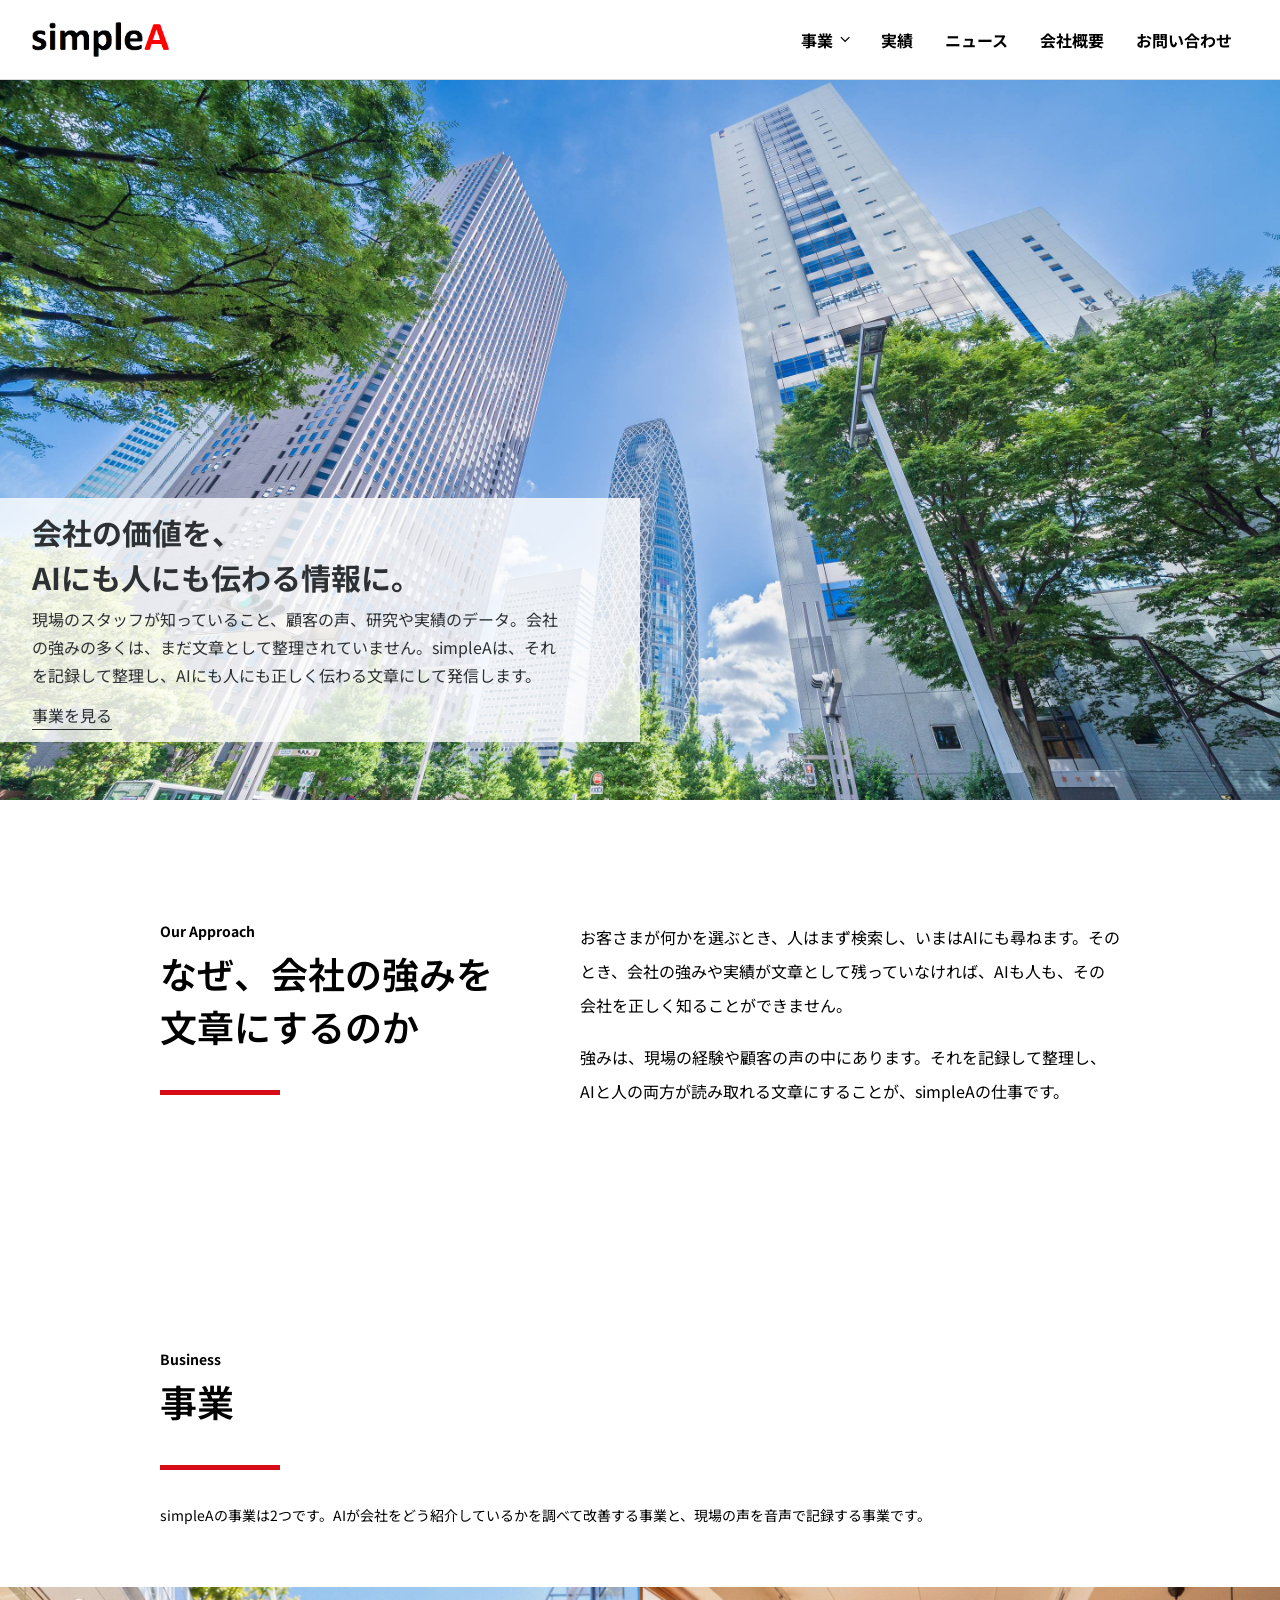
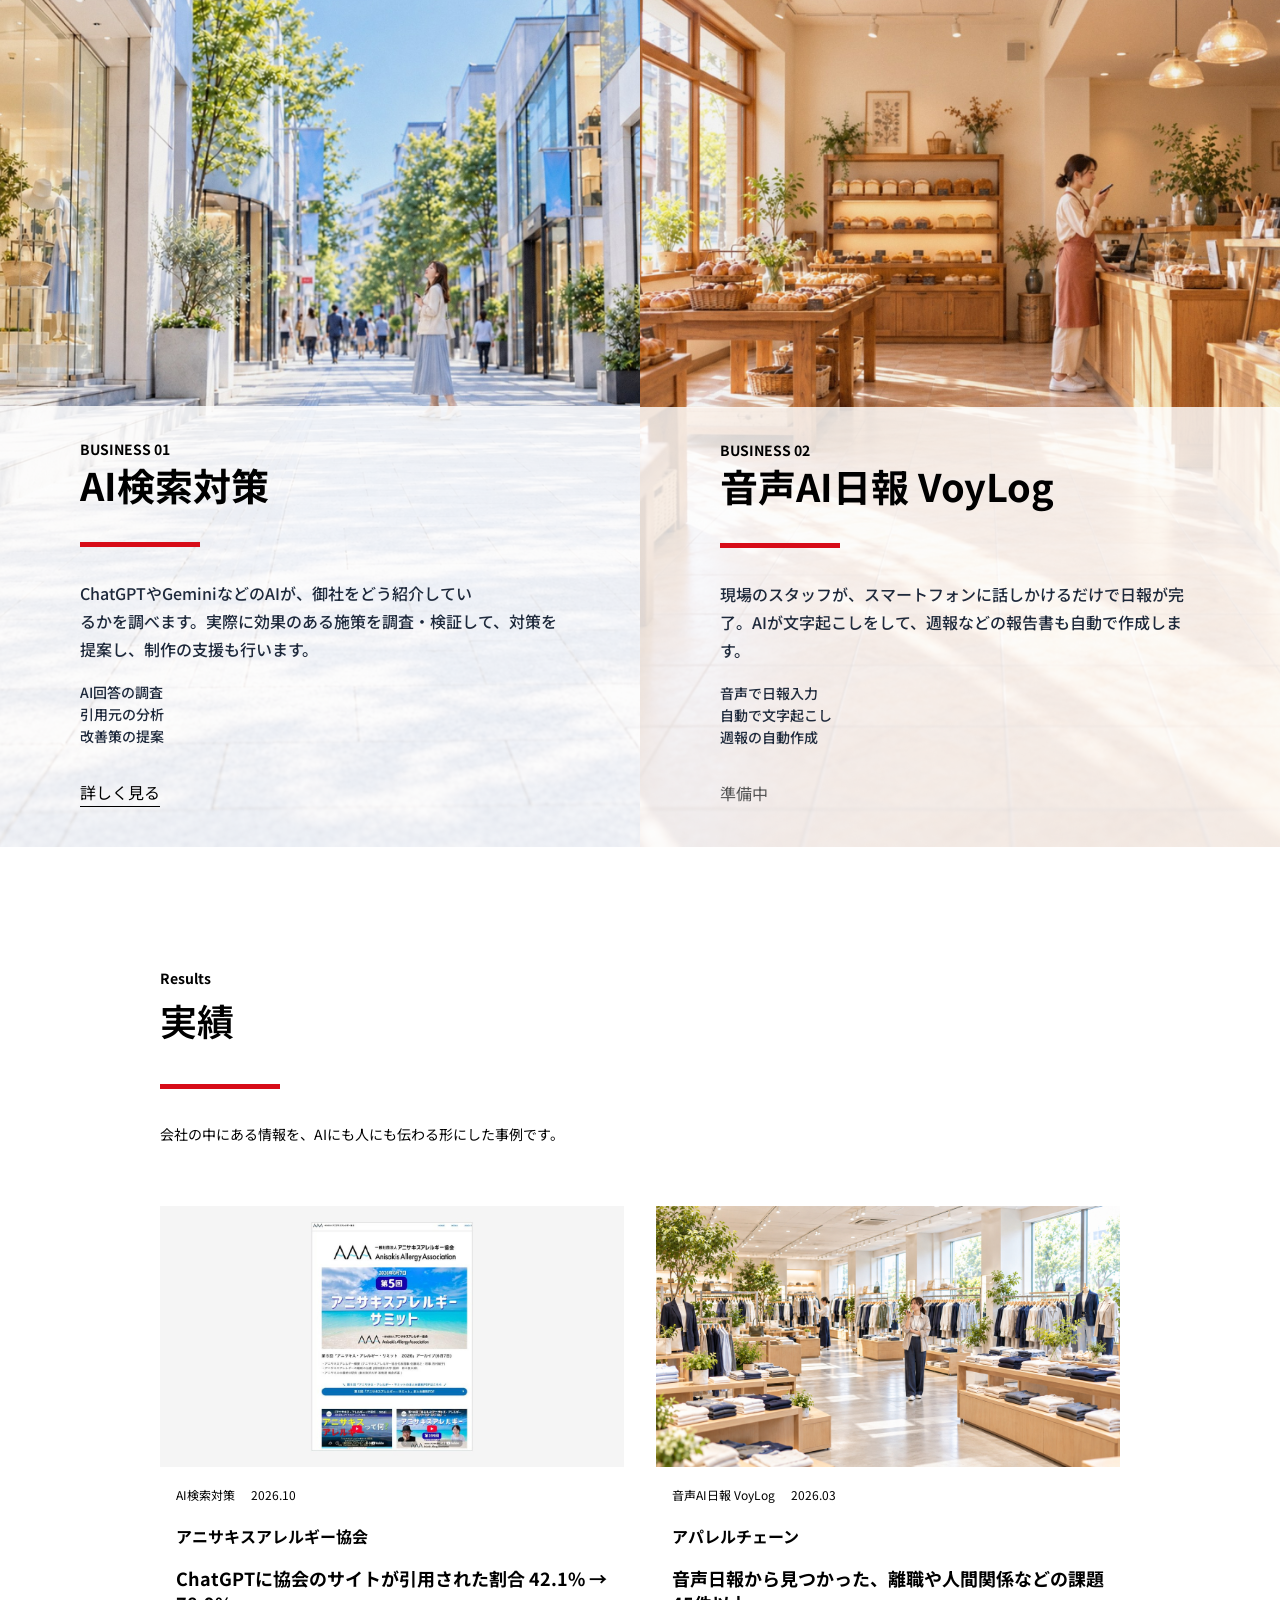
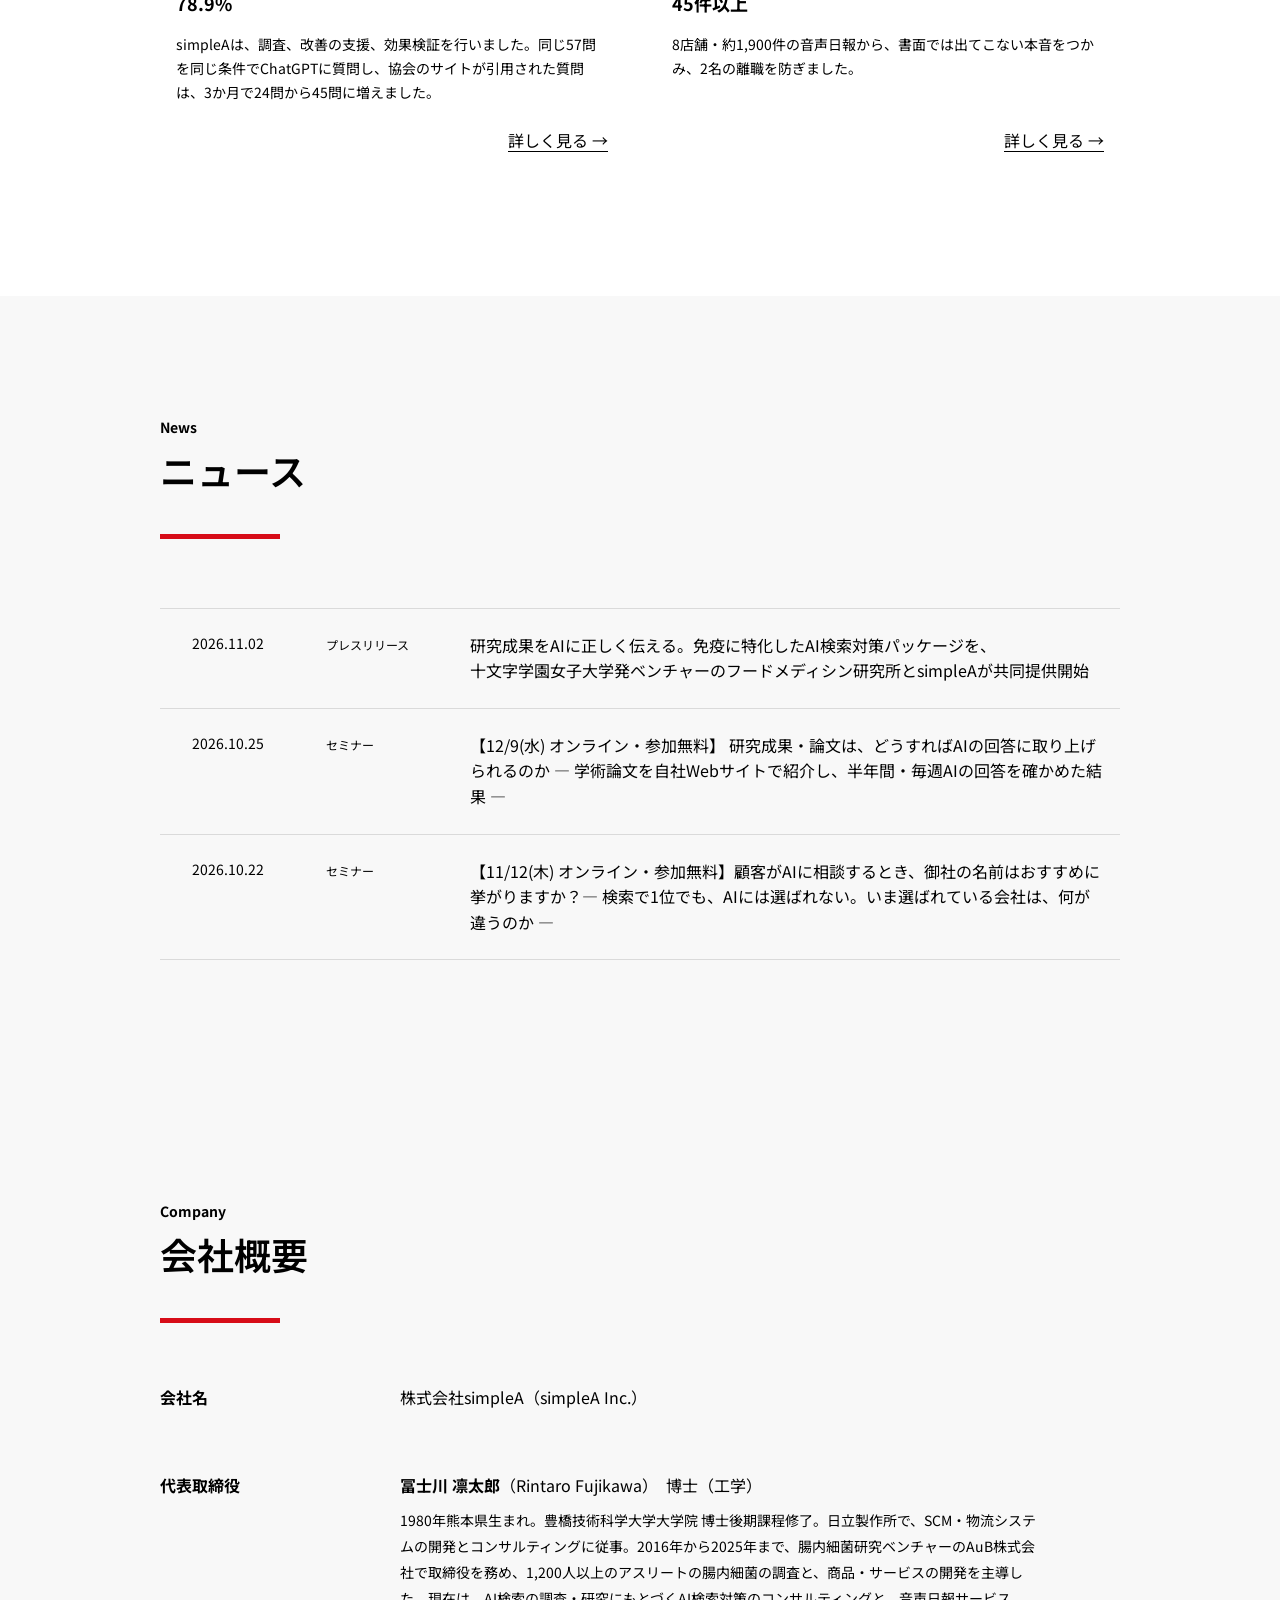
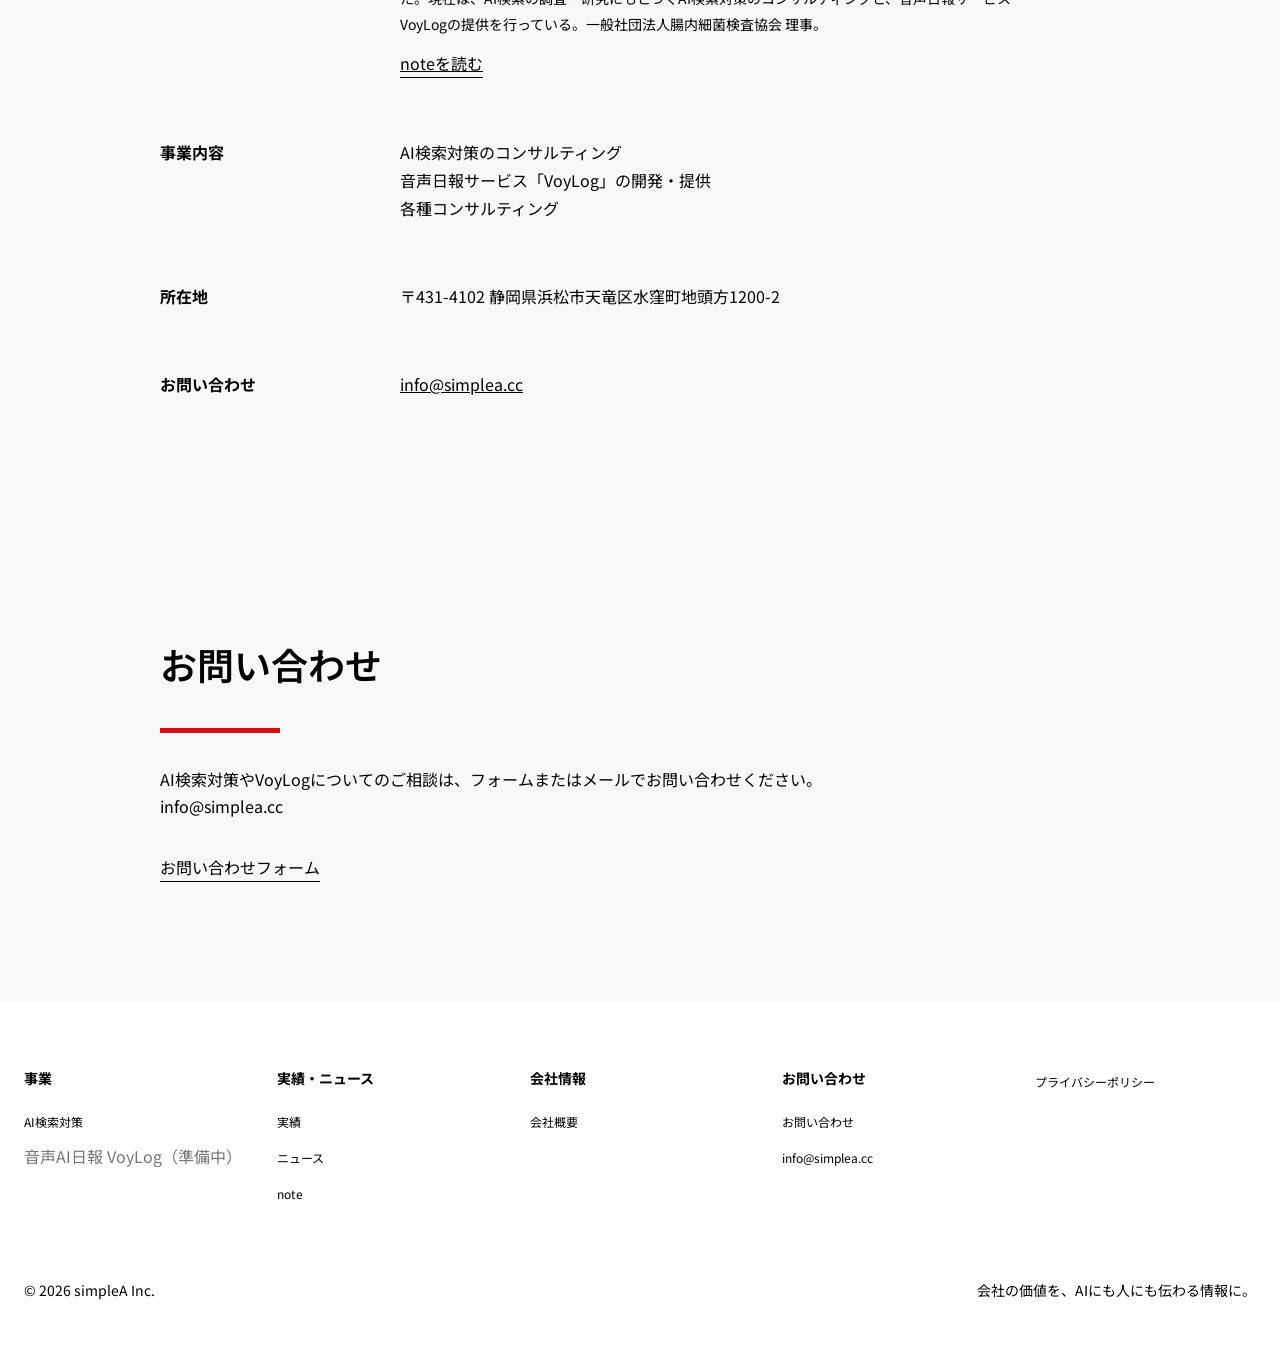
<file: index.html>
<!DOCTYPE html>
<html lang="ja"><head><meta charset="utf-8"/><meta content="width=device-width, initial-scale=1.0" name="viewport"/>
<title>株式会社simpleA | 会社の価値を、AIにも人にも伝わる情報に。</title><meta content="株式会社simpleAは、AI検索対策（LLMO・AIO対策）のコンサルティングと、音声日報サービスVoyLogを提供しています。ChatGPTなどのAIが会社をどう紹介しているかを調べ、改善を支援します。" name="description"/><meta content="website" property="og:type"/><meta content="株式会社simpleA | 会社の価値を、AIにも人にも伝わる情報に。" property="og:title"/><meta content="株式会社simpleAは、AI検索対策（LLMO・AIO対策）のコンサルティングと、音声日報サービスVoyLogを提供しています。ChatGPTなどのAIが会社をどう紹介しているかを調べ、改善を支援します。" property="og:description"/><meta content="https://simplea.cc/" property="og:url"/><meta content="株式会社simpleA" property="og:site_name"/><meta content="ja_JP" property="og:locale"/>
<link href="https://fonts.googleapis.com" rel="preconnect"/><link crossorigin="" href="https://fonts.gstatic.com" rel="preconnect"/>
<link href="https://fonts.googleapis.com/css2?family=Inter:wght@400;600;700&amp;family=Noto+Sans+JP:wght@400;500;700&amp;display=swap" rel="stylesheet"/>
<link href="styles3.css" rel="stylesheet"/><link href="styles-case.css" rel="stylesheet"/><style>
/* Measured references and adaptations: 設計根拠.md — ヒーロー文字載せ */
.hero{min-height:0;background:#fff}.hero .box{background:none;padding:0;max-width:none}.hero .in{padding:0}.hero .wrap{max-width:none}.hero>img{filter:none}
/* Recruit: lower-left, bounded white 80% panel. */
.hero{height:720px}.hero>img{height:100%;object-position:center}.hero .in{position:absolute;left:0;bottom:8%;width:100%}.hero .wrap{margin:0}.hero .box{width:640px;max-width:100%;padding:12px 72px 12px 32px;background:rgba(255,255,255,.8);color:#2d3133}.hero h1{font-size:30px;line-height:45px}.hero .sub{margin-top:5px;font-size:16px;line-height:28px}.hero .bar-link{margin-top:12px}
@media(max-width:767px){.hero{display:block;height:780px}.hero>img{position:absolute;inset:0;aspect-ratio:auto;object-position:center}.hero .in{bottom:8%}.hero .box{width:96%;padding:12px 30px}.hero h1{font-size:24px;line-height:36px}.hero .sub{font-size:14px;line-height:24.5px}.hero .bar-link{margin-top:12px}}
</style><style>.rep-profile .bio{font-size:14px;line-height:26px;margin-top:8px;max-width:640px}.rep-profile .bar-link{margin-top:12px}</style><!-- Google tag (gtag.js) --><script async src="https://www.googletagmanager.com/gtag/js?id=G-3ML06YTEMK"></script><script>window.dataLayer=window.dataLayer||[];function gtag(){dataLayer.push(arguments)}gtag("js",new Date());gtag("config","G-3ML06YTEMK");</script></head><body>
<header class="header"><div class="wrap"><button aria-controls="site-nav" aria-expanded="false" aria-label="メニュー" class="menu-toggle" type="button"><span></span><span></span></button><a class="logo" href="#"><img alt="simpleA" src="img/logo.png"/></a>
<nav class="nav" id="site-nav"><div class="business-nav">
<div class="business-nav-heading"><a href="#business" id="business-link">事業</a><button class="business-toggle" type="button" aria-label="事業のメニューを開閉" aria-expanded="false" aria-controls="business-submenu"></button></div>
<div class="business-submenu" id="business-submenu" inert><div class="business-submenu-inner"><ul><li><a href="ai-search.html">AI検索対策</a></li><li><span class="soon-item">音声AI日報 VoyLog（準備中）</span></li></ul></div></div>
</div><a href="#results">実績</a><a href="#news">ニュース</a><a href="#company">会社概要</a><a class="contact" href="#contact">お問い合わせ</a></nav></div></header><main><section class="hero"><img alt="" src="img/hero.jpg"/><div class="in"><div class="wrap"><div class="box"><h1>会社の価値を、<br/>AIにも人にも伝わる情報に。</h1><p class="sub">現場のスタッフが知っていること、顧客の声、研究や実績のデータ。会社の強みの多くは、まだ文章として整理<span class="keep-ending">されていません。</span>simpleAは、それを記録して整理し、AIにも人にも正しく伝わる文章に<span class="keep-ending">して発信します。</span></p><a class="bar-link" href="#business">事業を見る</a></div></div></div></section>
<section class="sec" id="why"><div class="wrap why">
<div><p class="label">Our Approach</p><h2>なぜ、会社の強みを<br/>文章にするのか</h2></div>
<div class="t"><p>お客さまが何かを選ぶとき、人はまず検索し、いまはAIにも尋ねます。そのとき、会社の強みや実績が文章として残っていなければ、AIも人も、その会社を正しく知るこ<span class="keep-ending">とができません。</span></p>
<p>強みは、現場の経験や顧客の声<span class="keep-ending">の中にあります。</span>それを記録して整理し、AIと人の両方が読み取れる文章にすることが、simpl<span class="keep-ending">eAの仕事です。</span></p></div>
</div></section>
<section id="business">
<div class="wrap business-heading">
<p class="label">Business</p><h2 class="h2">事業</h2>
<p class="lead">simpleAの<span class="keep-ending">事業は2つです。</span>AIが会社をどう紹介しているかを調べて改善する事業と、現場の声を音声で記<span class="keep-ending">録する事業です。</span></p>
</div>
<div class="biz">
<a class="tile ai" href="ai-search.html">
<div class="vis"><img alt="" height="2000" loading="lazy" src="img/tile-ai.jpg" width="2000"/></div>
<div class="tile-copy"><p class="no">BUSINESS 01</p><h3>AI検索対策</h3>
<p class="d">ChatGPTやGeminiなどのAIが、御社をどう紹介してい<span class="keep-ending">るかを調べます。</span>実際に効果のある施策を調査・検証して、対策を提案し、制作の<span class="keep-ending">支援も行います。</span></p>
<ul class="tags"><li>AI回答の調査</li><li>引用元の分析</li><li>改善策の提案</li></ul><span class="more">詳しく見る</span></div>

</a>
<div class="tile vl soon" aria-disabled="true">
<div class="vis"><img alt="" height="2000" loading="lazy" src="img/tile-voylog.jpg" width="2000"/></div>
<div class="tile-copy"><p class="no">BUSINESS 02</p><h3>音声AI日報 VoyLog</h3>
<p class="d">現場のスタッフが、スマートフォンに話しかけるだけで日報が完了。AIが文字起こしをして、週報などの報告書も自動で作成します。</p>
<ul class="tags"><li>音声で日報入力</li><li>自動で文字起こし</li><li>週報の自動作成</li></ul><span class="more">準備中</span></div>

</div>
</div>
</section>
<section class="sec" id="results"><div class="wrap">
<p class="label">Results</p><h2>実績</h2>
<p class="lead">会社の中にある情報を、AIにも人にも伝わる形にした事例です。</p>
<div class="cases">
<a class="case ai" href="case-ai-search.html"><img class="case-thumbnail case-thumbnail-site" src="img/case/aaa-site-card.jpg" alt="アニサキスアレルギー協会のWEBサイト" loading="lazy" width="1280" height="720"/><div class="body"><div class="meta"><span class="case-category">AI検索対策</span><span class="en">2026.10</span></div><h3>アニサキスアレルギー協会</h3><p class="case-card-title">ChatGPTに協会のサイトが引用された割合 42.1% → 78.9%</p><p>simpleAは、調査、改善の支援、効果検<span class="keep-ending">証を行いました。</span>同じ57問を同じ条件でChatGPTに質問し、協会のサイトが引用された質問は、3か月で24問から45<span class="keep-ending">問に増えました。</span></p><span class="case-read-more">詳しく見る<span aria-hidden="true"> →</span></span></div></a>
<a class="case vl" href="case-voylog.html"><img class="case-thumbnail" src="img/case/generated/apparel-ai-voice-report-wide.jpg" alt="店舗で音声日報を入力するスタッフの利用イメージ（生成画像）" loading="lazy" width="2560" height="1440"/><div class="body"><div class="meta"><span class="case-category">音声AI日報 VoyLog</span><span class="en">2026.03</span></div><h3>アパレルチェーン</h3><p class="case-card-title">音声日報から見つかった、離職や人間関係などの課題 45件以上</p><p>8店舗・約1,900件の音声日報から、書面では出てこない本音をつかみ、2名の離職を防ぎました。</p><span class="case-read-more">詳しく見る<span aria-hidden="true"> →</span></span></div></a>
</div></div></section>
<section class="sec soft" id="news"><div class="wrap">
<div class="news-head"><div><p class="label">News</p><h2>ニュース</h2></div></div>
<ul class="news-list">
<li><a href="https://prtimes.jp/main/html/rd/p/000000001.000193462.html" rel="noopener" target="_blank"><time>2026.11.02</time><span class="cat">プレスリリース</span><span>研究成果をAIに正しく伝える。免疫に特化した<span class="keep-ending">AI検索対策パッケージ</span>を、<span class="keep-ending">十文字学園女子大学発ベンチャー</span>の<span class="keep-ending">フードメディシン研究所</span>と<span class="keep-ending">simpleAが共同提供開始</span></span></a></li><li><a href="https://www.link-j.org/member_event/article-54695.html" rel="noopener" target="_blank"><time>2026.10.25</time><span class="cat">セミナー</span><span>【12/9(水) オンライン・参加無料】 研究成果・論文は、どうすればAIの回答に取り上げられるのか ― 学術論文を自社Webサイトで紹介し、半年間・毎週AIの回答を確かめた結果 ―</span></a></li><li><a href="https://www.link-j.org/member_event/article-54489.html" rel="noopener" target="_blank"><time>2026.10.22</time><span class="cat">セミナー</span><span>【11/12(木) オンライン・参加無料】顧客がAIに相談するとき、御社の名前はおすすめに挙がりますか？― 検索で1位でも、AIには選ばれない。いま選ばれている会社は、何が違うのか ―</span></a></li>
</ul></div></section>
<section class="sec soft" id="company"><div class="wrap">
<p class="label">Company</p><h2>会社概要</h2>
<dl class="dl">
<div><dt>会社名</dt><dd>株式会社simpleA（simpleA Inc.）</dd></div>
<div><dt>代表取締役</dt><dd class="rep-profile"><strong>冨士川 凛太郎</strong>（Rintaro Fujikawa）　博士（工学）<p class="bio">1980年熊本県生まれ。豊橋技術科学大学大学院 博士後期課程修了。日立製作所で、SCM・物流システムの開発とコンサルティングに従事。2016年から2025年まで、腸内細菌研究ベンチャーのAuB株式会社で取締役を務め、1,200人以上のアスリートの腸内細菌の調査と、商品・サービスの開発を主導した。現在は、AI検索の調査・研究にもとづくAI検索対策のコンサルティングと、音声日報サービスVoyLogの提供を行っている。一般社団法人腸内細菌検査協会 理事。</p><a class="bar-link" href="https://note.com/simplea_aio" rel="noopener noreferrer" target="_blank">noteを読む</a></dd></div>
<div><dt>事業内容</dt><dd>AI検索対策のコンサルティング<br/>音声日報サービス「VoyLog」の開発・提供<br/>各種コンサルティング</dd></div>
<div><dt>所在地</dt><dd>〒431-4102 静岡県浜松市天竜区水窪町地頭方1200-2</dd></div>
<div><dt>お問い合わせ</dt><dd><a href="mailto:info@simplea.cc">info@simplea.cc</a></dd></div>
</dl></div></section>
<section class="contact-band" id="contact"><div class="wrap">
<div><h2>お問い合わせ</h2><p>AI検索対策やVoyLogについてのご相談は、フォームまたはメールでお問い合わせください。<br/>info@simplea.cc</p></div>
<a class="btn" href="contact.html">お問い合わせフォーム</a>
</div></section>
</main>
<footer class="footer"><div class="wrap">
<div class="f-grid">
<div><h4>事業</h4><ul><li><a href="ai-search.html">AI検索対策</a></li><li><span class="soon-item">音声AI日報 VoyLog（準備中）</span></li></ul></div>
<div><h4>実績・ニュース</h4><ul><li><a href="#results">実績</a></li><li><a href="#news">ニュース</a></li><li><a href="https://note.com/simplea_aio" rel="noopener" target="_blank">note</a></li></ul></div>
<div><h4>会社情報</h4><ul><li></li><li><a href="#company">会社概要</a></li></ul></div>
<div><h4>お問い合わせ</h4><ul><li><a href="#contact">お問い合わせ</a></li><li><a href="mailto:info@simplea.cc">info@simplea.cc</a></li></ul></div>
<div><ul><li><a href="privacy.html">プライバシーポリシー</a></li></ul></div>
</div>
<div class="f-bottom"><span class="en">© 2026 simpleA Inc.</span><span>会社の価値を、AIにも人にも伝わる情報に。</span></div>
</div></footer><script>
const toggle = document.querySelector('.menu-toggle');
const nav = document.querySelector('.nav');
const business = document.querySelector('.business-nav');
const businessToggle = document.querySelector('.business-toggle');
const businessLink = document.querySelector('#business-link');
const submenu = document.querySelector('.business-submenu');
const mobile = matchMedia('(max-width:767px)');
const reducedMotion = matchMedia('(prefers-reduced-motion:reduce)');
let closeTimer;
let slide;
function setBusiness(open, animate = true) {
  clearTimeout(closeTimer);
  const from = submenu.getBoundingClientRect().height;
  if (slide) slide.cancel();
  business.classList.toggle('is-open', open);
  businessToggle.setAttribute('aria-expanded', String(open));
  submenu.inert = !open;
  const to = open ? submenu.firstElementChild.getBoundingClientRect().height + (mobile.matches ? 0 : 2) : 0;
  submenu.style.height = `${to}px`;
  // Sansan uses jQuery slideDown/slideUp(400), whose default easing is swing.
  if (animate && !reducedMotion.matches) {
    const frames = Array.from({length: 21}, (_, i) => ({
      height: `${from + (to - from) * (0.5 - Math.cos(Math.PI * i / 20) / 2)}px`,
      offset: i / 20
    }));
    slide = submenu.animate(frames, {duration: 400, easing: 'linear'});
  }
}
function closeNav() {
  setBusiness(false, false);
  toggle.setAttribute('aria-expanded', 'false');
  nav.classList.remove('is-open');
}
toggle.addEventListener('click', () => {
  const open = toggle.getAttribute('aria-expanded') !== 'true';
  if (!open) closeNav();
  else { toggle.setAttribute('aria-expanded', 'true'); nav.classList.add('is-open'); }
});
businessToggle.addEventListener('click', () => setBusiness(businessToggle.getAttribute('aria-expanded') !== 'true'));
business.addEventListener('pointerenter', e => {
  if (!mobile.matches && e.pointerType !== 'touch') setBusiness(true);
});
business.addEventListener('pointerleave', () => {
  if (!mobile.matches && !business.contains(document.activeElement)) closeTimer = setTimeout(() => setBusiness(false), 120);
});
business.addEventListener('focusin', e => {
  clearTimeout(closeTimer);
  if (!mobile.matches && e.target === businessLink) setBusiness(true);
});
business.addEventListener('focusout', e => {
  if (!business.contains(e.relatedTarget)) setBusiness(false);
});
nav.addEventListener('click', e => { if (e.target.closest('a')) closeNav(); });
document.addEventListener('keydown', e => {
  if (e.key !== 'Escape') return;
  if (businessToggle.getAttribute('aria-expanded') === 'true') {
    businessToggle.focus();
    setBusiness(false);
  } else if (toggle.getAttribute('aria-expanded') === 'true') {
    closeNav();
    toggle.focus();
  }
});
document.addEventListener('pointerdown', e => {
  if (!business.contains(e.target)) setBusiness(false);
});
mobile.addEventListener('change', closeNav);
window.addEventListener('resize', () => {
  if (businessToggle.getAttribute('aria-expanded') === 'true') setBusiness(true, false);
});
</script></body></html>
</file>
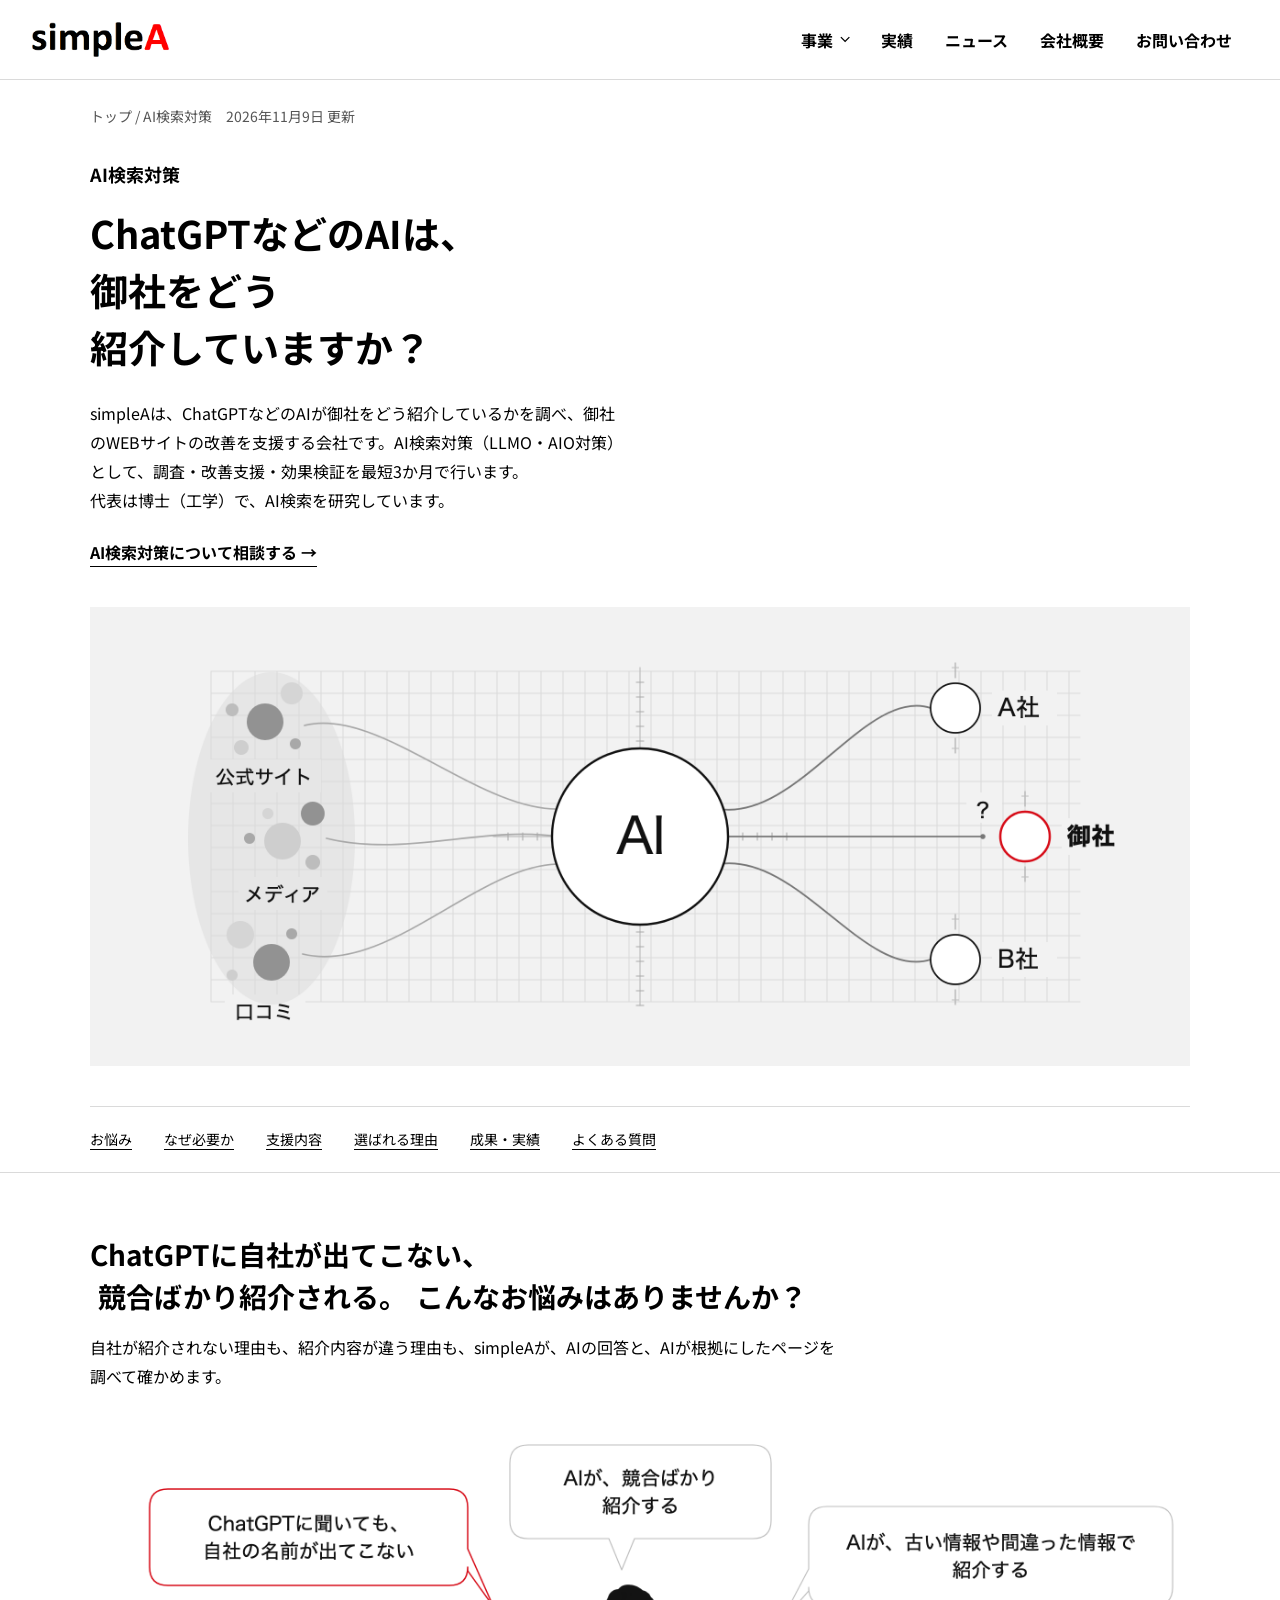
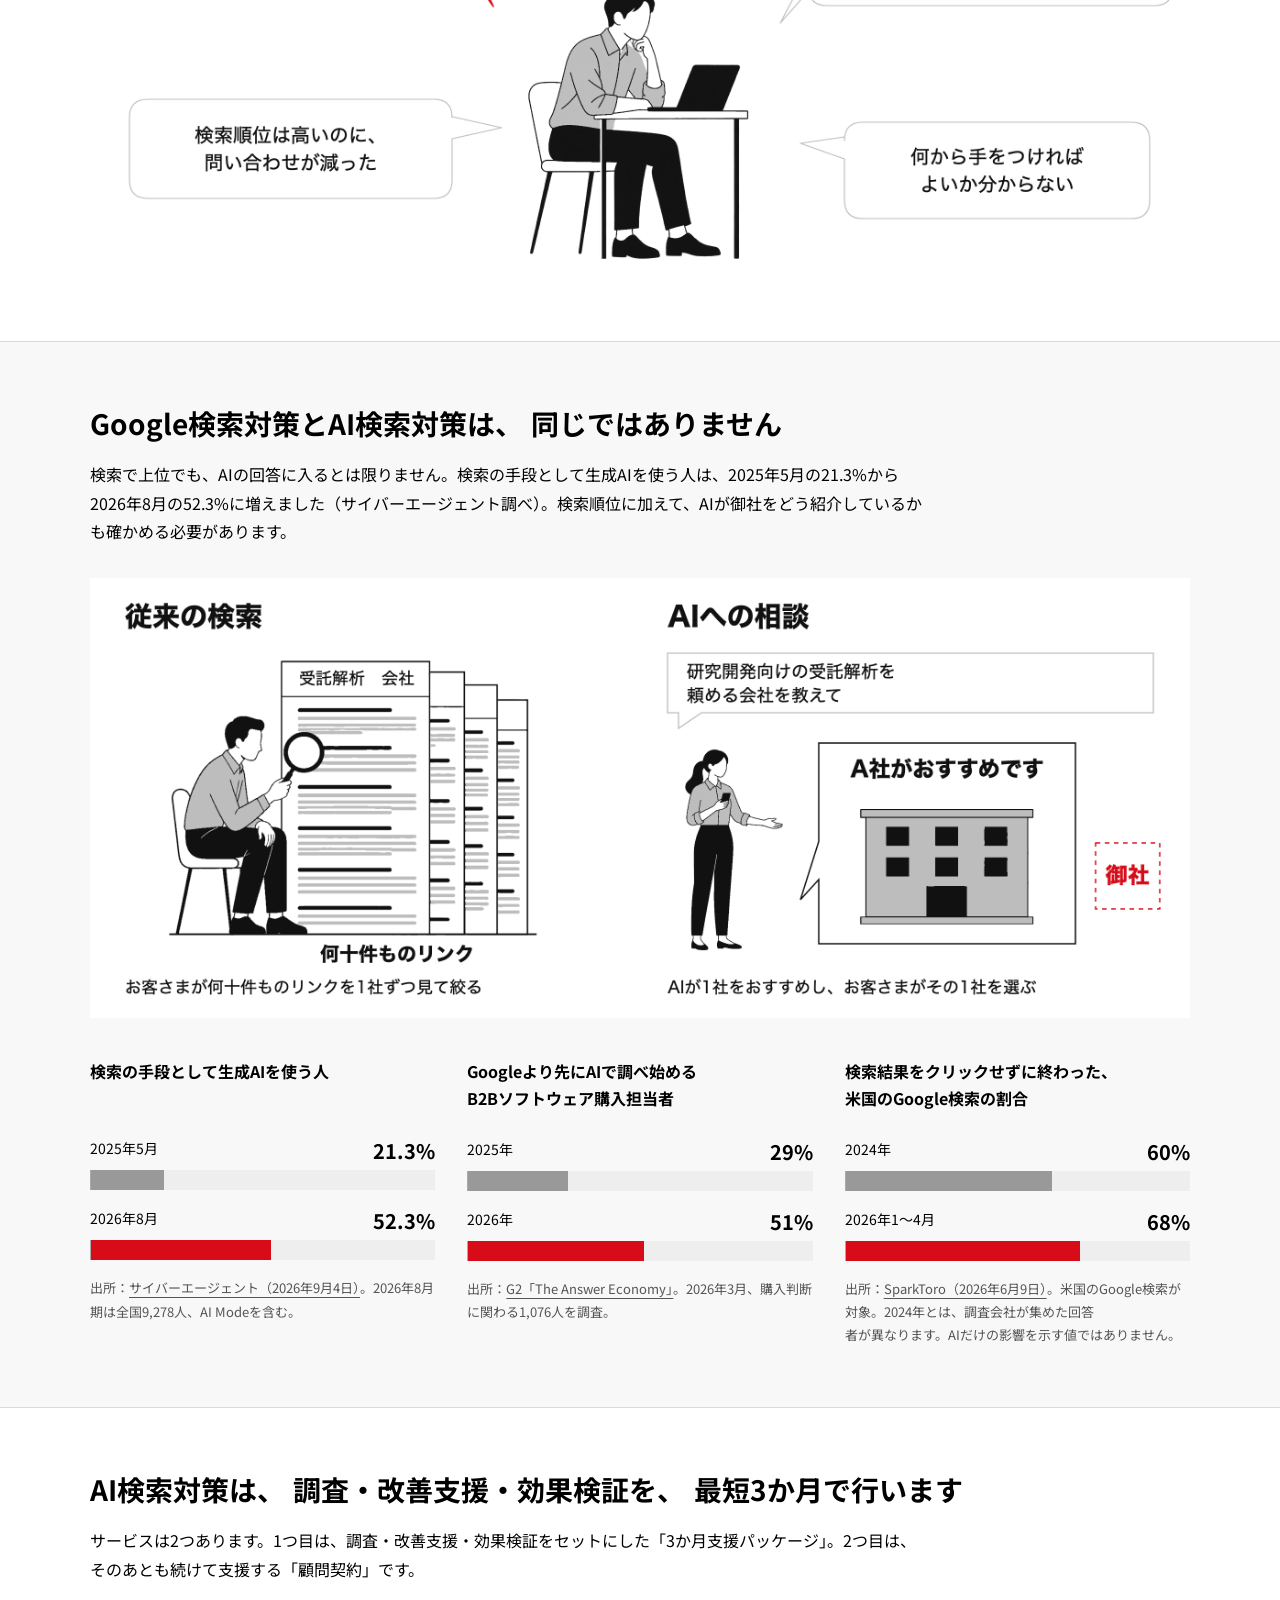
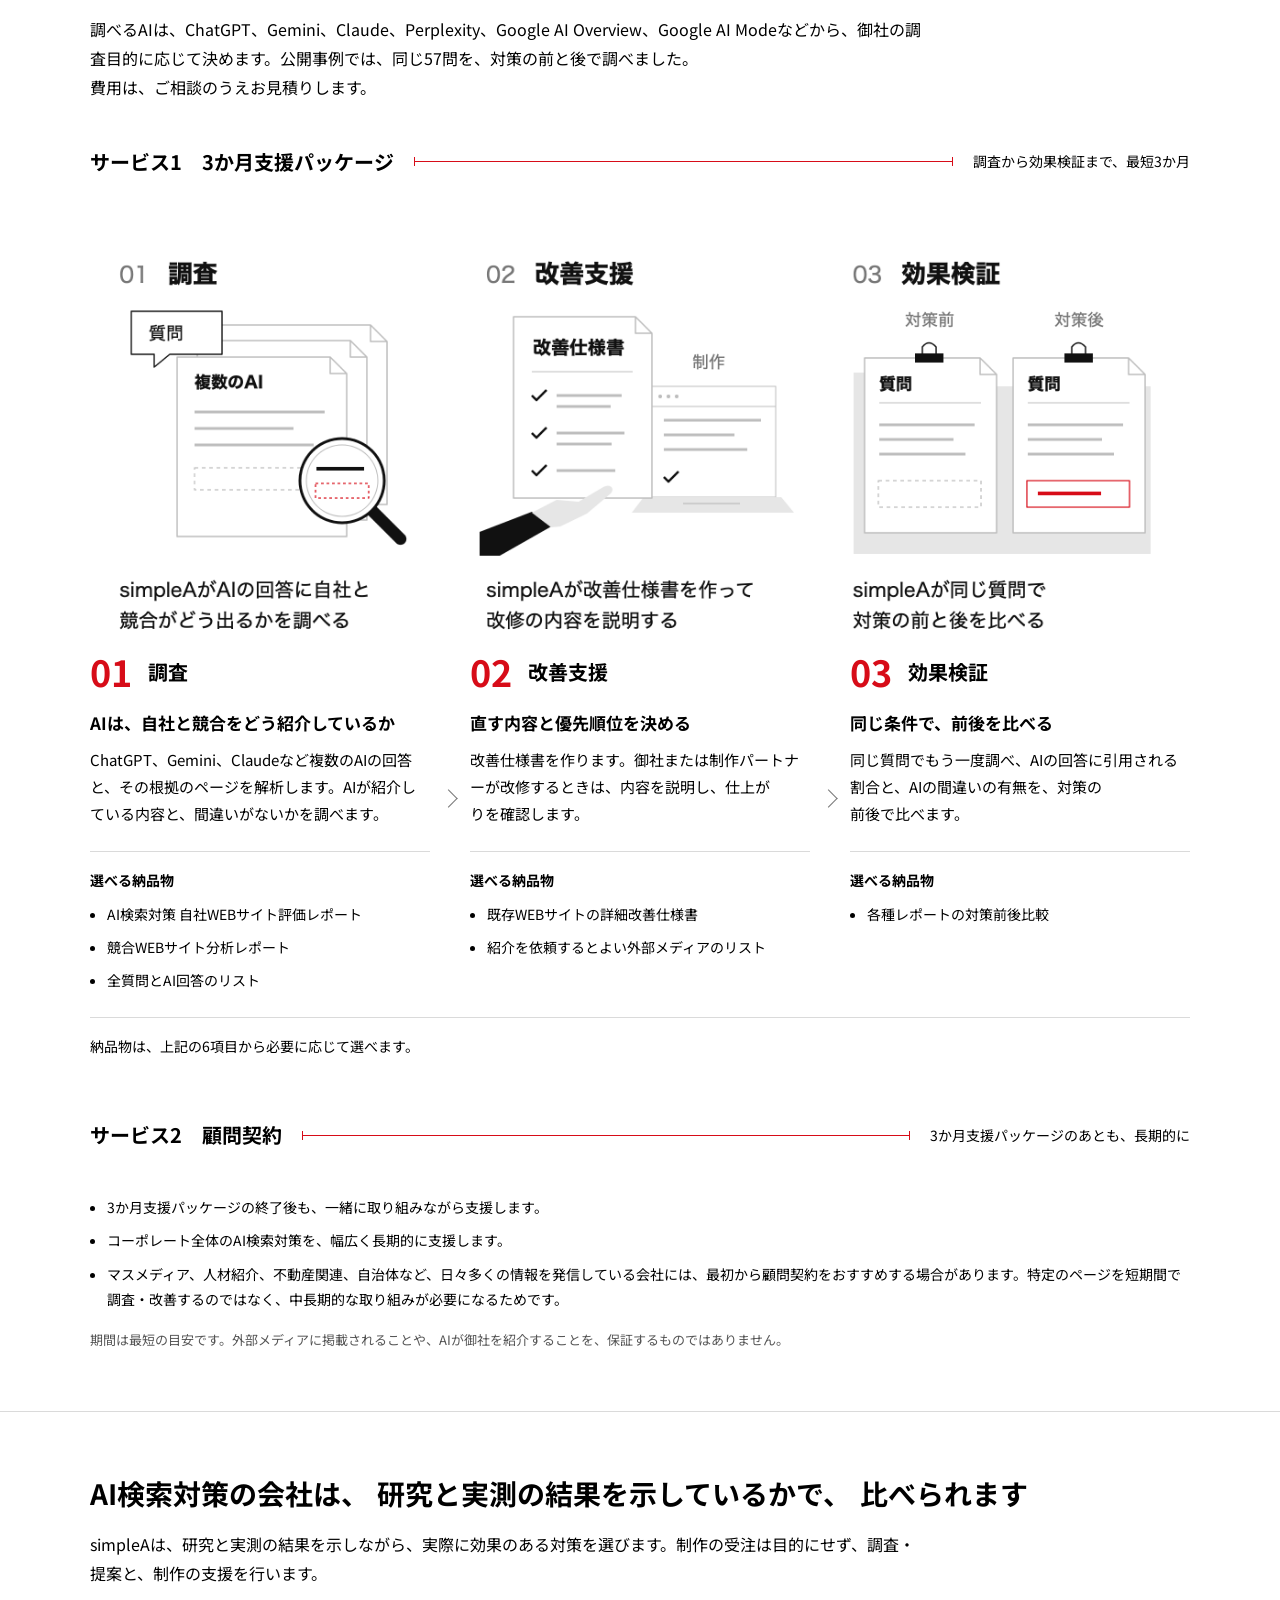
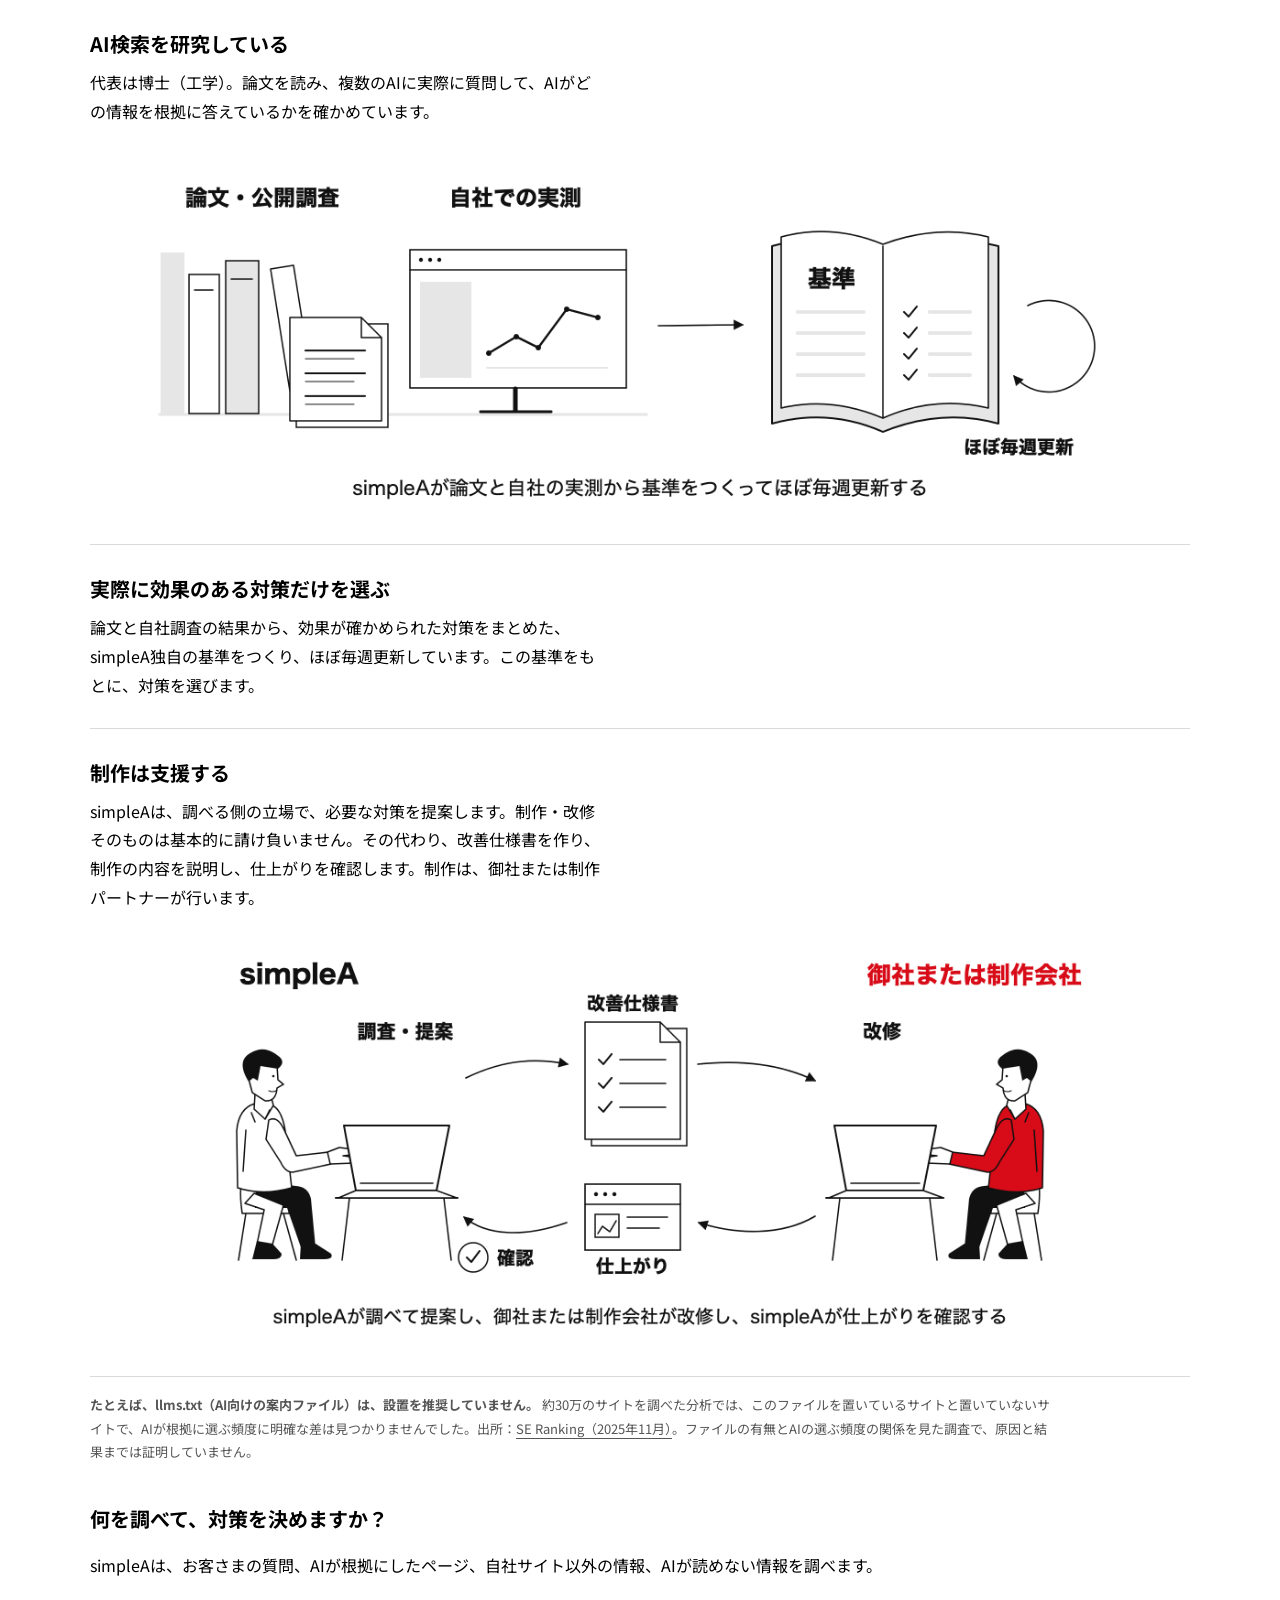
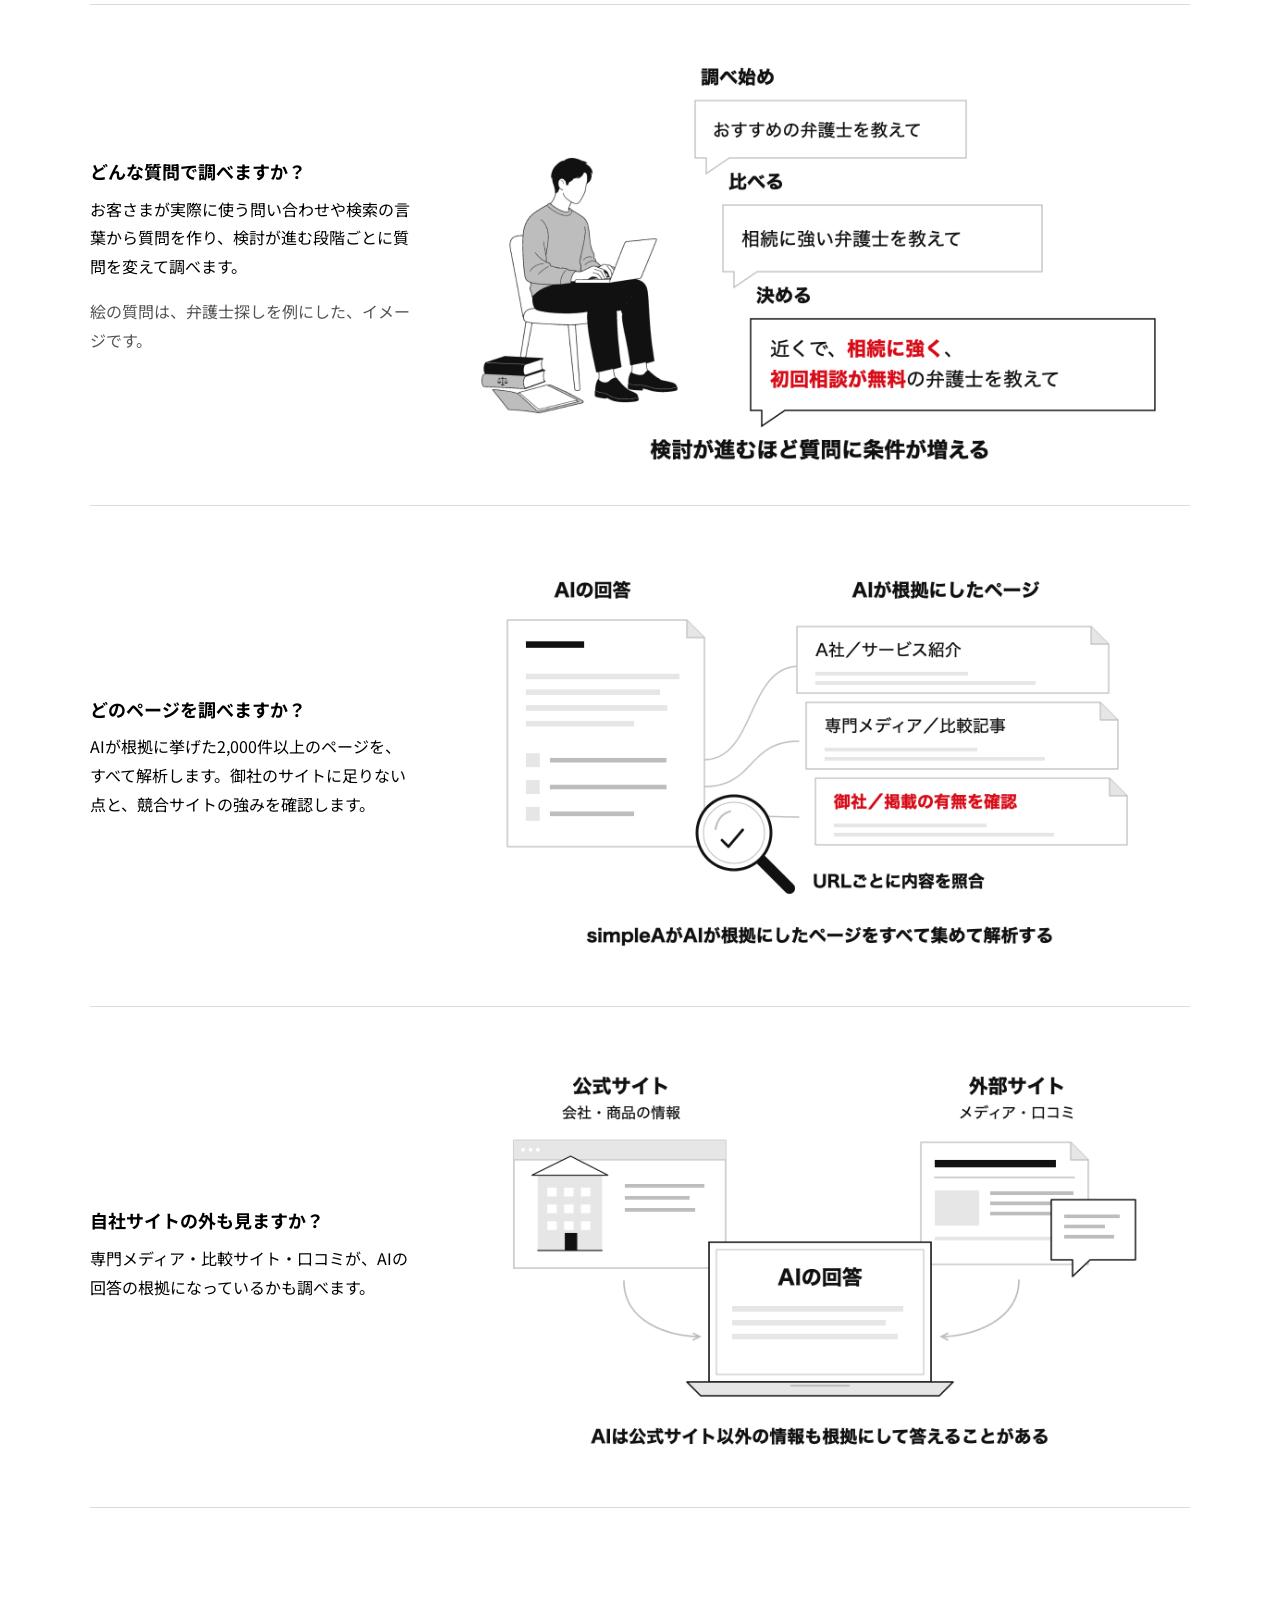
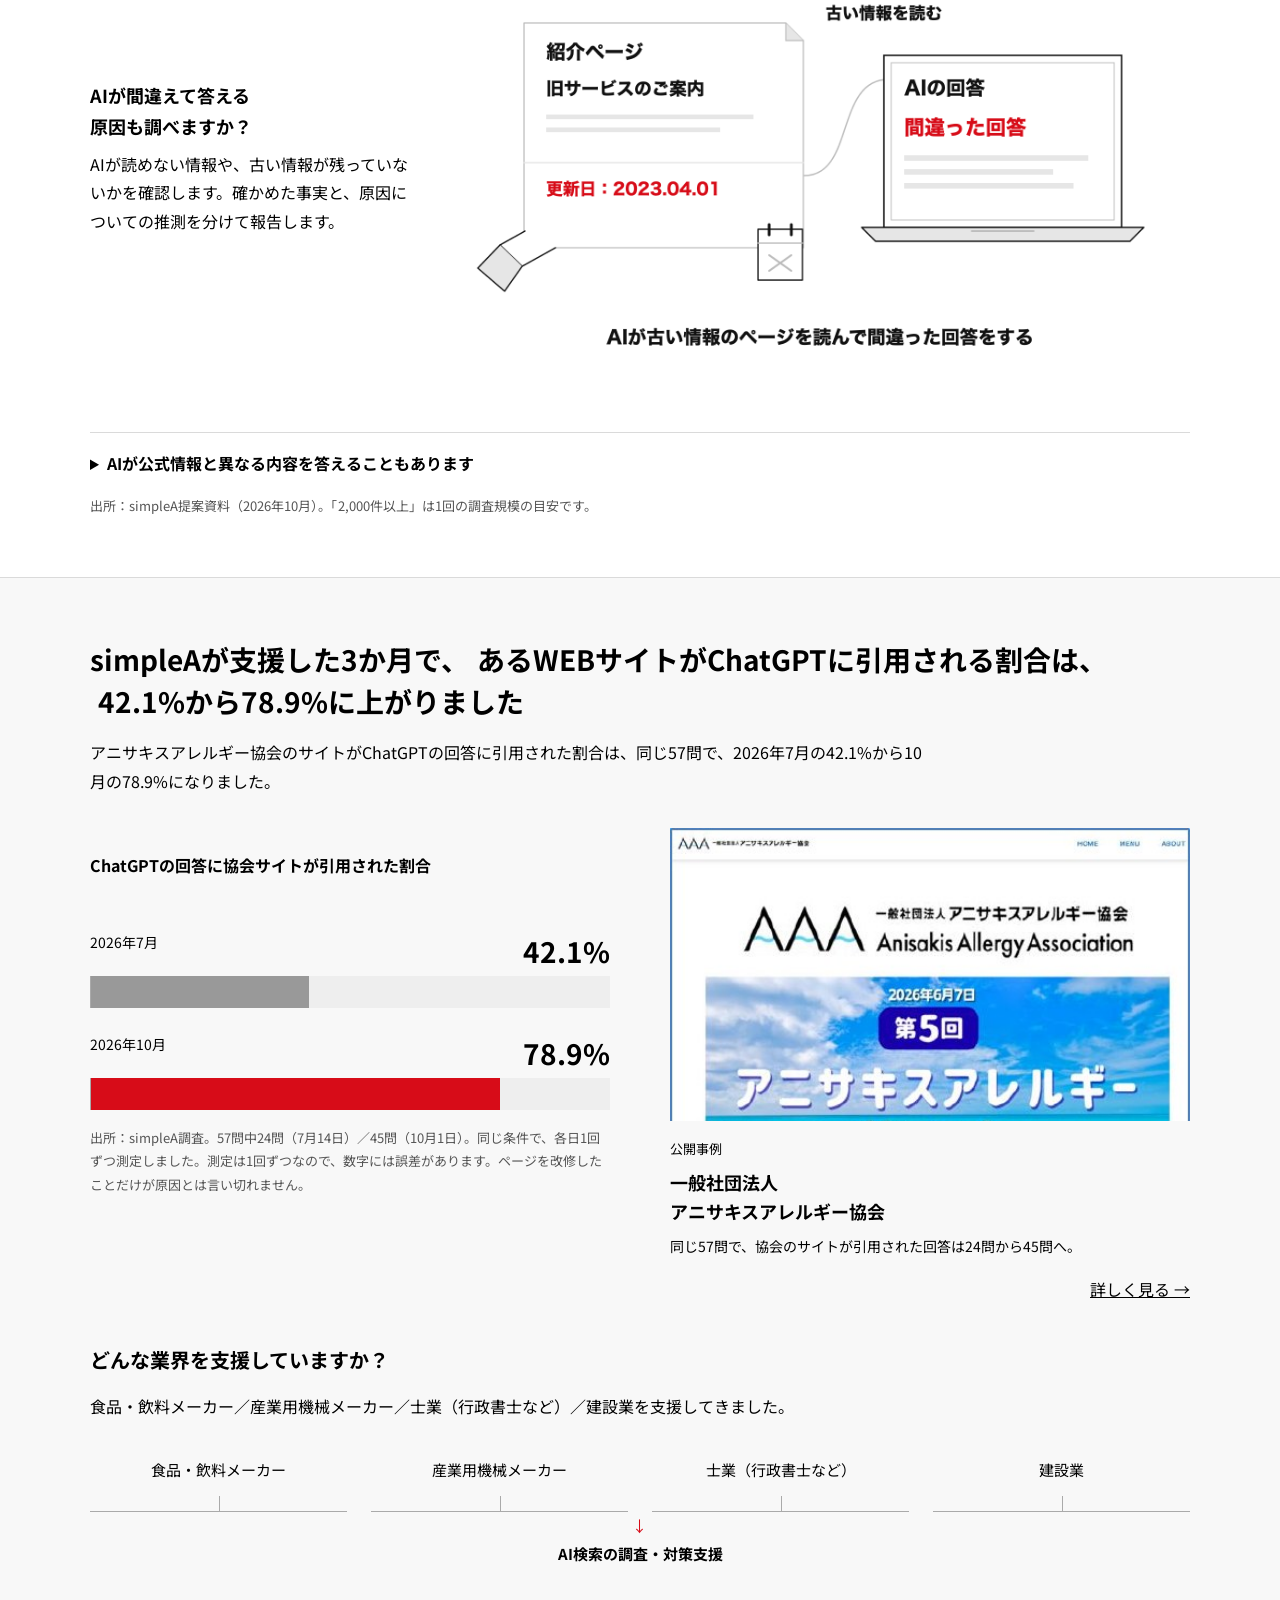
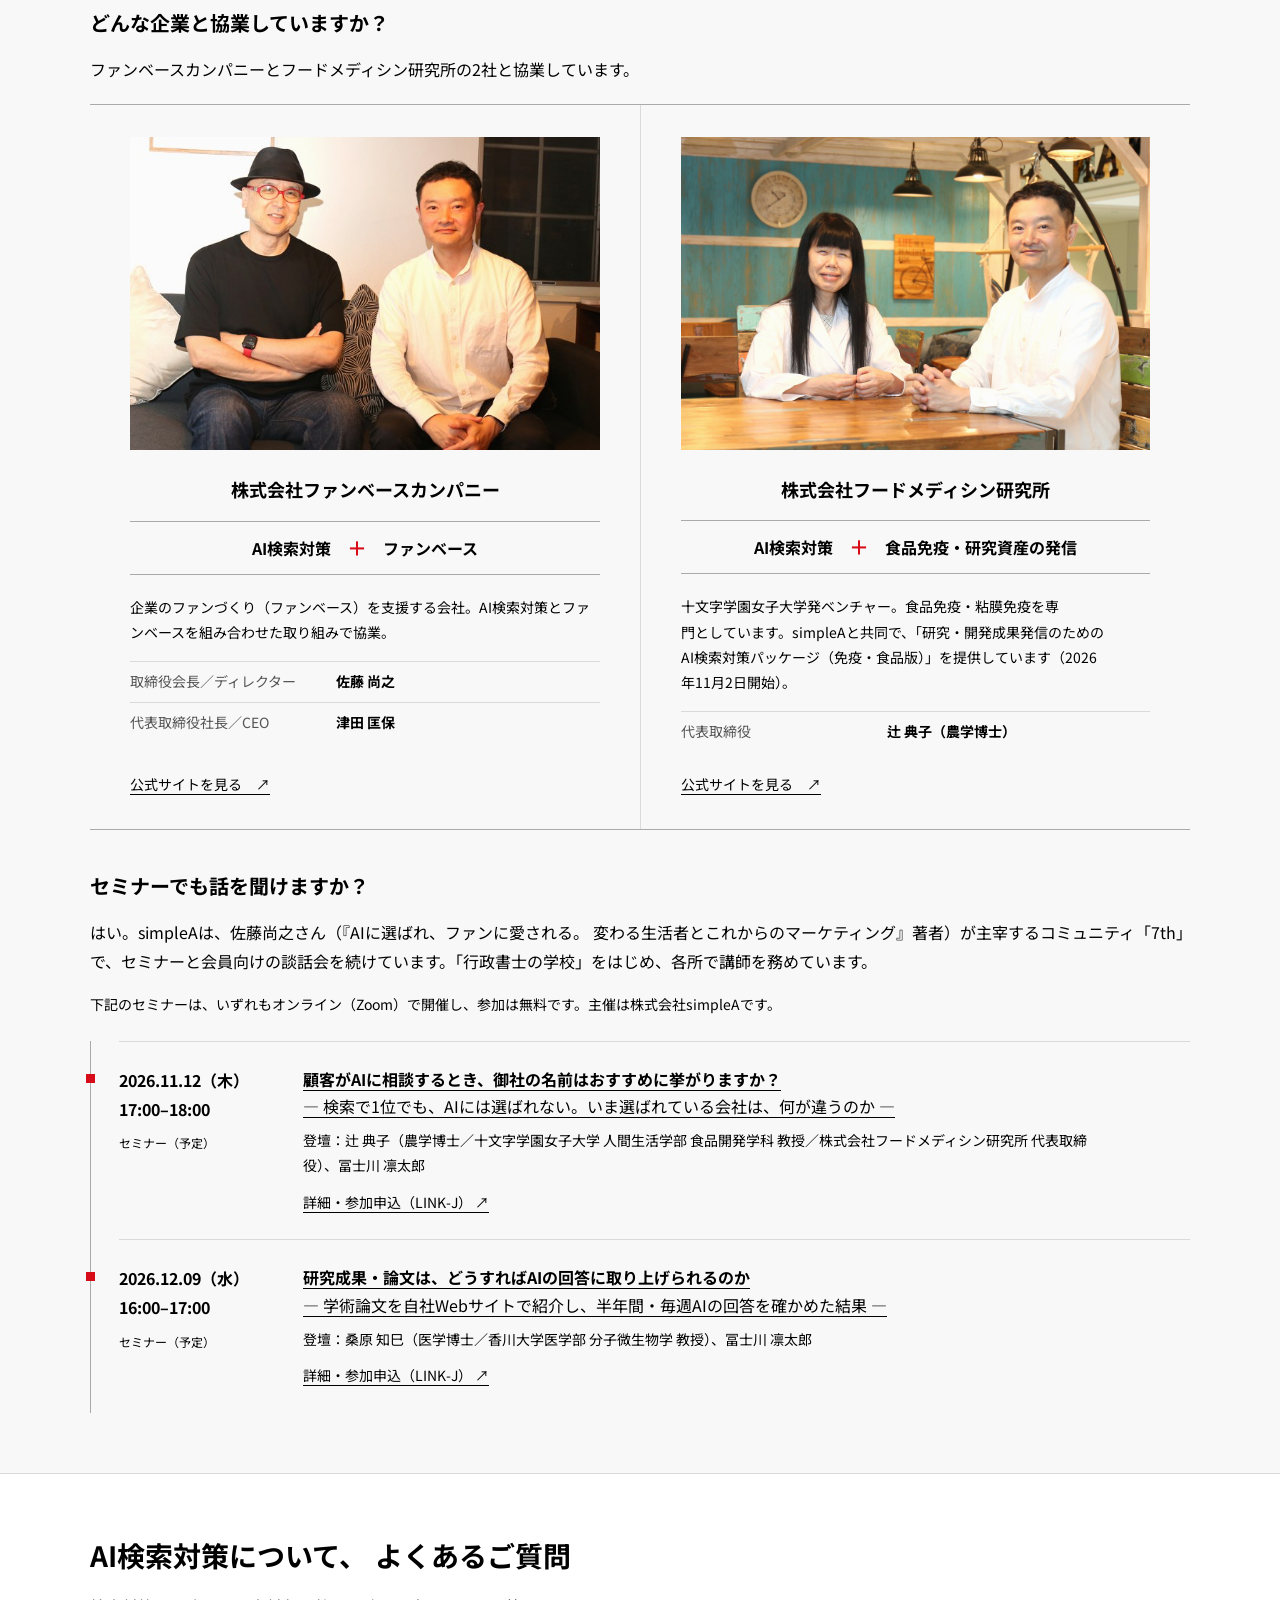
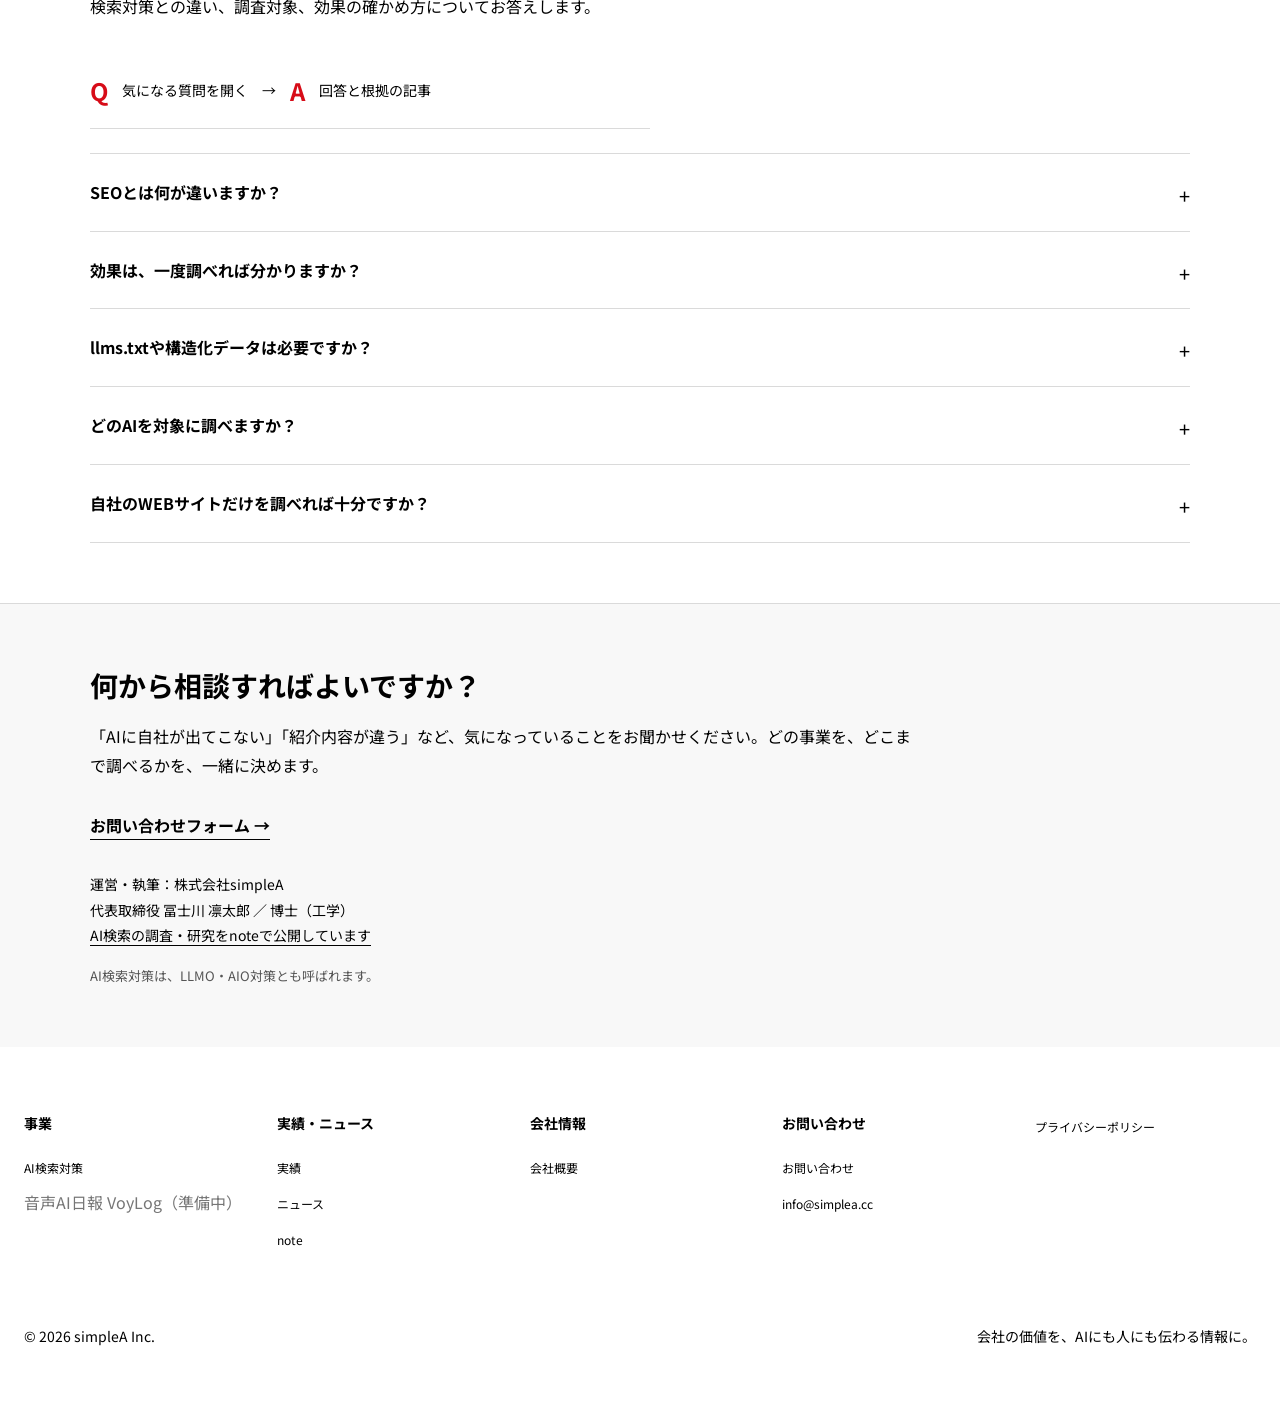
<file: ai-search.html>
<!DOCTYPE html>

<html lang="ja"><head><meta charset="utf-8"/><meta content="width=device-width,initial-scale=1" name="viewport"/><title>AI検索対策（LLMO・AIO対策）｜ChatGPTで自社が紹介されないときは｜株式会社simpleA</title><meta content="AI検索対策（LLMO・AIO対策）。ChatGPTなどのAIが自社を紹介しない、競合ばかり紹介する、古い情報で答える。simpleAがAIの回答と根拠のページを調べ、調査・改善支援・効果検証を最短3か月で支援します。" name="description"/><meta content="article" property="og:type"/><meta content="AI検索対策（LLMO・AIO対策）｜ChatGPTで自社が紹介されないときは｜株式会社simpleA" property="og:title"/><meta content="AI検索対策（LLMO・AIO対策）。ChatGPTなどのAIが自社を紹介しない、競合ばかり紹介する、古い情報で答える。simpleAがAIの回答と根拠のページを調べ、調査・改善支援・効果検証を最短3か月で支援します。" property="og:description"/><meta content="https://simplea.cc/ai-search.html" property="og:url"/><meta content="株式会社simpleA" property="og:site_name"/><meta content="ja_JP" property="og:locale"/><meta content="株式会社simpleA 代表 冨士川 凛太郎" name="author"/><link href="https://fonts.googleapis.com" rel="preconnect"/><link crossorigin="" href="https://fonts.gstatic.com" rel="preconnect"/><link href="https://fonts.googleapis.com/css2?family=Noto+Sans+JP:wght@400;700&amp;display=swap" rel="stylesheet"/><link href="styles3.css" rel="stylesheet"/><link href="styles-aipage.css" rel="stylesheet"/><script type="application/ld+json">{"@context": "https://schema.org", "@type": "FAQPage", "mainEntity": [{"@type": "Question", "name": "SEOとは何が違いますか？", "acceptedAnswer": {"@type": "Answer", "text": "SEOは、検索結果で見つけてもらいやすくする取り組みです。AI検索対策は、AIの回答での紹介内容と、その根拠を確認して改善する取り組みです。SEOの代わりではなく、SEOに加えて取り組みます。"}}, {"@type": "Question", "name": "効果は、一度調べれば分かりますか？", "acceptedAnswer": {"@type": "Answer", "text": "一度の結果だけでは判断できません。自社のページを変更していなくても、AIの仕組みが変わると、回答が変わることがあります。そのため、同じ質問・同じ条件で、継続して調べます。"}}, {"@type": "Question", "name": "llms.txtや構造化データは必要ですか？", "acceptedAnswer": {"@type": "Answer", "text": "一律に必要だとは考えていません。simpleAは、まず情報を「お客さまの質問・その答え・答えの根拠」の順に整理することを重視します。構造化データ（ページの内容を、検索エンジンやAIが読み取りやすい形で書き足す方法）は、そのあとに検討します。llms.txtは、設置を推奨していません。"}}, {"@type": "Question", "name": "どのAIを対象に調べますか？", "acceptedAnswer": {"@type": "Answer", "text": "ChatGPT、Gemini、Claude、Perplexity、Google AI Overview、Google AI Modeなどから、御社の調査目的に応じて決めます。AIによって紹介する企業や根拠にするページが異なるため、複数のAIを確認します。"}}, {"@type": "Question", "name": "自社のWEBサイトだけを調べれば十分ですか？", "acceptedAnswer": {"@type": "Answer", "text": "自社サイトだけでは十分ではありません。AIは、専門メディアや比較サイトも根拠にして答えることがあります。そのため、実際の回答を調べ、自社サイト以外のページが御社をどう紹介しているかも確認します。"}}]}</script><!-- Google tag (gtag.js) --><script async src="https://www.googletagmanager.com/gtag/js?id=G-3ML06YTEMK"></script><script>window.dataLayer=window.dataLayer||[];function gtag(){dataLayer.push(arguments)}gtag("js",new Date());gtag("config","G-3ML06YTEMK");</script></head><body><header class="header"><div class="wrap"><button aria-controls="site-nav" aria-expanded="false" aria-label="メニュー" class="menu-toggle" type="button"><span></span><span></span></button><a class="logo" href="index.html"><img alt="simpleA" src="img/logo.png"/></a>
<nav class="nav" id="site-nav"><div class="business-nav">
<div class="business-nav-heading"><a href="index.html#business" id="business-link">事業</a><button aria-controls="business-submenu" aria-expanded="false" aria-label="事業のメニューを開閉" class="business-toggle" type="button"></button></div>
<div class="business-submenu" id="business-submenu" inert=""><div class="business-submenu-inner"><ul><li><a href="ai-search.html">AI検索対策</a></li><li><span class="soon-item">音声AI日報 VoyLog（準備中）</span></li></ul></div></div>
</div><a href="index.html#results">実績</a><a href="index.html#news">ニュース</a><a href="index.html#company">会社概要</a><a class="contact" href="index.html#contact">お問い合わせ</a></nav></div></header><main><section class="ai-hero"><div class="wrap"><p class="crumb"><a href="index.html">トップ</a> / AI検索対策　<time datetime="2026-11-09">2026年11月9日 更新</time></p><div class="hero-grid"><div><h1><span>AI検索対策</span>ChatGPTなどのAIは、<br/>御社をどう<br class="pc"/>紹介していますか？</h1><p class="answer">simpleAは、ChatGPTなどのAIが御社をどう紹介しているかを調べ、御社のWEBサイトの改<span class="keep-ending">善を支援する会社です。</span>AI検索対策（LLMO・AIO対策）として、調査・改善支援・効果検証を最短3<span class="keep-ending">か月で行います。</span><span class="keep-ending">代表は博士（工学）で、AI検索を研究しています。</span></p><a class="bar-link" href="contact.html">AI検索対策について相談する <span aria-hidden="true">→</span></a></div><figure class="hero-visual"><img src="img/figures/hero.png?v=2" alt="AIが会社を紹介する仕組みのイメージ図。公式サイト・メディア・口コミの情報がAIに集まり、AIがA社、B社、御社などの会社を紹介する。御社がどう紹介されているかは、？で示している。" width="2400" height="1000"/></figure></div><nav aria-label="このページの内容" class="page-nav"><a href="#concerns">お悩み</a><a href="#why">なぜ必要か</a><a href="#package">支援内容</a><a href="#features">選ばれる理由</a><a href="#results">成果・実績</a><a href="#faq">よくある質問</a></nav></div></section><section class="ai-section" id="concerns"><div class="wrap"><h2><span class="heading-phrase">ChatGPTに自社が出てこない、</span><span class="heading-phrase">競合ばかり紹介される。</span><span class="heading-phrase">こんなお悩みはありませんか？</span></h2><p class="answer">自社が紹介されない理由も、紹介内容が違う理由も、simpleAが、AIの回答と、AIが根拠にしたページを調<span class="keep-ending">べて確かめます。</span></p><figure class="figure-wide"><img src="img/figures/concerns.png" alt="お悩みの吹き出しの絵。「ChatGPTに聞いても、自社の名前が出てこない」「AIが、競合ばかり紹介する」「AIが、古い情報や間違った情報で紹介する」「検索順位は高いのに、問い合わせが減った」「何から手をつければよいか分からない」。" width="2400" height="1000" loading="lazy"/></figure><div class="sr-only"><ul class="concern-list"><li><p>ChatGPTに聞いても、<br/>自社の名前が出てこない</p></li><li><p>AIが、競合ばかり<br/>紹介する</p></li><li><p>AIが、古い情報や間違った情報で<br/>紹介する</p></li><li><p>検索順位は高いのに、<br/>問い合わせが減った</p></li><li><p>何から手をつければ<br/>よいか分からない</p></li></ul></div></div></section><section class="ai-section soft" id="why"><div class="wrap"><h2><span class="heading-phrase">Google検索対策とAI検索対策は、</span><span class="heading-phrase">同じではありません</span></h2><p class="answer">検索で上位でも、AIの回答に入る<span class="keep-ending">とは限りません。</span>検索の手段として生成AIを使う人は、2025年5月の21.3%から2026年8月の52.3%に増えました（サイバーエー<span class="keep-ending">ジェント調べ）。</span>検索順位に加えて、AIが御社をどう紹介しているかも確かめる<span class="keep-ending">必要があります。</span></p><figure class="figure-wide"><img src="img/figures/compare.png" alt="検索とAIの違いの絵。左の従来の検索では、お客さまが何十件ものリンクを1社ずつ見て絞る。右のAIへの相談では、AIがA社を1社だけおすすめし、お客さまがその1社を選ぶ。御社は、おすすめされていない。" width="2400" height="960" loading="lazy"/></figure><div class="statistics"><figure class="data-figure"><h3>検索の手段として生成AIを使う人</h3><div aria-label="検索の手段として生成AIを使う人。2025年5月 21.3%、2026年8月 52.3%。すべて0から100%の共通尺度。" class="bars" role="img"><div class="bar-row"><span>2025年5月</span><div class="bar-track"><i class="" style="width:21.3%"></i></div><strong>21.3%</strong></div><div class="bar-row"><span>2026年8月</span><div class="bar-track"><i class="current" style="width:52.3%"></i></div><strong>52.3%</strong></div></div><figcaption class="source">出所：<a href="https://www.cyberagent-adagency.com/news/1043/">サイバーエージェント（2026年9月4日）</a>。2026年8月期は全国9,278人、AI Modeを含む。</figcaption></figure><figure class="data-figure"><h3>Googleより先にAIで調べ始める<br/>B2Bソフトウェア購入担当者</h3><div aria-label="Googleより先にAIで調べ始めるB2Bソフトウェア購入担当者。2025年 29%、2026年 51%。すべて0から100%の共通尺度。" class="bars" role="img"><div class="bar-row"><span>2025年</span><div class="bar-track"><i class="" style="width:29%"></i></div><strong>29%</strong></div><div class="bar-row"><span>2026年</span><div class="bar-track"><i class="current" style="width:51%"></i></div><strong>51%</strong></div></div><figcaption class="source">出所：<a href="https://learn.g2.com/g2-2026-ai-search-insight-report">G2「The Answer Economy」</a>。2026年3月、購入判断に関わる1,076人を調査。</figcaption></figure><figure class="data-figure"><h3>検索結果をクリックせずに終わった、<br/>米国のGoogle検索の割合</h3><div aria-label="検索結果をクリックせずに終わった、米国のGoogle検索の割合。2024年 60%、2026年1〜4月 68%。すべて0から100%の共通尺度。" class="bars" role="img"><div class="bar-row"><span>2024年</span><div class="bar-track"><i class="" style="width:60%"></i></div><strong>60%</strong></div><div class="bar-row"><span>2026年1〜4月</span><div class="bar-track"><i class="current" style="width:68%"></i></div><strong>68%</strong></div></div><figcaption class="source">出所：<a href="https://sparktoro.com/blog/zero-click-search-what-still-works/">SparkToro（2026年6月9日）</a>。米国のGoogle検索が対象。2024年とは、調査会社が集めた回答<span class="keep-ending">者が異なります。</span>AIだけの影響を示す値ではありません。</figcaption></figure></div></div></section><section class="ai-section" id="package"><div class="wrap"><h2><span class="heading-phrase">AI検索対策は、</span><span class="heading-phrase">調査・改善支援・効果検証を、</span><span class="heading-phrase">最短3か月で行います</span></h2><p class="answer">サービスは2つあります。1つ目は、調査・改善支援・効果検証をセットにした「3か月支援パッケージ」。2つ目は、そのあとも続けて支援する「顧問契約」です。</p><p class="answer">調べるAIは、ChatGPT、Gemini、Claude、Perplexity、Google AI Overview、Google AI Modeなどから、御社の調査目的に<span class="keep-ending">応じて決めます。</span>公開事例では、同じ57問を、対策の前と<span class="keep-ending">後で調べました。</span><span class="keep-ending">費用は、ご相談のうえお見積りします。</span></p><p class="flow-duration"><span>サービス1　3か月支援パッケージ</span><span aria-hidden="true" class="duration-rule"></span><span>調査から効果検証まで、最短3か月</span></p><figure class="figure-wide"><img src="img/figures/service3.png" alt="サービスの3つのステップの絵。01 調査：simpleAがAIの回答に自社と競合がどう出るかを調べる。02 改善支援：simpleAが改善仕様書を作って改修の内容を説明する。03 効果検証：simpleAが同じ質問で対策の前と後を比べる。" width="2400" height="900" loading="lazy"/></figure><ol aria-label="調査、改善支援、効果検証の順に進めます" class="service-flow"><li><h3><span>01</span>調査</h3><h4>AIは、自社と競合をどう紹介しているか</h4><p>ChatGPT、Gemini、Claudeなど複数のAIの回答と、その根拠のペー<span class="keep-ending">ジを解析します。</span>AIが紹介している内容と、間違いがな<span class="keep-ending">いかを調べます。</span></p><div class="deliverables"><p>選べる納品物</p><ul><li>AI検索対策 自社WEBサイト評価レポート</li><li>競合WEBサイト分析レポート</li><li>全質問とAI回答のリスト</li></ul></div></li><li><h3><span>02</span>改善支援</h3><h4>直す内容と優先順位を決める</h4><p>改善仕様書を作ります。御社または制作パートナーが改修するときは、内容を説明し、仕上が<span class="keep-ending">りを確認します。</span></p><div class="deliverables"><p>選べる納品物</p><ul><li>既存WEBサイトの詳細改善仕様書</li><li>紹介を依頼するとよい外部メディアのリスト</li></ul></div></li><li><h3><span>03</span>効果検証</h3><h4>同じ条件で、前後を比べる</h4><p>同じ質問でもう一度調べ、AIの回答に引用される割合と、AIの間違いの有無を、対策の<span class="keep-ending">前後で比べます。</span></p><div class="deliverables"><p>選べる納品物</p><ul><li>各種レポートの対策前後比較</li></ul></div></li></ol><p class="deliverable-intro">納品物は、上記の6項目から必要に<span class="keep-ending">応じて選べます。</span></p><div class="advisory"><p class="flow-duration"><span>サービス2　顧問契約</span><span aria-hidden="true" class="duration-rule"></span><span>3か月支援パッケージのあとも、長期的に</span></p><ul><li>3か月支援パッケージの終了後も、一緒に取り組みながら支援します。</li><li>コーポレート全体のAI検索対策を、幅広く長期的に支援します。</li><li>マスメディア、人材紹介、不動産関連、自治体など、日々多くの情報を発信している会社には、最初から顧問契約をおすすめする<span class="keep-ending">場合があります。</span>特定のページを短期間で調査・改善する<span class="keep-ending">のではなく、</span>中長期的な取り組みが必要<span class="keep-ending">になるためです。</span></li></ul></div><p class="source">期間は<span class="keep-ending">最短の目安です。</span>外部メディアに掲載されることや、AIが御社を紹介することを、保証するもの<span class="keep-ending">ではありません。</span></p></div></section><section class="ai-section" id="features"><div class="wrap"><h2><span class="heading-phrase">AI検索対策の会社は、</span><span class="heading-phrase">研究と実測の結果を示しているかで、</span><span class="heading-phrase">比べられます</span></h2><p class="answer">simpleAは、研究と実測の結果を示しながら、実際に効果のある<span class="keep-ending">対策を選びます。</span>制作の受注は目的にせず、調査・提案と、制作の<span class="keep-ending">支援を行います。</span></p><div class="reason-list"><article><div><h3>AI検索を研究している</h3><p>代表<span class="keep-ending">は博士（工学）。</span>論文を読み、複数のAIに実際に質問して、AIがどの情報を根拠に答えているかを<span class="keep-ending">確かめています。</span></p></div><img src="img/figures/kijun.png" alt="基準の絵。simpleAが、論文・公開調査と自社での実測から基準をつくり、ほぼ毎週更新する。" width="2400" height="800" loading="lazy"/></article><article><div><h3>実際に効果のある対策だけを選ぶ</h3><p>論文と自社調査の結果から、効果が確かめられた対策をまとめた、simpleA独自の基準をつくり、ほぼ毎週<span class="keep-ending">更新しています。</span>この基準をもとに、<span class="keep-ending">対策を選びます。</span></p></div></article><article><div><h3>制作は支援する</h3><p>simpleAは、調べる側の立場で、必要な対<span class="keep-ending">策を提案します。</span>制作・改修そのものは基本的に<span class="keep-ending">請け負いません。</span>その代わり、改善仕様書を作り、制作の内容を説明し、仕上が<span class="keep-ending">りを確認します。</span>制作は、御社または制作パート<span class="keep-ending">ナーが行います。</span></p></div><img src="img/figures/roles.png" alt="役割分担の絵。simpleAが調べて提案し、御社または制作会社が改修し、simpleAが仕上がりを確認する。" width="2400" height="900" loading="lazy"/></article></div><p class="source research-example"><strong>たとえば、llms.txt（AI向けの案内ファイル）は、設置を推奨し<span class="keep-ending">ていません。</span></strong> 約30万のサイトを調べた分析では、このファイルを置いているサイトと置いていないサイトで、AIが根拠に選ぶ頻度に明確な差は見つ<span class="keep-ending">かりませんでした。</span>出所：<a href="https://seranking.com/blog/llms-txt/">SE Ranking（2025年11月）</a>。ファイルの有無とAIの選ぶ頻度の関係を見た調査で、原因と結果までは証明し<span class="keep-ending">ていません。</span></p><h3 class="subheading">何を調べて、対策を決めますか？</h3><p>simpleAは、お客さまの質問、AIが根拠にしたページ、自社サイト以外の情報、AIが読めない<span class="keep-ending">情報を調べます。</span></p><div class="investigation"><article><div><h4>どんな質問で調べますか？</h4><p>お客さまが実際に使う問い合わせや検索の言葉から質問を作り、検討が進む段階ごとに質問を<span class="keep-ending">変えて調べます。</span></p><p class="source">絵の質問は、弁護士探しを例にした、イメージです。</p></div><img src="img/figures/questions.png" alt="質問の絵。弁護士を探す場面で、検討が進むほど質問に条件が増える。調べ始めは「おすすめの弁護士を教えて」、比べるは「相続に強い弁護士を教えて」、決めるは「近くで、相続に強く、初回相談が無料の弁護士を教えて」。" width="1600" height="960" loading="lazy"/></article><article><div><h4>どのページを調べますか？</h4><p>AIが根拠に挙げた2,000件以上のページを、す<span class="keep-ending">べて解析します。</span>御社のサイトに足りない点と、競合サイトの強<span class="keep-ending">みを確認します。</span></p></div><img src="img/figures/pages.png" alt="根拠ページの絵。simpleAが、AIが根拠にしたページをすべて集めて解析する。A社のサービス紹介、専門メディアの比較記事、御社の掲載の有無を、URLごとに照合する。" width="1600" height="960" loading="lazy"/></article><article><div><h4>自社サイトの外も見ますか？</h4><p>専門メディア・比較サイト・口コミが、AIの回答の根拠になってい<span class="keep-ending">るかも調べます。</span></p></div><img src="img/figures/outside.png" alt="公式サイトと外部サイトの絵。AIは、公式サイト（会社・商品の情報）以外に、外部サイト（メディア・口コミ）の情報も根拠にして答えることがある。" width="1600" height="960" loading="lazy"/></article><article><div><h4>AIが間違えて答える原因も調べますか？</h4><p>AIが読めない情報や、古い情報が残っていない<span class="keep-ending">かを確認します。</span>確かめた事実と、原因についての推測を分<span class="keep-ending">けて報告します。</span></p></div><img src="img/figures/old.png" alt="古い情報の絵。AIが、更新日が2023年4月1日の旧サービスのご案内のページを読んで、間違った回答をする。" width="1600" height="960" loading="lazy"/></article></div><details class="research-note"><summary>AIが公式情報と異なる内容を答えることもあります</summary><p>simpleAの調査では、AIが書いた乳酸菌の学名86件のうち5件が、公式資料と異<span class="keep-ending">なっていました。</span></p><p class="source">出所：simpleA調査（2026年<span class="keep-ending">10月21日）。</span>4つのAIに50問ずつ質問し、公式資料で確認できた学名の記述86件<span class="keep-ending">を照合しました。</span>一致は74件、不一致は5件、判定できなかっ<span class="keep-ending">たのは7件です。</span>AI全体の正確さを示すもの<span class="keep-ending">ではありません。</span></p></details><p class="source">出所：simpleA提案資料（20<span class="keep-ending">26年10月）。</span>「2,000件以上」は1回の調査<span class="keep-ending">規模の目安です。</span></p></div></section><section class="ai-section soft" id="results"><div class="wrap"><h2><span class="heading-phrase">simpleAが支援した3か月で、</span><span class="heading-phrase">あるWEBサイトがChatGPTに引用される割合は、</span><span class="heading-phrase">42.1%から78.9%に上がりました</span></h2><p class="answer">アニサキスアレルギー協会のサイトがChatGPTの回答に引用された割合は、同じ57問で、2026年7月の42.1%から10月の78.9<span class="keep-ending">%になりました。</span></p><div class="result-grid"><figure class="data-figure"><h3>ChatGPTの回答に協会サイトが引用された割合</h3><div aria-label="ChatGPTの回答に協会サイトが引用された割合。2026年7月 42.1%、2026年10月 78.9%。すべて0から100%の共通尺度。" class="bars" role="img"><div class="bar-row"><span>2026年7月</span><div class="bar-track"><i class="" style="width:42.1%"></i></div><strong>42.1%</strong></div><div class="bar-row"><span>2026年10月</span><div class="bar-track"><i class="current" style="width:78.9%"></i></div><strong>78.9%</strong></div></div><figcaption class="source">出所：simpleA調査。57問中24問（7月14日）／45問（10月1日）。同じ条件で、各日1回ず<span class="keep-ending">つ測定しました。</span>測定は1回ずつなので、数字には<span class="keep-ending">誤差があります。</span>ページを改修したことだけが原因とは<span class="keep-ending">言い切れません。</span></figcaption></figure><a class="case-link" href="case-ai-search.html"><img alt="アニサキスアレルギー協会サイトの画面" height="360" src="img/case/aaa-site.jpg" width="640"/><span>公開事例</span><h3>一般社団法人<br/>アニサキスアレルギー協会</h3><p>同じ57問で、協会のサイトが引用された回答は24<span class="keep-ending">問から45問へ。</span></p><span class="read-more">詳しく見る →</span></a></div><h3 class="subheading">どんな業界を支援していますか？</h3><p class="industry-copy">食品・飲料メーカー／産業用機械メーカー／士業（行政書士など）／建設業を支<span class="keep-ending">援してきました。</span></p><div aria-label="支援してきた4業界：食品・飲料メーカー、産業用機械メーカー、士業、建設業" class="industry-diagram" role="img"><span>食品・飲料メーカー</span><span>産業用機械メーカー</span><span>士業（行政書士など）</span><span>建設業</span><strong>AI検索の調査・対策支援</strong></div><h3 class="subheading">どんな企業と協業していますか？</h3><p>ファンベースカンパニーとフードメディシン研究所の2社と<span class="keep-ending">協業しています。</span></p><ul class="partner-list">
<li><img alt="ファンベースカンパニーの代表との共同の写真" height="440" loading="lazy" src="img/partner/fanbase.jpg" width="660"/><h4>株式会社ファンベースカンパニー</h4><p aria-label="AI検索対策とファンベースを組み合わせて協業" class="pair"><strong>AI検索対策</strong><span aria-hidden="true">＋</span><strong>ファンベース</strong></p><p>企業のファンづくり（ファンベース）<span class="keep-ending">を支援する会社。</span>AI検索対策とファンベースを組み合わせた<span class="keep-ending">取り組みで協業。</span></p><dl class="partner-people"><div><dt>取締役会長／ディレクター</dt><dd>佐藤 尚之</dd></div><div><dt>代表取締役社長／CEO</dt><dd>津田 匡保</dd></div></dl><a class="text-link" href="https://www.fanbasecompany.com/" rel="noopener" target="_blank">公式サイトを見る　↗</a></li>
<li><img alt="フードメディシン研究所の代表との共同の写真" height="800" loading="lazy" src="img/partner/foodmedi.jpg" width="1200"/><h4>株式会社フードメディシン研究所</h4><p aria-label="AI検索対策と食品免疫・研究資産の発信を組み合わせて協業" class="pair"><strong>AI検索対策</strong><span aria-hidden="true">＋</span><strong>食品免疫・研究資産の発信</strong></p><p>十文字学園女子大学<span class="keep-ending">発ベンチャー。</span>食品免疫・粘膜免疫を専<span class="keep-ending">門としています。</span>simpleAと共同で、「研究・開発成果発信のためのAI検索対策パッケージ（免疫・食品版）」を提供しています（2026年1<span class="keep-ending">1月2日開始）。</span></p><dl class="partner-people"><div><dt>代表取締役</dt><dd>辻 典子（農学博士）</dd></div></dl><a class="text-link" href="https://foodmedi.co.jp/" rel="noopener" target="_blank">公式サイトを見る　↗</a></li>
</ul><h3 class="subheading">セミナーでも話を聞けますか？</h3><p>はい。simpleAは、佐藤尚之さん（『AIに選ばれ、ファンに愛される。 変わる生活者とこれからのマーケティング』著者）が主宰するコミュニティ「7th」で、セミナーと会員向けの談<span class="keep-ending">話会を続けています。</span>「<a href="https://gyo-gaku.com/">行政書士の学校</a>」をはじめ、各所で講師<span class="keep-ending">を務めています。</span></p><p class="seminar-common">下記のセミナーは、いずれもオンライン（Zoom）で開催し、<span class="keep-ending">参加は無料です。</span>主催は株式会社si<span class="keep-ending">mpleAです。</span></p>
<ul class="seminar-list seminar-timeline">
<li><div class="seminar-date"><time datetime="2026-11-12T17:00:00+09:00">2026.11.12（木）<br/>17:00–18:00</time><span class="cat">セミナー（予定）</span></div><div>
<h4><a href="https://www.link-j.org/member_event/article-54489.html" rel="noopener" target="_blank">顧客がAIに相談するとき、御社の名前はおすすめに挙がりますか？<span class="seminar-subtitle">― 検索で1位でも、AIには選ばれない。いま選ばれている会社は、何が違うのか ―</span></a></h4>
<p class="seminar-speakers">登壇：辻 典子（農学博士／十文字学園女子大学 人間生活学部 食品開発学科 教授／株式会社フードメディシン研究所 代表取締役）、<span class="keep-ending">冨士川 凛太郎</span></p>
<a class="text-link" href="https://www.link-j.org/member_event/article-54489.html" rel="noopener" target="_blank">詳細・参加申込（LINK-J） <span aria-hidden="true">↗</span></a>
</div></li>
<li><div class="seminar-date"><time datetime="2026-12-09T16:00:00+09:00">2026.12.09（水）<br/>16:00–17:00</time><span class="cat">セミナー（予定）</span></div><div>
<h4><a href="https://www.link-j.org/member_event/article-54695.html" rel="noopener" target="_blank">研究成果・論文は、どうすればAIの回答に取り上げられるのか<span class="seminar-subtitle">― 学術論文を自社Webサイトで紹介し、半年間・毎週AIの回答を確かめた結果 ―</span></a></h4>
<p class="seminar-speakers">登壇：桑原 知巳（医学博士／香川大学医学部 分子微生物学 教授）、<span class="keep-ending">冨士川 凛太郎</span></p>
<a class="text-link" href="https://www.link-j.org/member_event/article-54695.html" rel="noopener" target="_blank">詳細・参加申込（LINK-J） <span aria-hidden="true">↗</span></a>
</div></li>
</ul></div></section><section class="ai-section" id="faq"><div class="wrap"><h2><span class="heading-phrase">AI検索対策について、</span><span class="heading-phrase">よくあるご質問</span></h2><p class="answer">検索対策との違い、調査対象、効果の確かめ方につい<span class="keep-ending">てお答えします。</span></p><div aria-label="質問を開くと回答と根拠のnote記事を確認できます" class="faq-intro faq-reading" role="img"><span class="faq-letter">Q</span><span>気になる質問を開く</span><span aria-hidden="true">→</span><span class="faq-letter">A</span><span>回答と根拠の記事</span></div><div class="faq-list">
<details><summary>SEOとは<span class="keep-ending">何が違いますか？</span></summary><div><p>SEOは、検索結果で見つけてもらいやすくす<span class="keep-ending">る取り組みです。</span>AI検索対策は、AIの回答での紹介内容と、その根拠を確認して改善す<span class="keep-ending">る取り組みです。</span>SEOの代わりではなく、SEOに加え<span class="keep-ending">て取り組みます。</span></p><a href="https://note.com/simplea_aio/n/n742155333439">情報の整理についてのnote記事を読む</a></div></details>
<details><summary>効果は、一度調べれ<span class="keep-ending">ば分かりますか？</span></summary><div><p>一度の結果だけでは<span class="keep-ending">判断できません。</span>自社のページを変更していなくても、AIの仕組みが変わると、回答が変わる<span class="keep-ending">ことがあります。</span>そのため、同じ質問・同じ条件で、継<span class="keep-ending">続して調べます。</span></p><a href="https://note.com/simplea_aio/n/n5955388ac357">継続観測のnote記事を読む</a></div></details>
<details><summary>llms.txtや構造化デー<span class="keep-ending">タは必要ですか？</span></summary><div><p>一律に必要だとは<span class="keep-ending">考えていません。</span>simpleAは、まず情報を「お客さまの質問・その答え・答えの根拠」の順に整理するこ<span class="keep-ending">とを重視します。</span>構造化データ（ページの内容を、検索エンジンやAIが読み取りやすい形で書き足す方法）は、そのあ<span class="keep-ending">とに検討します。</span>llms.txtは、設置を推<span class="keep-ending">奨していません。</span></p><a href="https://note.com/simplea_aio/n/n742155333439">構造化について読む</a> ／ <a href="https://note.com/simplea_aio/n/nfc6f9f24affd">llms.txtについて読む</a></div></details>
<details><summary>どのAIを対<span class="keep-ending">象に調べますか？</span></summary><div><p>ChatGPT、Gemini、Claude、Perplexity、Google AI Overview、Google AI Modeなどから、御社の調査目的に<span class="keep-ending">応じて決めます。</span>AIによって紹介する企業や根拠にするページが異なるため、複数のA<span class="keep-ending">Iを確認します。</span></p><a href="https://note.com/simplea_aio/n/n2806380fbad7">AIごとの違いを調べたnote記事を読む</a></div></details>
<details><summary>自社のWEBサイトだけを調べ<span class="keep-ending">れば十分ですか？</span></summary><div><p>自社サイトだけでは十分<span class="keep-ending">ではありません。</span>AIは、専門メディアや比較サイトも根拠にして答える<span class="keep-ending">ことがあります。</span>そのため、実際の回答を調べ、自社サイト以外のページが御社をどう紹介している<span class="keep-ending">かも確認します。</span></p><a href="https://note.com/simplea_aio/n/n2806380fbad7">公式サイトと外部サイトを調べたnote記事を読む</a></div></details>
</div></div></section><section class="ai-section soft" id="contact"><div class="wrap"><h2>何から相談すればよいですか？</h2><p class="answer">「AIに自社が出てこない」「紹介内容が違う」など、気になっていることをお<span class="keep-ending">聞かせください。</span>どの事業を、どこまで調べるかを、<span class="keep-ending">一緒に決めます。</span></p><div class="consult-line"><a class="bar-link" href="contact.html">お問い合わせフォーム <span aria-hidden="true">→</span></a></div><p class="author">運営・執筆：株式会社simpleA<br/>代表取締役 冨士川 凛太郎 ／ 博士（工学）<br/><a href="https://note.com/simplea_aio">AI検索の調査・研究をnoteで公開しています</a></p><p class="source">AI検索対策は、LLMO・AIO対策<span class="keep-ending">とも呼ばれます。</span></p></div></section></main><footer class="footer"><div class="wrap">
<div class="f-grid">
<div><h4>事業</h4><ul><li><a href="ai-search.html">AI検索対策</a></li><li><span class="soon-item">音声AI日報 VoyLog（準備中）</span></li></ul></div>
<div><h4>実績・ニュース</h4><ul><li><a href="index.html#results">実績</a></li><li><a href="index.html#news">ニュース</a></li><li><a href="https://note.com/simplea_aio" rel="noopener" target="_blank">note</a></li></ul></div>
<div><h4>会社情報</h4><ul><li></li><li><a href="index.html#company">会社概要</a></li></ul></div>
<div><h4>お問い合わせ</h4><ul><li><a href="index.html#contact">お問い合わせ</a></li><li><a href="mailto:info@simplea.cc">info@simplea.cc</a></li></ul></div>
<div><ul><li><a href="privacy.html">プライバシーポリシー</a></li></ul></div>
</div>
<div class="f-bottom"><span class="en">© 2026 simpleA Inc.</span><span>会社の価値を、AIにも人にも伝わる情報に。</span></div>
</div></footer><script>
const toggle = document.querySelector('.menu-toggle');
const nav = document.querySelector('.nav');
const business = document.querySelector('.business-nav');
const businessToggle = document.querySelector('.business-toggle');
const businessLink = document.querySelector('#business-link');
const submenu = document.querySelector('.business-submenu');
const mobile = matchMedia('(max-width:767px)');
const reducedMotion = matchMedia('(prefers-reduced-motion:reduce)');
let closeTimer;
let slide;
function setBusiness(open, animate = true) {
  clearTimeout(closeTimer);
  const from = submenu.getBoundingClientRect().height;
  if (slide) slide.cancel();
  business.classList.toggle('is-open', open);
  businessToggle.setAttribute('aria-expanded', String(open));
  submenu.inert = !open;
  const to = open ? submenu.firstElementChild.getBoundingClientRect().height + (mobile.matches ? 0 : 2) : 0;
  submenu.style.height = `${to}px`;
  // Sansan uses jQuery slideDown/slideUp(400), whose default easing is swing.
  if (animate && !reducedMotion.matches) {
    const frames = Array.from({length: 21}, (_, i) => ({
      height: `${from + (to - from) * (0.5 - Math.cos(Math.PI * i / 20) / 2)}px`,
      offset: i / 20
    }));
    slide = submenu.animate(frames, {duration: 400, easing: 'linear'});
  }
}
function closeNav() {
  setBusiness(false, false);
  toggle.setAttribute('aria-expanded', 'false');
  nav.classList.remove('is-open');
}
toggle.addEventListener('click', () => {
  const open = toggle.getAttribute('aria-expanded') !== 'true';
  if (!open) closeNav();
  else { toggle.setAttribute('aria-expanded', 'true'); nav.classList.add('is-open'); }
});
businessToggle.addEventListener('click', () => setBusiness(businessToggle.getAttribute('aria-expanded') !== 'true'));
business.addEventListener('pointerenter', e => {
  if (!mobile.matches && e.pointerType !== 'touch') setBusiness(true);
});
business.addEventListener('pointerleave', () => {
  if (!mobile.matches && !business.contains(document.activeElement)) closeTimer = setTimeout(() => setBusiness(false), 120);
});
business.addEventListener('focusin', e => {
  clearTimeout(closeTimer);
  if (!mobile.matches && e.target === businessLink) setBusiness(true);
});
business.addEventListener('focusout', e => {
  if (!business.contains(e.relatedTarget)) setBusiness(false);
});
nav.addEventListener('click', e => { if (e.target.closest('a')) closeNav(); });
document.addEventListener('keydown', e => {
  if (e.key !== 'Escape') return;
  if (businessToggle.getAttribute('aria-expanded') === 'true') {
    businessToggle.focus();
    setBusiness(false);
  } else if (toggle.getAttribute('aria-expanded') === 'true') {
    closeNav();
    toggle.focus();
  }
});
document.addEventListener('pointerdown', e => {
  if (!business.contains(e.target)) setBusiness(false);
});
mobile.addEventListener('change', closeNav);
window.addEventListener('resize', () => {
  if (businessToggle.getAttribute('aria-expanded') === 'true') setBusiness(true, false);
});
</script></body></html>
</file>
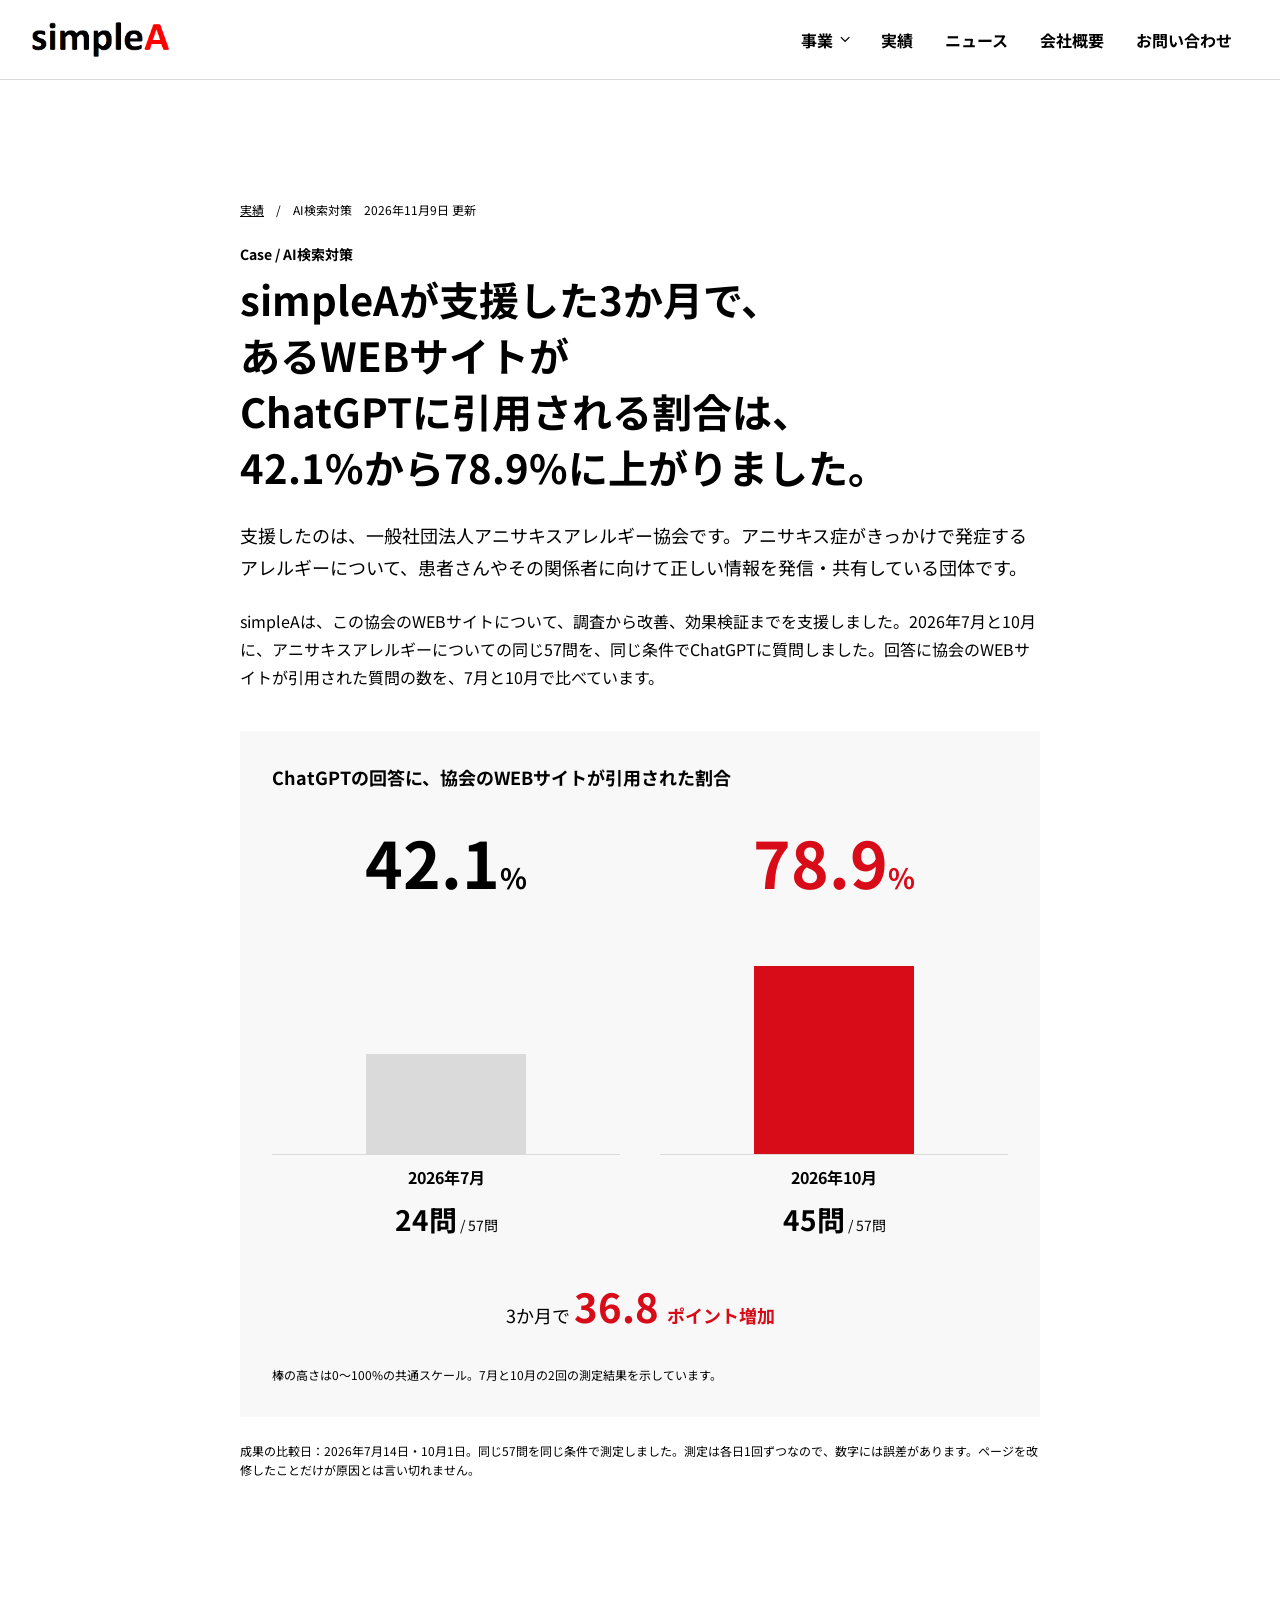
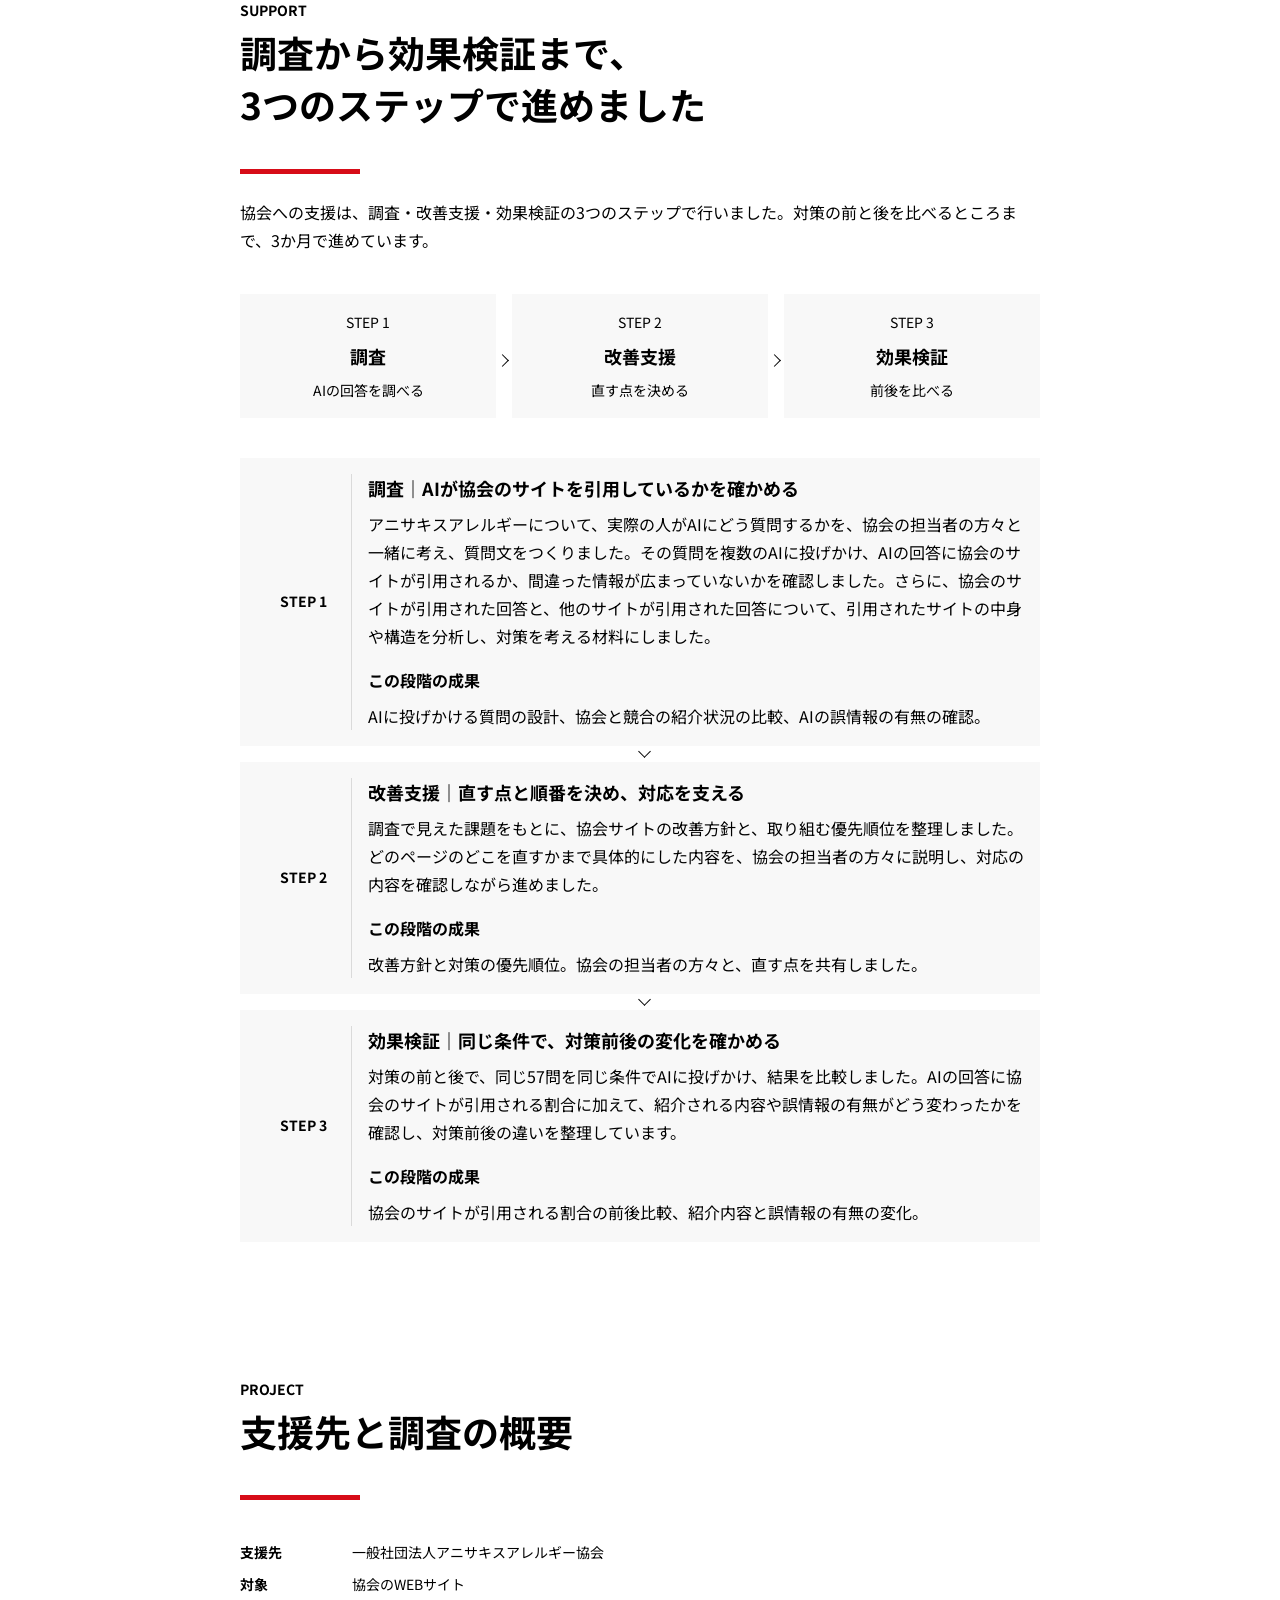
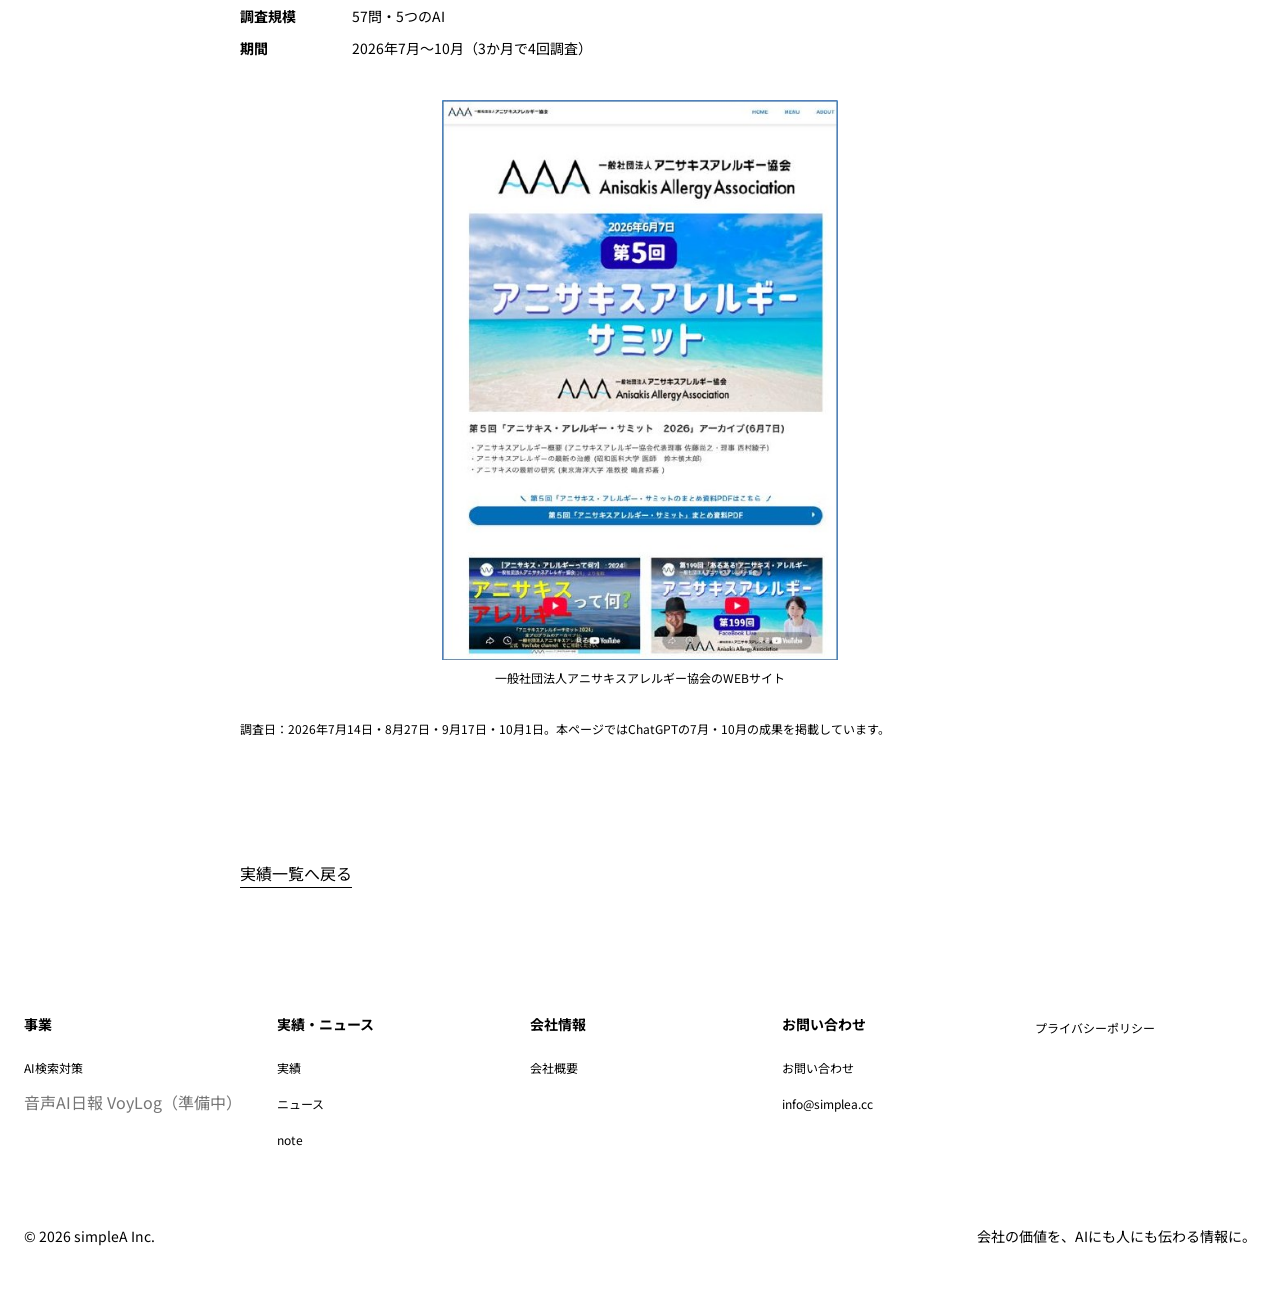
<file: case-ai-search.html>
<!DOCTYPE html>
<html lang="ja"><head><meta charset="utf-8"/><meta content="width=device-width, initial-scale=1.0" name="viewport"/>
<title>アニサキスアレルギー協会 AI検索対策の事例 | 株式会社simpleA</title><meta name="description" content="アニサキスアレルギー協会のWEBサイトで、AI検索対策を行い、ChatGPTの回答にサイトが引用される割合が3か月で42.1%から78.9%に増えた事例。"/><meta content="article" property="og:type"/><meta content="アニサキスアレルギー協会 AI検索対策の事例 | 株式会社simpleA" property="og:title"/><meta content="アニサキスアレルギー協会のWEBサイトで、AI検索対策を行い、ChatGPTの回答にサイトが引用される割合が3か月で42.1%から78.9%に増えた事例。" property="og:description"/><meta content="https://simplea.cc/case-ai-search.html" property="og:url"/><meta content="株式会社simpleA" property="og:site_name"/><meta content="ja_JP" property="og:locale"/>
<link href="https://fonts.googleapis.com" rel="preconnect"/><link crossorigin="" href="https://fonts.gstatic.com" rel="preconnect"/>
<link href="https://fonts.googleapis.com/css2?family=Noto+Sans+JP:wght@400;700&amp;display=swap" rel="stylesheet"/>
<link href="styles3.css" rel="stylesheet"/><link href="styles-case.css" rel="stylesheet"/><!-- Google tag (gtag.js) --><script async src="https://www.googletagmanager.com/gtag/js?id=G-3ML06YTEMK"></script><script>window.dataLayer=window.dataLayer||[];function gtag(){dataLayer.push(arguments)}gtag("js",new Date());gtag("config","G-3ML06YTEMK");</script></head><body>
<header class="header"><div class="wrap"><button aria-controls="site-nav" aria-expanded="false" aria-label="メニュー" class="menu-toggle" type="button"><span></span><span></span></button><a class="logo" href="index.html"><img alt="simpleA" src="img/logo.png"/></a>
<nav class="nav" id="site-nav"><div class="business-nav">
<div class="business-nav-heading"><a href="index.html#business" id="business-link">事業</a><button class="business-toggle" type="button" aria-label="事業のメニューを開閉" aria-expanded="false" aria-controls="business-submenu"></button></div>
<div class="business-submenu" id="business-submenu" inert><div class="business-submenu-inner"><ul><li><a href="ai-search.html">AI検索対策</a></li><li><span class="soon-item">音声AI日報 VoyLog（準備中）</span></li></ul></div></div>
</div><a href="index.html#results">実績</a><a href="index.html#news">ニュース</a><a href="index.html#company">会社概要</a><a class="contact" href="index.html#contact">お問い合わせ</a></nav></div></header><main>
<section class="case-head"><div class="wrap">
<p class="crumb"><a href="index.html#results">実績</a>　/　AI検索対策　<time datetime="2026-11-09">2026年11月9日 更新</time></p>
<p class="label">Case / AI検索対策</p>
<h1>simpleAが支援した3か月で、<br>あるWEBサイトが<br><span class="heading-phrase">ChatGPTに引用される</span><span class="heading-phrase">割合は、</span><br><span class="heading-phrase">42.1%から78.9%に</span><span class="heading-phrase">上がりました。</span></h1>
<p class="case-intro">支援したのは、一般社団法人アニサキスアレルギー協会です。アニサキス症がきっかけで発症するアレルギーについて、患者さんやその関係者に向けて正しい情報を発信・共有している団体です。</p>
<p class="lead">simpleAは、この協会のWEBサイトについて、調査から改善、効果検証までを支援しました。2026年7月と10月に、アニサキスアレルギーについての同じ57問を、同じ条件でChatGPTに質問しました。回答に協会のWEBサイトが引用された質問の数を、7月と10月で比べています。</p>
<figure class="result-chart" aria-labelledby="ai-chart-title">
<figcaption id="ai-chart-title">ChatGPTの回答に、協会のWEBサイトが引用された割合</figcaption>
<div class="comparison-chart">
<div class="comparison-column"><p class="chart-value">42.1<span>%</span></p><div class="bar-space"><div class="vertical-bar before-bar" style="height:42.1%"></div></div><p class="chart-month">2026年7月</p><p class="chart-count"><strong>24問</strong> / 57問</p></div>
<div class="comparison-column"><p class="chart-value accent">78.9<span>%</span></p><div class="bar-space"><div class="vertical-bar after-bar" style="height:78.9%"></div></div><p class="chart-month">2026年10月</p><p class="chart-count"><strong>45問</strong> / 57問</p></div>
</div>
<p class="chart-summary">3か月で <strong>36.8<span>ポイント増加</span></strong></p>
<p class="note">棒の高さは0〜100%の共通スケール。7月と10月の2回の測定結果を示しています。</p>
</figure>
<p class="note">成果の比較日：2026年7月14日・10月1日。同じ57問を同じ条件で測定しました。測定は各日1回ずつなので、数字には誤差があります。ページを改修したことだけが原因とは言い切れません。</p>
</div></section>
<section class="case-sec"><div class="wrap">
<p class="step">SUPPORT</p><h2>調査から効果検証まで、<br>3つのステップで進めました</h2>
<p class="lead">協会への支援は、調査・改善支援・効果検証の3つのステップで行いました。対策の前と後を比べるところまで、3か月で進めています。</p>
<ol class="support-overview" aria-label="支援の流れの全体像">
<li><span>STEP 1</span><strong>調査</strong><p>AIの回答を調べる</p></li>
<li><span>STEP 2</span><strong>改善支援</strong><p>直す点を決める</p></li>
<li><span>STEP 3</span><strong>効果検証</strong><p>前後を比べる</p></li>
</ol>
<ol class="support-flow">
<li><span class="flow-number">STEP 1</span><div><h3>調査｜AIが協会のサイトを引用しているかを確かめる</h3><p>アニサキスアレルギーについて、実際の人がAIにどう質問するかを、協会の担当者の方々と一緒に考え、質問文<span class="keep-ending">をつくりました。</span>その質問を複数のAIに投げかけ、AIの回答に協会のサイトが引用されるか、間違った情報が広まっていないか<span class="keep-ending">を確認しました。</span>さらに、協会のサイトが引用された回答と、他のサイトが引用された回答について、引用されたサイトの中身や構造を分析し、対策を考える<span class="keep-ending">材料にしました。</span></p><dl class="flow-outcome"><dt>この段階の成果</dt><dd>AIに投げかける質問の設計、協会と競合の紹介状況の比較、AIの誤情<span class="keep-ending">報の有無の確認。</span></dd></dl></div></li>
<li><span class="flow-number">STEP 2</span><div><h3>改善支援｜直す点と順番を決め、対応を支える</h3><p>調査で見えた課題をもとに、協会サイトの改善方針と、取り組む優先順位を整理しました。どのページのどこを直すかまで具体的にした内容を、協会の担当者の方々に説明し、対応の内容を確認しながら進めました。</p><dl class="flow-outcome"><dt>この段階の成果</dt><dd>改善方針と<span class="keep-ending">対策の優先順位。</span>協会の担当者の方々と、直す点<span class="keep-ending">を共有しました。</span></dd></dl></div></li>
<li><span class="flow-number">STEP 3</span><div><h3>効果検証｜同じ条件で、対策前後の変化を確かめる</h3><p>対策の前と後で、同じ57問を同じ条件でAIに投げかけ、結果を比較しました。AIの回答に協会のサイトが引用される割合に加えて、紹介される内容や誤情報の有無がどう変わったかを確認し、対策前後の違いを整理しています。</p><dl class="flow-outcome"><dt>この段階の成果</dt><dd>協会のサイトが引用される割合の前後比較、紹介内容と誤情<span class="keep-ending">報の有無の変化。</span></dd></dl></div></li>
</ol>
</div></section>
<section class="case-sec"><div class="wrap">
<p class="step">PROJECT</p><h2>支援先と調査の概要</h2>
<dl class="case-profile"><div><dt>支援先</dt><dd>一般社団法人アニサキスアレルギー協会</dd></div><div><dt>対象</dt><dd>協会のWEBサイト</dd></div><div><dt>調査規模</dt><dd>57問・5つのAI</dd></div><div><dt>期間</dt><dd>2026年7月〜10月（3か月で4回調査）</dd></div></dl>
<figure class="fig site-figure"><img alt="一般社団法人アニサキスアレルギー協会のWEBサイト" loading="eager" src="img/case/aaa-site.jpg"/><figcaption>一般社団法人アニサキスアレルギー協会のWEBサイト</figcaption></figure>
<p class="note">調査日：2026年7月14日・8月27日・9月17日・10月1日。本ページではChatGPTの7月・10月の成果を掲載しています。</p>
</div></section>
<section class="back"><div class="wrap"><a class="more-link" href="index.html#results">実績一覧へ戻る</a></div></section>
</main>
<footer class="footer"><div class="wrap">
<div class="f-grid">
<div><h4>事業</h4><ul><li><a href="ai-search.html">AI検索対策</a></li><li><span class="soon-item">音声AI日報 VoyLog（準備中）</span></li></ul></div>
<div><h4>実績・ニュース</h4><ul><li><a href="index.html#results">実績</a></li><li><a href="index.html#news">ニュース</a></li><li><a href="https://note.com/simplea_aio" rel="noopener" target="_blank">note</a></li></ul></div>
<div><h4>会社情報</h4><ul><li></li><li><a href="index.html#company">会社概要</a></li></ul></div>
<div><h4>お問い合わせ</h4><ul><li><a href="index.html#contact">お問い合わせ</a></li><li><a href="mailto:info@simplea.cc">info@simplea.cc</a></li></ul></div>
<div><ul><li><a href="privacy.html">プライバシーポリシー</a></li></ul></div>
</div>
<div class="f-bottom"><span class="en">© 2026 simpleA Inc.</span><span>会社の価値を、AIにも人にも伝わる情報に。</span></div>
</div></footer><script>
const toggle = document.querySelector('.menu-toggle');
const nav = document.querySelector('.nav');
const business = document.querySelector('.business-nav');
const businessToggle = document.querySelector('.business-toggle');
const businessLink = document.querySelector('#business-link');
const submenu = document.querySelector('.business-submenu');
const mobile = matchMedia('(max-width:767px)');
const reducedMotion = matchMedia('(prefers-reduced-motion:reduce)');
let closeTimer;
let slide;
function setBusiness(open, animate = true) {
  clearTimeout(closeTimer);
  const from = submenu.getBoundingClientRect().height;
  if (slide) slide.cancel();
  business.classList.toggle('is-open', open);
  businessToggle.setAttribute('aria-expanded', String(open));
  submenu.inert = !open;
  const to = open ? submenu.firstElementChild.getBoundingClientRect().height + (mobile.matches ? 0 : 2) : 0;
  submenu.style.height = `${to}px`;
  // Sansan uses jQuery slideDown/slideUp(400), whose default easing is swing.
  if (animate && !reducedMotion.matches) {
    const frames = Array.from({length: 21}, (_, i) => ({
      height: `${from + (to - from) * (0.5 - Math.cos(Math.PI * i / 20) / 2)}px`,
      offset: i / 20
    }));
    slide = submenu.animate(frames, {duration: 400, easing: 'linear'});
  }
}
function closeNav() {
  setBusiness(false, false);
  toggle.setAttribute('aria-expanded', 'false');
  nav.classList.remove('is-open');
}
toggle.addEventListener('click', () => {
  const open = toggle.getAttribute('aria-expanded') !== 'true';
  if (!open) closeNav();
  else { toggle.setAttribute('aria-expanded', 'true'); nav.classList.add('is-open'); }
});
businessToggle.addEventListener('click', () => setBusiness(businessToggle.getAttribute('aria-expanded') !== 'true'));
business.addEventListener('pointerenter', e => {
  if (!mobile.matches && e.pointerType !== 'touch') setBusiness(true);
});
business.addEventListener('pointerleave', () => {
  if (!mobile.matches && !business.contains(document.activeElement)) closeTimer = setTimeout(() => setBusiness(false), 120);
});
business.addEventListener('focusin', e => {
  clearTimeout(closeTimer);
  if (!mobile.matches && e.target === businessLink) setBusiness(true);
});
business.addEventListener('focusout', e => {
  if (!business.contains(e.relatedTarget)) setBusiness(false);
});
nav.addEventListener('click', e => { if (e.target.closest('a')) closeNav(); });
document.addEventListener('keydown', e => {
  if (e.key !== 'Escape') return;
  if (businessToggle.getAttribute('aria-expanded') === 'true') {
    businessToggle.focus();
    setBusiness(false);
  } else if (toggle.getAttribute('aria-expanded') === 'true') {
    closeNav();
    toggle.focus();
  }
});
document.addEventListener('pointerdown', e => {
  if (!business.contains(e.target)) setBusiness(false);
});
mobile.addEventListener('change', closeNav);
window.addEventListener('resize', () => {
  if (businessToggle.getAttribute('aria-expanded') === 'true') setBusiness(true, false);
});
</script></body></html>
</file>
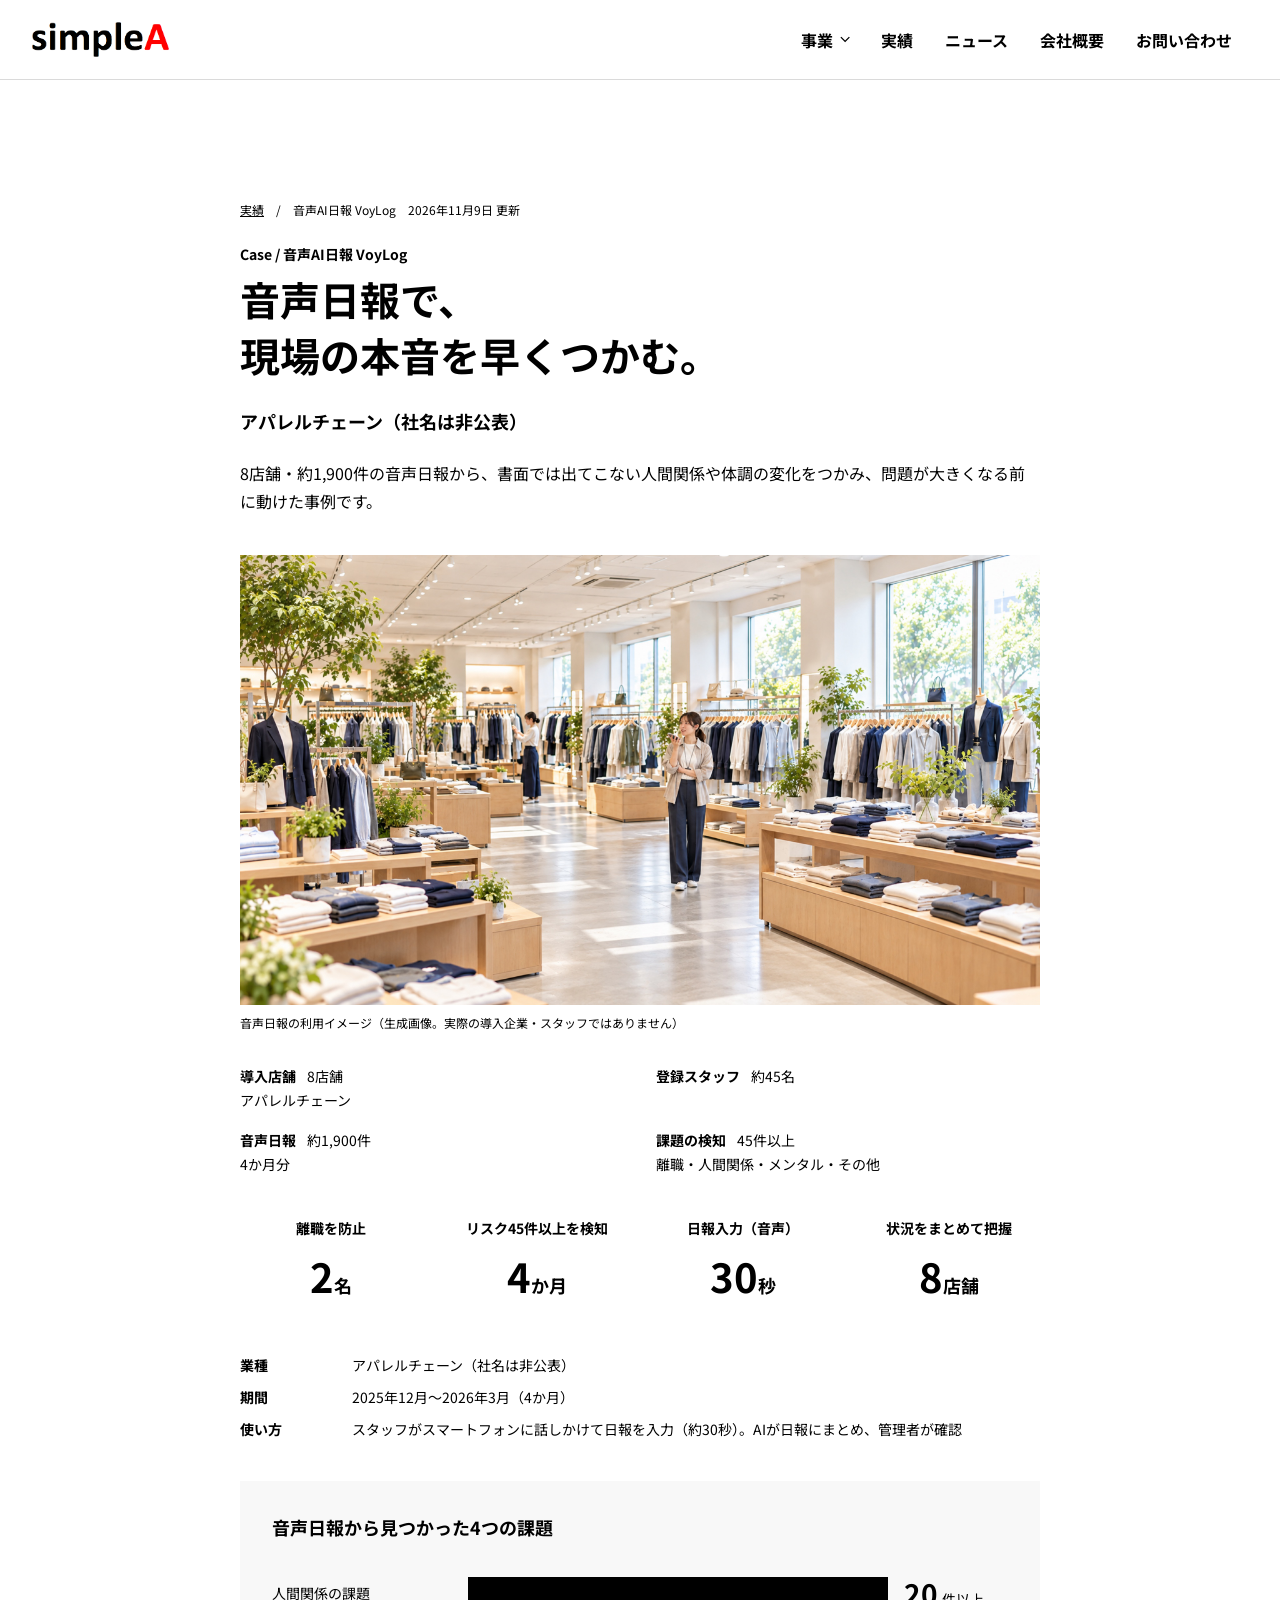
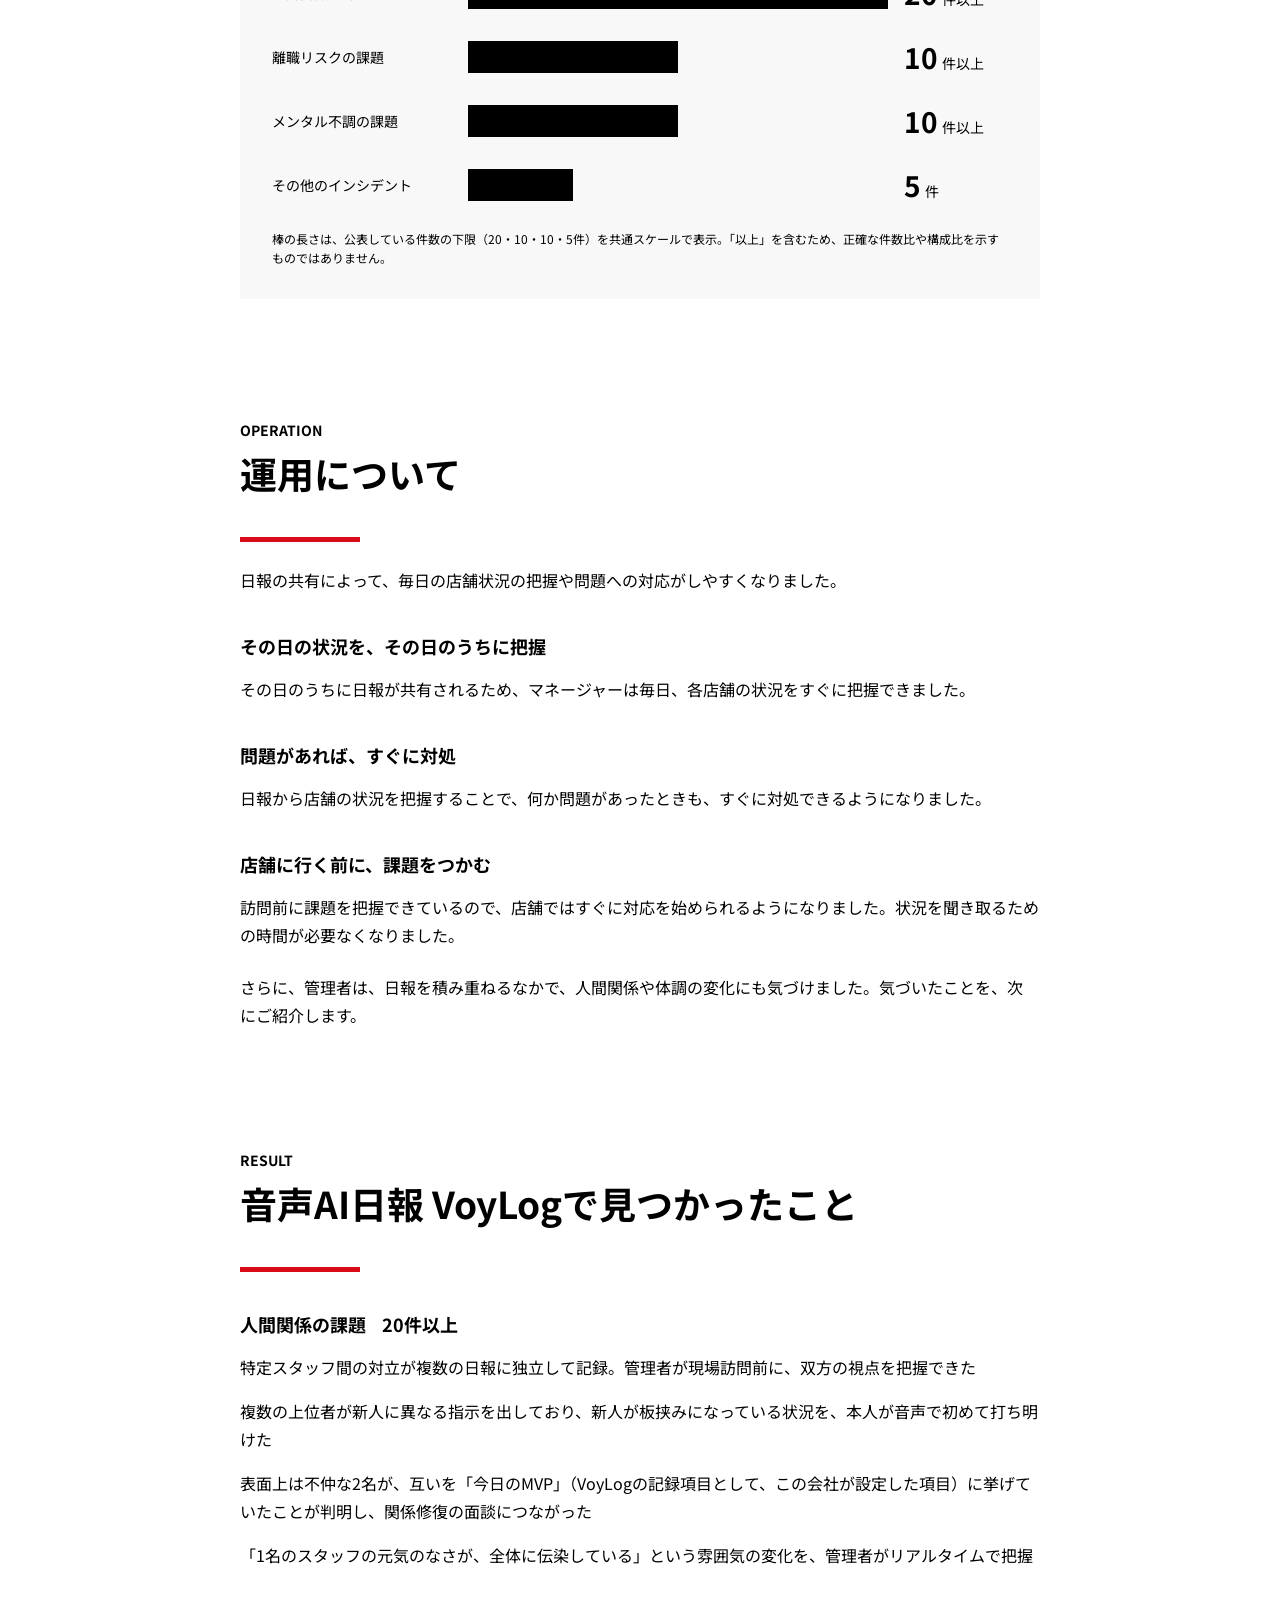
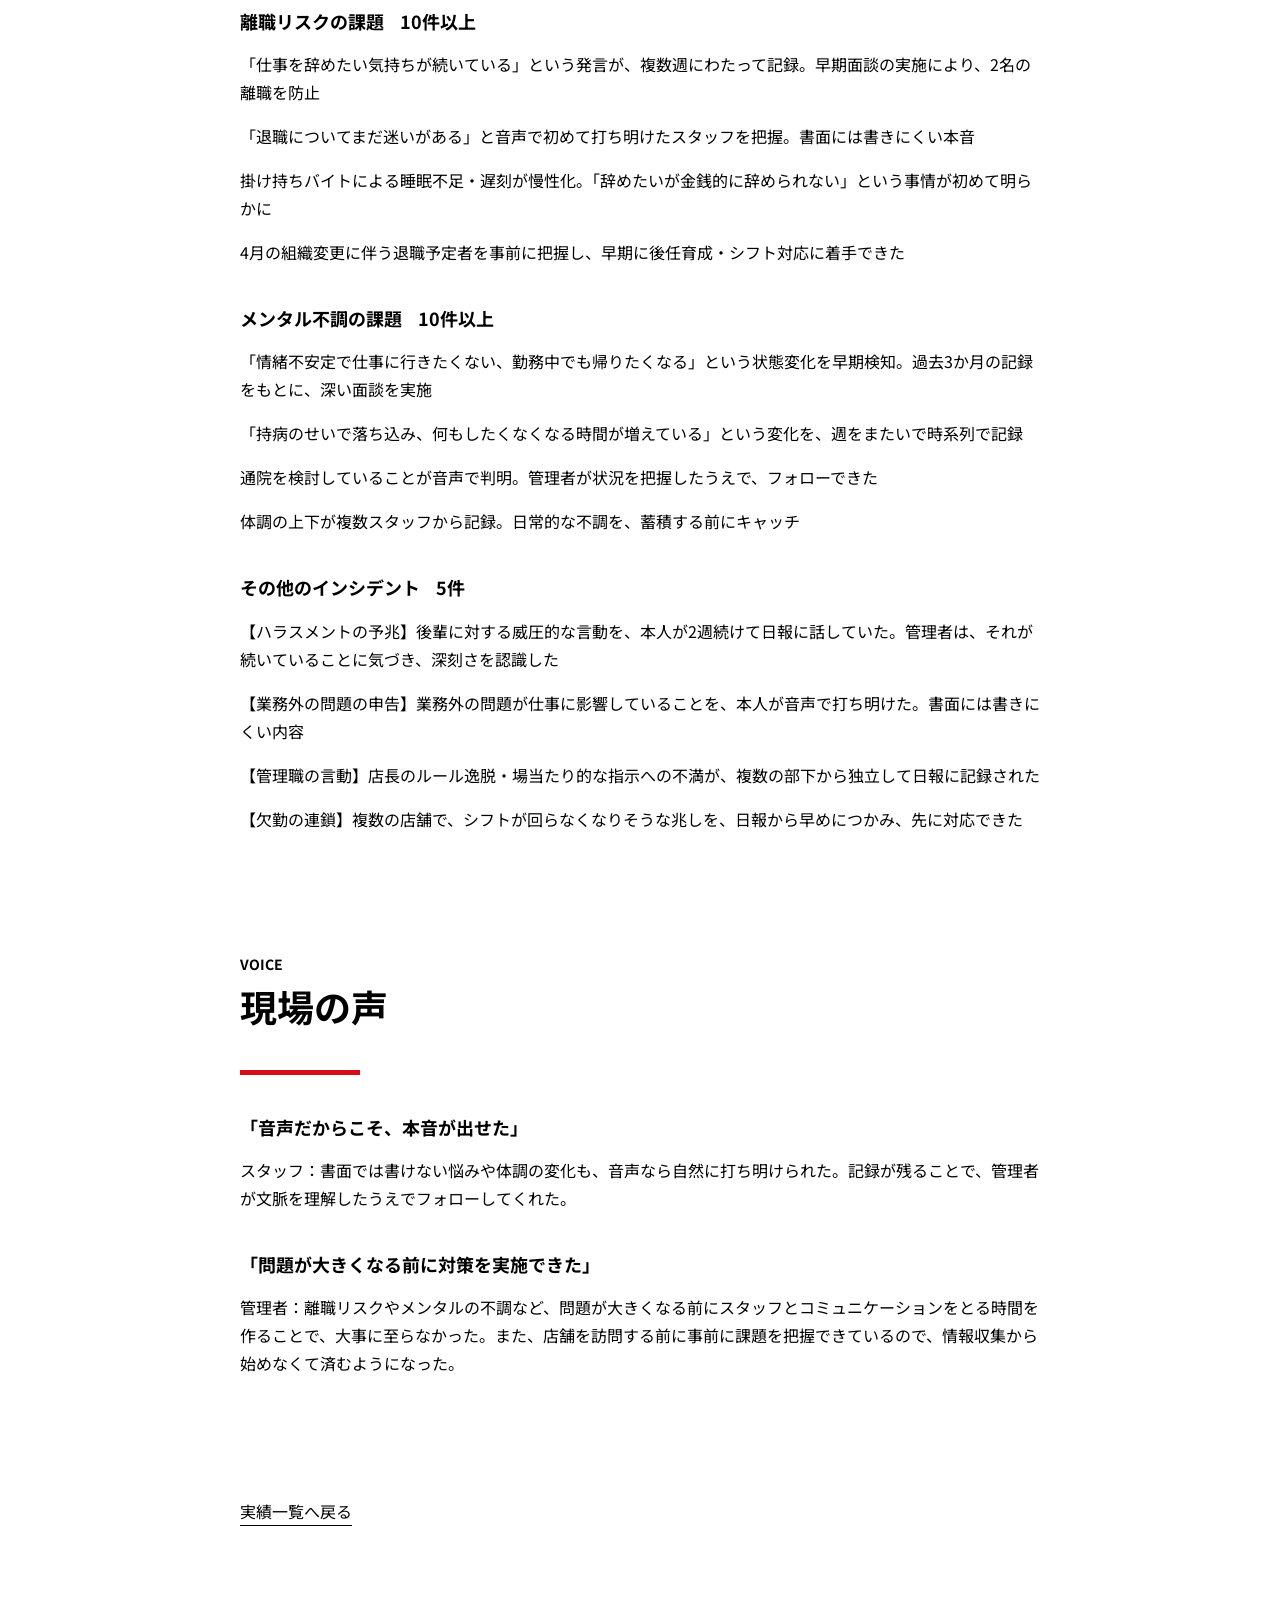
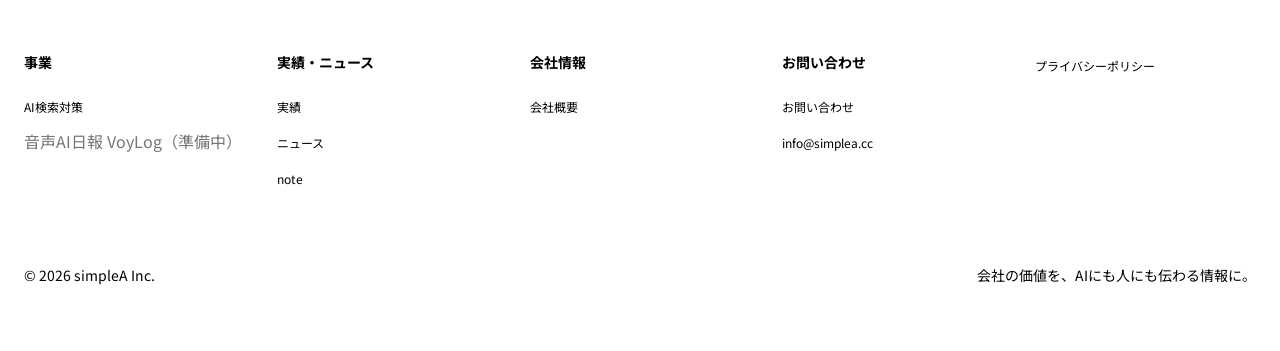
<file: case-voylog.html>
<!DOCTYPE html>
<html lang="ja"><head><meta charset="utf-8"/><meta content="width=device-width, initial-scale=1.0" name="viewport"/>
<title>アパレルチェーンの音声AI日報 VoyLog活用事例 | 株式会社simpleA</title><meta name="description" content="アパレルチェーン8店舗・約1,900件の音声日報から、離職2名を防ぎ、45件以上の課題を見つけた音声AI日報 VoyLogの導入事例。"/><meta content="article" property="og:type"/><meta content="アパレルチェーンの音声AI日報 VoyLog活用事例 | 株式会社simpleA" property="og:title"/><meta content="アパレルチェーン8店舗・約1,900件の音声日報から、離職2名を防ぎ、45件以上の課題を見つけた音声AI日報 VoyLogの導入事例。" property="og:description"/><meta content="https://simplea.cc/case-voylog.html" property="og:url"/><meta content="株式会社simpleA" property="og:site_name"/><meta content="ja_JP" property="og:locale"/>
<link href="https://fonts.googleapis.com" rel="preconnect"/><link crossorigin="" href="https://fonts.gstatic.com" rel="preconnect"/>
<link href="https://fonts.googleapis.com/css2?family=Noto+Sans+JP:wght@400;700&amp;display=swap" rel="stylesheet"/>
<link href="styles3.css" rel="stylesheet"/><link href="styles-case.css" rel="stylesheet"/><!-- Google tag (gtag.js) --><script async src="https://www.googletagmanager.com/gtag/js?id=G-3ML06YTEMK"></script><script>window.dataLayer=window.dataLayer||[];function gtag(){dataLayer.push(arguments)}gtag("js",new Date());gtag("config","G-3ML06YTEMK");</script></head><body>
<header class="header"><div class="wrap"><button aria-controls="site-nav" aria-expanded="false" aria-label="メニュー" class="menu-toggle" type="button"><span></span><span></span></button><a class="logo" href="index.html"><img alt="simpleA" src="img/logo.png"/></a>
<nav class="nav" id="site-nav"><div class="business-nav">
<div class="business-nav-heading"><a href="index.html#business" id="business-link">事業</a><button class="business-toggle" type="button" aria-label="事業のメニューを開閉" aria-expanded="false" aria-controls="business-submenu"></button></div>
<div class="business-submenu" id="business-submenu" inert><div class="business-submenu-inner"><ul><li><a href="ai-search.html">AI検索対策</a></li><li><span class="soon-item">音声AI日報 VoyLog（準備中）</span></li></ul></div></div>
</div><a href="index.html#results">実績</a><a href="index.html#news">ニュース</a><a href="index.html#company">会社概要</a><a class="contact" href="index.html#contact">お問い合わせ</a></nav></div></header><main>
<section class="case-head"><div class="wrap">
<p class="crumb"><a href="index.html#results">実績</a>　/　音声AI日報 VoyLog　<time datetime="2026-11-09">2026年11月9日 更新</time></p>
<p class="label">Case / 音声AI日報 VoyLog</p>
<h1>音声日報で、<br>現場の本音を早くつかむ。</h1>
<p class="case-client">アパレルチェーン（社名は非公表）</p>
<p class="lead">8店舗・約1,900件の音声日報から、書面では出てこない人間関係や体調の変化をつかみ、問題が大きくなる前に動けた事例です。</p>
<figure class="fig case-hero-image"><img src="img/case/generated/apparel-ai-voice-report-wide.jpg" alt="アパレル店舗でスマートフォンに話しかけるスタッフのイメージ" width="2560" height="1440"/><figcaption>音声日報の利用イメージ（生成画像。実際の導入企業・スタッフではありません）</figcaption></figure>
<ul class="case-facts"><li><p><strong>導入店舗</strong> <span>8<small>店舗</small></span></p><p>アパレルチェーン</p></li><li><p><strong>登録スタッフ</strong> <span>約45<small>名</small></span></p></li><li><p><strong>音声日報</strong> <span>約1,900<small>件</small></span></p><p>4か月分</p></li><li><p><strong>課題の検知</strong> <span>45<small>件以上</small></span></p><p>離職・人間関係・メンタル・その他</p></li></ul>
<ul class="result-stats"><li><p><strong>離職を防止</strong> <span>2<small>名</small></span></p></li><li><p><strong>リスク45件以上を検知</strong> <span>4<small>か月</small></span></p></li><li><p><strong>日報入力（音声）</strong> <span>30<small>秒</small></span></p></li><li><p><strong>状況をまとめて把握</strong> <span>8<small>店舗</small></span></p></li></ul>
<dl class="case-profile"><div><dt>業種</dt><dd>アパレルチェーン（社名は非公表）</dd></div><div><dt>期間</dt><dd>2025年12月〜2026年3月（4か月）</dd></div><div><dt>使い方</dt><dd>スタッフがスマートフォンに話しかけて日報を入力（約30秒）。AIが日報にまとめ、管理者が確認</dd></div></dl>
<figure class="risk-chart" aria-labelledby="risk-chart-title"><figcaption id="risk-chart-title">音声日報から見つかった4つの課題</figcaption><div class="risk-bars"><div class="risk-row"><div class="risk-label">人間関係の課題</div><div class="risk-track"><span style="width:100.0%"></span></div><p class="risk-value"><strong>20</strong><span>件以上</span></p></div><div class="risk-row"><div class="risk-label">離職リスクの課題</div><div class="risk-track"><span style="width:50.0%"></span></div><p class="risk-value"><strong>10</strong><span>件以上</span></p></div><div class="risk-row"><div class="risk-label">メンタル不調の課題</div><div class="risk-track"><span style="width:50.0%"></span></div><p class="risk-value"><strong>10</strong><span>件以上</span></p></div><div class="risk-row"><div class="risk-label">その他のインシデント</div><div class="risk-track"><span style="width:25.0%"></span></div><p class="risk-value"><strong>5</strong><span>件</span></p></div></div><p class="note">棒の長さは、公表している件数の下限（20・10・10・5件）を共通スケールで表示。「以上」を含むため、正確な件数比や構成比を示すものではありません。</p></figure>
</div></section>
<section class="case-sec"><div class="wrap">
<p class="step">OPERATION</p><h2>運用について</h2>
<p class="lead">日報の共有によって、毎日の店舗状況の把握や問題への対応がしや<span class="keep-ending">すくなりました。</span></p>
<div class="case-operation">
<div><h3>その日の状況を、その日のうちに把握</h3><p>その日のうちに日報が共有されるため、マネージャーは毎日、各店舗の状況をすぐに把握できました。</p></div>
<div><h3>問題があれば、すぐに対処</h3><p>日報から店舗の状況を把握することで、何か問題があったときも、すぐに対処できるようになりました。</p></div>
<div><h3>店舗に行く前に、課題をつかむ</h3><p>訪問前に課題を把握できているので、店舗ではすぐに対応を始められるようになりました。状況を聞き取るための時間が必要なくなりました。</p></div>
</div>
<p class="lead">さらに、管理者は、日報を積み重ねるなかで、人間関係や体調の変化に<span class="keep-ending">も気づけました。</span>気づいたことを、次<span class="keep-ending">にご紹介します。</span></p>
</div></section>
<section class="case-sec"><div class="wrap">
<p class="step">RESULT</p><h2>音声AI日報 VoyLogで見つかったこと</h2>

<div class="case-findings">
<div><h3>人間関係の課題<span>20件以上</span></h3><ul><li>特定スタッフ間の対立が複数の日報に独立して記録。管理者が現場訪問前に、双方の視点を把握できた</li><li>複数の上位者が新人に異なる指示を出しており、新人が板挟みになっている状況を、本人が音声で初めて打ち明けた</li><li>表面上は不仲な2名が、互いを「今日のMVP」（VoyLogの記録項目として、この会社が設定した項目）に挙げていたことが判明し、関係修復の面談につながった</li><li>「1名のスタッフの元気のなさが、全体に伝染している」という雰囲気の変化を、管理者がリアルタイムで把握</li></ul></div><div><h3>離職リスクの課題<span>10件以上</span></h3><ul><li>「仕事を辞めたい気持ちが続いている」という発言が、複数週にわたって記録。早期面談の実施により、2名の離職を防止</li><li>「退職についてまだ迷いがある」と音声で初めて打ち明けた<span class="keep-ending">スタッフを把握。</span>書面には書きにくい本音</li><li>掛け持ちバイトによる睡眠不足・遅刻が慢性化。「辞めたいが金銭的に辞められない」という事情が初めて明らかに</li><li>4月の組織変更に伴う退職予定者を事前に把握し、早期に後任育成・シフト対応に着手できた</li></ul></div><div><h3>メンタル不調の課題<span>10件以上</span></h3><ul><li>「情緒不安定で仕事に行きたくない、勤務中でも帰りたくなる」という状態変化を早期検知。過去3か月の記録をもとに、深い面談を実施</li><li>「持病のせいで落ち込み、何もしたくなくなる時間が増えている」という変化を、週をまたいで時系列で記録</li><li>通院を検討していることが音声で判明。管理者が状況を把握したうえで、フォローできた</li><li>体調の上下が複数スタッフから記録。日常的な不調を、蓄積する前にキャッチ</li></ul></div><div><h3>その他のインシデント<span>5件</span></h3><ul><li>【ハラスメントの予兆】後輩に対する威圧的な言動を、本人が2週続けて日<span class="keep-ending">報に話していた。</span>管理者は、それが続いていることに気づき、深刻さを認識した</li><li>【業務外の問題の申告】業務外の問題が仕事に影響していることを、本人が音<span class="keep-ending">声で打ち明けた。</span>書面には書きにくい内容</li><li>【管理職の言動】店長のルール逸脱・場当たり的な指示への不満が、複数の部下から独立して日報に記録された</li><li>【欠勤の連鎖】複数の店舗で、シフトが回らなくなりそうな兆しを、日報から早めにつかみ、先に対応できた</li></ul></div>
</div></div></section>
<section class="case-sec"><div class="wrap">
<p class="step">VOICE</p><h2>現場の声</h2>
<div class="case-voices">
<blockquote><h3>「音声だからこそ、本音が出せた」</h3><p>スタッフ：書面では書けない悩みや体調の変化も、音声なら自然に打ち明けられた。記録が残ることで、管理者が文脈を理解したうえでフォローしてくれた。</p></blockquote>
<blockquote><h3>「問題が大きくなる前に対策を実施できた」</h3><p>管理者：離職リスクやメンタルの不調など、問題が大きくなる前にスタッフとコミュニケーションをとる時間を作ることで、大事に至らなかった。また、店舗を訪問する前に事前に課題を把握できているので、情報収集から始めなくて済むようになった。</p></blockquote></div>

</div></section>
<section class="back"><div class="wrap"><a class="more-link" href="index.html#results">実績一覧へ戻る</a></div></section>
</main>
<footer class="footer"><div class="wrap">
<div class="f-grid">
<div><h4>事業</h4><ul><li><a href="ai-search.html">AI検索対策</a></li><li><span class="soon-item">音声AI日報 VoyLog（準備中）</span></li></ul></div>
<div><h4>実績・ニュース</h4><ul><li><a href="index.html#results">実績</a></li><li><a href="index.html#news">ニュース</a></li><li><a href="https://note.com/simplea_aio" rel="noopener" target="_blank">note</a></li></ul></div>
<div><h4>会社情報</h4><ul><li></li><li><a href="index.html#company">会社概要</a></li></ul></div>
<div><h4>お問い合わせ</h4><ul><li><a href="index.html#contact">お問い合わせ</a></li><li><a href="mailto:info@simplea.cc">info@simplea.cc</a></li></ul></div>
<div><ul><li><a href="privacy.html">プライバシーポリシー</a></li></ul></div>
</div>
<div class="f-bottom"><span class="en">© 2026 simpleA Inc.</span><span>会社の価値を、AIにも人にも伝わる情報に。</span></div>
</div></footer><script>
const toggle = document.querySelector('.menu-toggle');
const nav = document.querySelector('.nav');
const business = document.querySelector('.business-nav');
const businessToggle = document.querySelector('.business-toggle');
const businessLink = document.querySelector('#business-link');
const submenu = document.querySelector('.business-submenu');
const mobile = matchMedia('(max-width:767px)');
const reducedMotion = matchMedia('(prefers-reduced-motion:reduce)');
let closeTimer;
let slide;
function setBusiness(open, animate = true) {
  clearTimeout(closeTimer);
  const from = submenu.getBoundingClientRect().height;
  if (slide) slide.cancel();
  business.classList.toggle('is-open', open);
  businessToggle.setAttribute('aria-expanded', String(open));
  submenu.inert = !open;
  const to = open ? submenu.firstElementChild.getBoundingClientRect().height + (mobile.matches ? 0 : 2) : 0;
  submenu.style.height = `${to}px`;
  // Sansan uses jQuery slideDown/slideUp(400), whose default easing is swing.
  if (animate && !reducedMotion.matches) {
    const frames = Array.from({length: 21}, (_, i) => ({
      height: `${from + (to - from) * (0.5 - Math.cos(Math.PI * i / 20) / 2)}px`,
      offset: i / 20
    }));
    slide = submenu.animate(frames, {duration: 400, easing: 'linear'});
  }
}
function closeNav() {
  setBusiness(false, false);
  toggle.setAttribute('aria-expanded', 'false');
  nav.classList.remove('is-open');
}
toggle.addEventListener('click', () => {
  const open = toggle.getAttribute('aria-expanded') !== 'true';
  if (!open) closeNav();
  else { toggle.setAttribute('aria-expanded', 'true'); nav.classList.add('is-open'); }
});
businessToggle.addEventListener('click', () => setBusiness(businessToggle.getAttribute('aria-expanded') !== 'true'));
business.addEventListener('pointerenter', e => {
  if (!mobile.matches && e.pointerType !== 'touch') setBusiness(true);
});
business.addEventListener('pointerleave', () => {
  if (!mobile.matches && !business.contains(document.activeElement)) closeTimer = setTimeout(() => setBusiness(false), 120);
});
business.addEventListener('focusin', e => {
  clearTimeout(closeTimer);
  if (!mobile.matches && e.target === businessLink) setBusiness(true);
});
business.addEventListener('focusout', e => {
  if (!business.contains(e.relatedTarget)) setBusiness(false);
});
nav.addEventListener('click', e => { if (e.target.closest('a')) closeNav(); });
document.addEventListener('keydown', e => {
  if (e.key !== 'Escape') return;
  if (businessToggle.getAttribute('aria-expanded') === 'true') {
    businessToggle.focus();
    setBusiness(false);
  } else if (toggle.getAttribute('aria-expanded') === 'true') {
    closeNav();
    toggle.focus();
  }
});
document.addEventListener('pointerdown', e => {
  if (!business.contains(e.target)) setBusiness(false);
});
mobile.addEventListener('change', closeNav);
window.addEventListener('resize', () => {
  if (businessToggle.getAttribute('aria-expanded') === 'true') setBusiness(true, false);
});
</script></body></html>
</file>
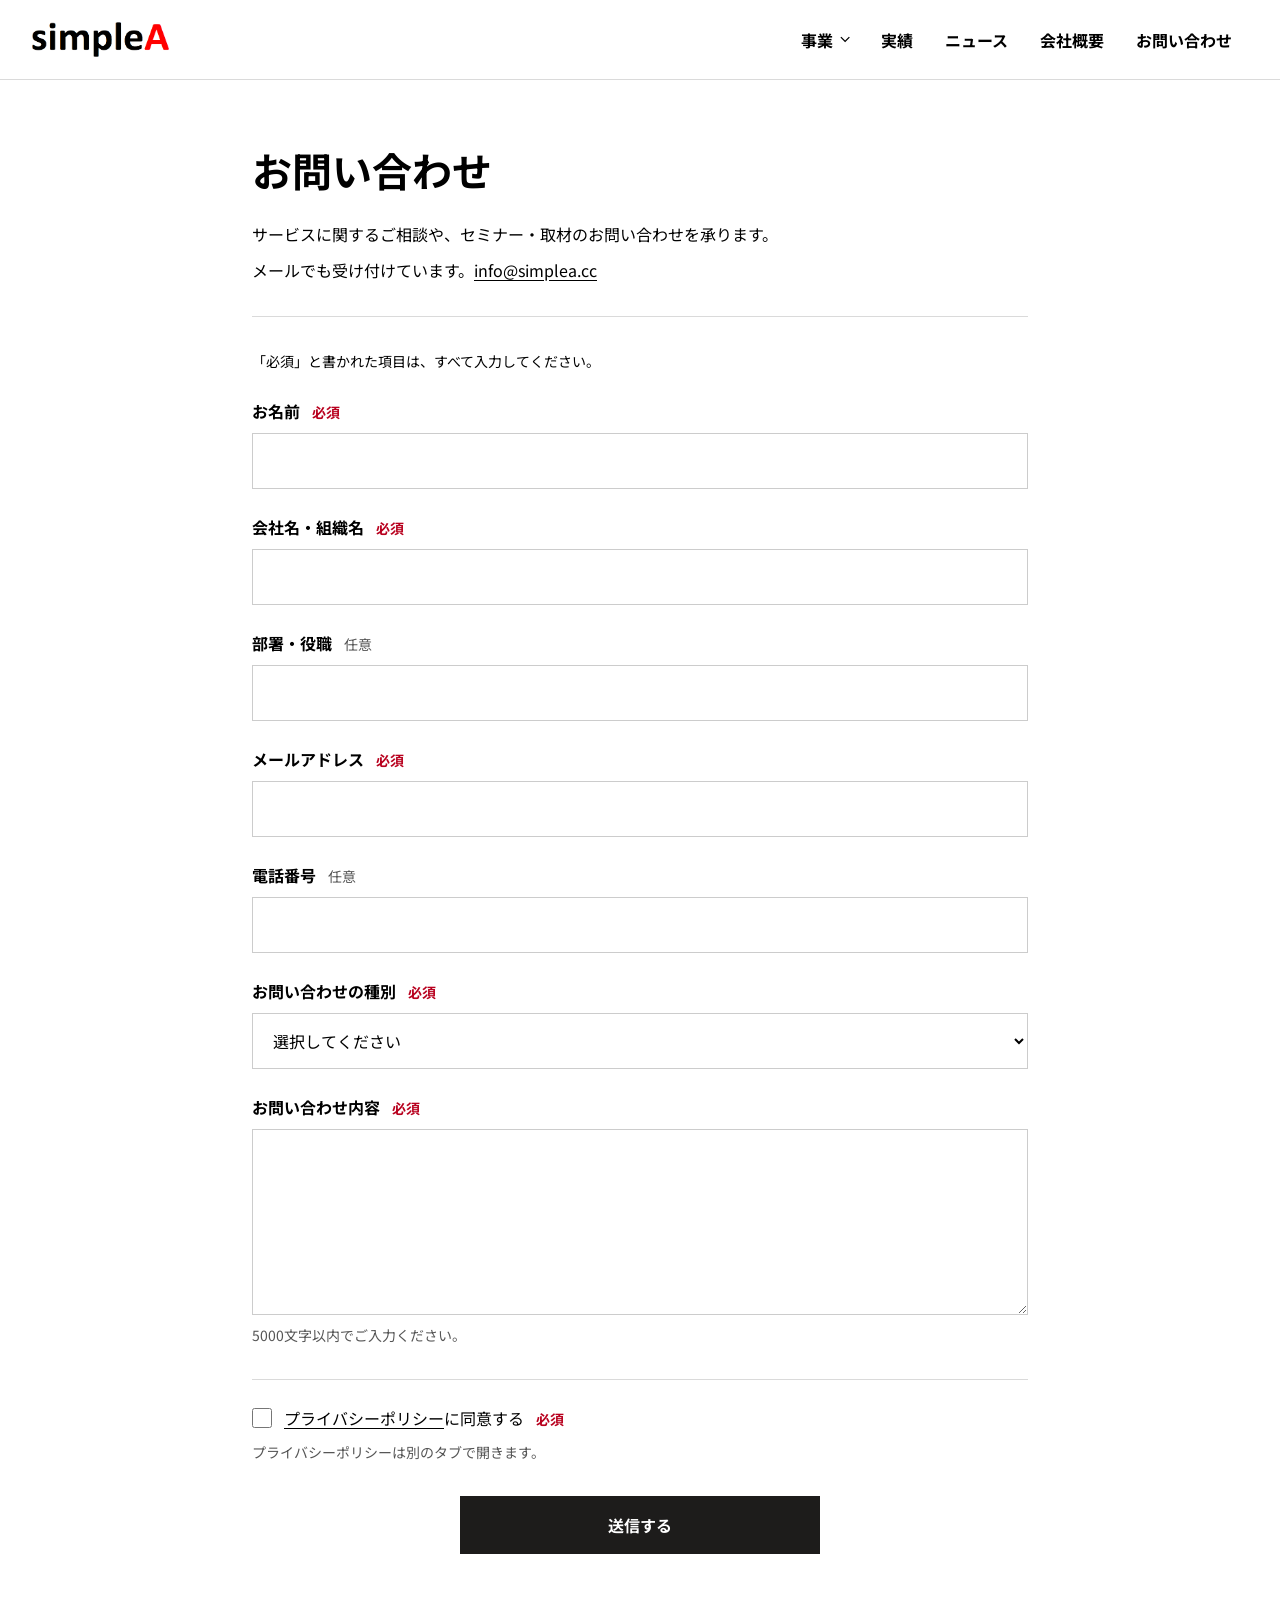
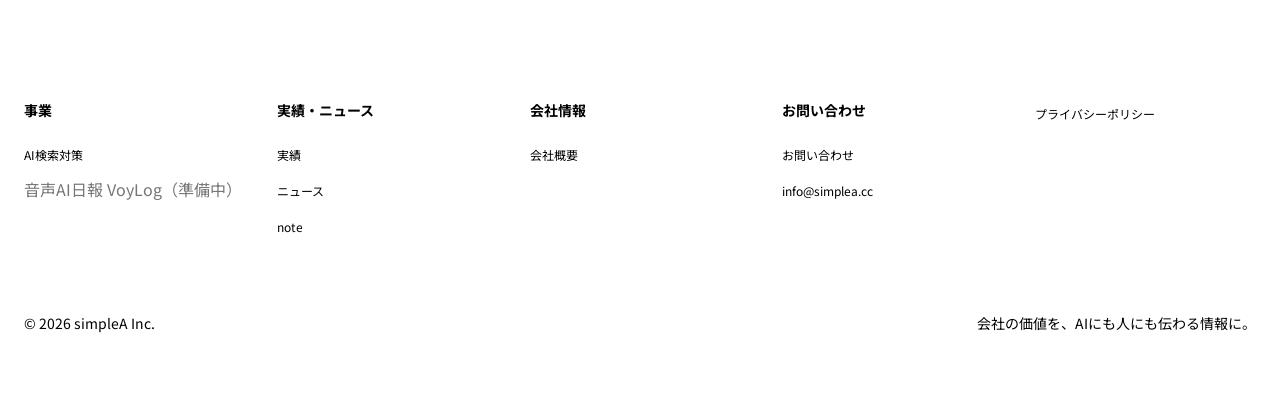
<file: contact.html>
<!DOCTYPE html>
<html lang="ja"><head><meta charset="utf-8"><meta name="viewport" content="width=device-width, initial-scale=1.0">
<title>お問い合わせ | 株式会社simpleA</title><meta name="description" content="株式会社simpleAへのサービスのご相談、セミナー・取材に関するお問い合わせ。"><meta content="website" property="og:type"><meta content="お問い合わせ | 株式会社simpleA" property="og:title"><meta content="株式会社simpleAへのサービスのご相談、セミナー・取材に関するお問い合わせ。" property="og:description"><meta content="https://simplea.cc/contact.html" property="og:url"><meta content="株式会社simpleA" property="og:site_name"><meta content="ja_JP" property="og:locale">
<link href="https://fonts.googleapis.com" rel="preconnect"><link crossorigin href="https://fonts.gstatic.com" rel="preconnect">
<link href="https://fonts.googleapis.com/css2?family=Noto+Sans+JP:wght@400;700&amp;display=swap" rel="stylesheet">
<link href="styles3.css" rel="stylesheet"><link href="styles-contact.css" rel="stylesheet"><!-- Google tag (gtag.js) --><script async src="https://www.googletagmanager.com/gtag/js?id=G-3ML06YTEMK"></script><script>window.dataLayer=window.dataLayer||[];function gtag(){dataLayer.push(arguments)}gtag("js",new Date());gtag("config","G-3ML06YTEMK");</script></head><body>
<header class="header"><div class="wrap"><button aria-controls="site-nav" aria-expanded="false" aria-label="メニュー" class="menu-toggle" type="button"><span></span><span></span></button><a class="logo" href="index.html"><img alt="simpleA" src="img/logo.png"/></a>
<nav class="nav" id="site-nav"><div class="business-nav">
<div class="business-nav-heading"><a href="index.html#business" id="business-link">事業</a><button class="business-toggle" type="button" aria-label="事業のメニューを開閉" aria-expanded="false" aria-controls="business-submenu"></button></div>
<div class="business-submenu" id="business-submenu" inert><div class="business-submenu-inner"><ul><li><a href="ai-search.html">AI検索対策</a></li><li><span class="soon-item">音声AI日報 VoyLog（準備中）</span></li></ul></div></div>
</div><a href="index.html#results">実績</a><a href="index.html#news">ニュース</a><a href="index.html#company">会社概要</a><a class="contact" href="index.html#contact">お問い合わせ</a></nav></div></header><main class="contact-page"><div class="contact-wrap">
<div class="page-intro"><h1>お問い合わせ</h1>
<p>サービスに関するご相談や、セミナー・取材のお問い合わせを承ります。</p>
<p>メールでも受け付けています。<a href="mailto:info@simplea.cc">info@simplea.cc</a></p></div>
<div id="contact-area">
<form id="contact-form" action="https://2424fd1236687d5e.lolipop.jp/simplea/contact/send.php" method="post" novalidate>
<p class="form-guide">「必須」と書かれた項目は、すべて入<span class="keep-ending">力してください。</span></p>
<div class="form-field"><label for="name">お名前 <span class="required">必須</span></label>
<input id="name" name="name" type="text" maxlength="100" autocomplete="name" required aria-describedby="name-error">
<p class="field-error" id="name-error" hidden></p></div>
<div class="form-field"><label for="company">会社名・組織名 <span class="required">必須</span></label>
<input id="company" name="company" type="text" maxlength="200" autocomplete="organization" required aria-describedby="company-error">
<p class="field-error" id="company-error" hidden></p></div>
<div class="form-field"><label for="department">部署・役職 <span class="optional">任意</span></label>
<input id="department" name="department" type="text" maxlength="200" autocomplete="organization-title"  aria-describedby="department-error">
<p class="field-error" id="department-error" hidden></p></div>
<div class="form-field"><label for="email">メールアドレス <span class="required">必須</span></label>
<input id="email" name="email" type="email" maxlength="254" autocomplete="email" required aria-describedby="email-error">
<p class="field-error" id="email-error" hidden></p></div>
<div class="form-field"><label for="phone">電話番号 <span class="optional">任意</span></label>
<input id="phone" name="phone" type="tel" maxlength="50" autocomplete="tel"  aria-describedby="phone-error">
<p class="field-error" id="phone-error" hidden></p></div>
<div class="form-field"><label for="category">お問い合わせの種別 <span class="required">必須</span></label>
<select id="category" name="category" required aria-describedby="category-error"><option value="">選択してください</option><option>AI検索対策について</option><option>音声AI日報 VoyLog について</option><option>セミナー・取材・その他</option></select>
<p class="field-error" id="category-error" hidden></p></div>
<div class="form-field"><label for="message">お問い合わせ内容 <span class="required">必須</span></label>
<textarea id="message" name="message" rows="6" maxlength="5000" required aria-describedby="message-help message-error"></textarea>
<p class="field-help" id="message-help">5000文字以内でご入力ください。</p><p class="field-error" id="message-error" hidden></p></div>
<div class="form-trap" aria-hidden="true"><label for="website">この欄は入力しないでください</label><input id="website" name="website" type="text" tabindex="-1" autocomplete="off"></div>
<input type="hidden" id="started-at" name="started_at" value="">
<div class="consent"><label for="consent"><input id="consent" name="consent" type="checkbox" value="1" required aria-describedby="consent-error"><span><a href="privacy.html" target="_blank" rel="noopener">プライバシーポリシー</a>に同意する <span class="required">必須</span></span></label>
<p class="field-help">プライバシーポリシーは別のタブで開きます。</p><p class="field-error" id="consent-error" hidden></p></div>
<div id="form-error" class="form-error" role="alert" tabindex="-1" hidden><p id="form-error-text"></p><p>送信できない場合は、<a href="mailto:info@simplea.cc">info@simplea.cc</a>へメールでお問い合わせください。</p></div>
<div class="form-actions"><button id="submit-button" type="submit" disabled>送信する</button><p id="sending-status" role="status"></p></div>
<noscript><p class="no-script">フォームの送信にはJavaScriptが必要です。<a href="mailto:info@simplea.cc">info@simplea.cc</a>へメールでお問い合わせください。</p></noscript>
</form>
<section id="contact-success" class="contact-success" aria-labelledby="success-title" tabindex="-1" hidden><h2 id="success-title"><span>お問い合わせを</span><span>受け付けました。</span></h2><p>内容を確認し、数営業日以内にご返信します。</p></section>
</div></div></main><footer class="footer"><div class="wrap">
<div class="f-grid">
<div><h4>事業</h4><ul><li><a href="ai-search.html">AI検索対策</a></li><li><span class="soon-item">音声AI日報 VoyLog（準備中）</span></li></ul></div>
<div><h4>実績・ニュース</h4><ul><li><a href="index.html#results">実績</a></li><li><a href="index.html#news">ニュース</a></li><li><a href="https://note.com/simplea_aio" rel="noopener" target="_blank">note</a></li></ul></div>
<div><h4>会社情報</h4><ul><li></li><li><a href="index.html#company">会社概要</a></li></ul></div>
<div><h4>お問い合わせ</h4><ul><li><a href="index.html#contact">お問い合わせ</a></li><li><a href="mailto:info@simplea.cc">info@simplea.cc</a></li></ul></div>
<div><ul><li><a href="privacy.html">プライバシーポリシー</a></li></ul></div>
</div>
<div class="f-bottom"><span class="en">© 2026 simpleA Inc.</span><span>会社の価値を、AIにも人にも伝わる情報に。</span></div>
</div></footer><script>
const toggle = document.querySelector('.menu-toggle');
const nav = document.querySelector('.nav');
const business = document.querySelector('.business-nav');
const businessToggle = document.querySelector('.business-toggle');
const businessLink = document.querySelector('#business-link');
const submenu = document.querySelector('.business-submenu');
const mobile = matchMedia('(max-width:767px)');
const reducedMotion = matchMedia('(prefers-reduced-motion:reduce)');
let closeTimer;
let slide;
function setBusiness(open, animate = true) {
  clearTimeout(closeTimer);
  const from = submenu.getBoundingClientRect().height;
  if (slide) slide.cancel();
  business.classList.toggle('is-open', open);
  businessToggle.setAttribute('aria-expanded', String(open));
  submenu.inert = !open;
  const to = open ? submenu.firstElementChild.getBoundingClientRect().height + (mobile.matches ? 0 : 2) : 0;
  submenu.style.height = `${to}px`;
  // Sansan uses jQuery slideDown/slideUp(400), whose default easing is swing.
  if (animate && !reducedMotion.matches) {
    const frames = Array.from({length: 21}, (_, i) => ({
      height: `${from + (to - from) * (0.5 - Math.cos(Math.PI * i / 20) / 2)}px`,
      offset: i / 20
    }));
    slide = submenu.animate(frames, {duration: 400, easing: 'linear'});
  }
}
function closeNav() {
  setBusiness(false, false);
  toggle.setAttribute('aria-expanded', 'false');
  nav.classList.remove('is-open');
}
toggle.addEventListener('click', () => {
  const open = toggle.getAttribute('aria-expanded') !== 'true';
  if (!open) closeNav();
  else { toggle.setAttribute('aria-expanded', 'true'); nav.classList.add('is-open'); }
});
businessToggle.addEventListener('click', () => setBusiness(businessToggle.getAttribute('aria-expanded') !== 'true'));
business.addEventListener('pointerenter', e => {
  if (!mobile.matches && e.pointerType !== 'touch') setBusiness(true);
});
business.addEventListener('pointerleave', () => {
  if (!mobile.matches && !business.contains(document.activeElement)) closeTimer = setTimeout(() => setBusiness(false), 120);
});
business.addEventListener('focusin', e => {
  clearTimeout(closeTimer);
  if (!mobile.matches && e.target === businessLink) setBusiness(true);
});
business.addEventListener('focusout', e => {
  if (!business.contains(e.relatedTarget)) setBusiness(false);
});
nav.addEventListener('click', e => { if (e.target.closest('a')) closeNav(); });
document.addEventListener('keydown', e => {
  if (e.key !== 'Escape') return;
  if (businessToggle.getAttribute('aria-expanded') === 'true') {
    businessToggle.focus();
    setBusiness(false);
  } else if (toggle.getAttribute('aria-expanded') === 'true') {
    closeNav();
    toggle.focus();
  }
});
document.addEventListener('pointerdown', e => {
  if (!business.contains(e.target)) setBusiness(false);
});
mobile.addEventListener('change', closeNav);
window.addEventListener('resize', () => {
  if (businessToggle.getAttribute('aria-expanded') === 'true') setBusiness(true, false);
});
</script><script>
(() => {
  'use strict';
  const form = document.getElementById('contact-form');
  const button = document.getElementById('submit-button');
  const started = document.getElementById('started-at');
  const summary = document.getElementById('form-error');
  const status = document.getElementById('sending-status');
  const labels = {name:'お名前',company:'会社名・組織名',department:'部署・役職',email:'メールアドレス',phone:'電話番号',category:'お問い合わせの種別',message:'お問い合わせ内容',consent:'同意'};
  let busy = false;
  started.value = String(Date.now());
  button.disabled = false;
  function validate(field) {
    let error = '';
    const value = field.type === 'checkbox' ? field.checked : field.value.trim();
    if (field.required && !value) error = field.name === 'consent' ? 'プライバシーポリシーへの同意が必要です。' : labels[field.name] + (field.tagName === 'SELECT' ? 'を選択してください。' : 'を入力してください。');
    else if (field.type === 'email' && (field.validity.typeMismatch || !/^[^\s@]+@[^\s@]+\.[^\s@]+$/.test(value))) error = 'メールアドレスを正しい形式で入力してください。';
    else if (field.maxLength > 0 && Array.from(field.value).length > field.maxLength) error = field.maxLength + '文字以内で入力してください。';
    const message = document.getElementById(field.name + '-error');
    message.textContent = error;
    message.hidden = !error;
    field.setAttribute('aria-invalid', error ? 'true' : 'false');
    return !error;
  }
  const fields = Object.keys(labels).map(name => form.elements.namedItem(name));
  fields.forEach(field => {
    field.addEventListener('blur', () => { if (field.value || field.hasAttribute('aria-invalid')) validate(field); });
    field.addEventListener('input', () => { if (field.getAttribute('aria-invalid') === 'true') validate(field); });
    field.addEventListener('change', () => { if (field.hasAttribute('aria-invalid')) validate(field); });
  });
  form.addEventListener('submit', async event => {
    event.preventDefault();
    if (busy) return;
    summary.hidden = true;
    const invalid = fields.filter(field => !validate(field));
    if (invalid.length) { invalid[0].focus(); return; }
    busy = true;
    button.disabled = true;
    button.textContent = '送信中…';
    status.textContent = '送信しています。しばらくお待ちください。';
    const controller = new AbortController();
    const timer = setTimeout(() => controller.abort(), 20000);
    const body = new URLSearchParams(new FormData(form));
    // Keep values visible on failure; prevent changes while this request is in flight.
    fields.forEach(field => { field.disabled = true; });
    try {
      const response = await fetch(form.action, {method:'POST',headers:{'Content-Type':'application/x-www-form-urlencoded'},body:body.toString(),mode:'cors',credentials:'omit',signal:controller.signal});
      const result = await response.json();
      if (!response.ok || result.ok !== true) throw new Error(typeof result.error === 'string' ? result.error : '送信できませんでした。時間をおいてお試しください。');
      form.reset();
      form.hidden = true;
      const success = document.getElementById('contact-success');
      success.hidden = false;
      success.focus();
      success.scrollIntoView({block:'start'});
    } catch (error) {
      document.getElementById('form-error-text').textContent = error.name === 'AbortError' || error instanceof TypeError || error instanceof SyntaxError
        ? '送信結果を確認できませんでした。すでに受け付けている場合があります。再送信の前にメールでお問い合わせください。'
        : error.message;
      summary.hidden = false;
      summary.focus();
    } finally {
      clearTimeout(timer);
      busy = false;
      fields.forEach(field => { field.disabled = false; });
      button.disabled = false;
      button.textContent = '送信する';
      status.textContent = '';
    }
  });
})();
</script></body></html>
</file>
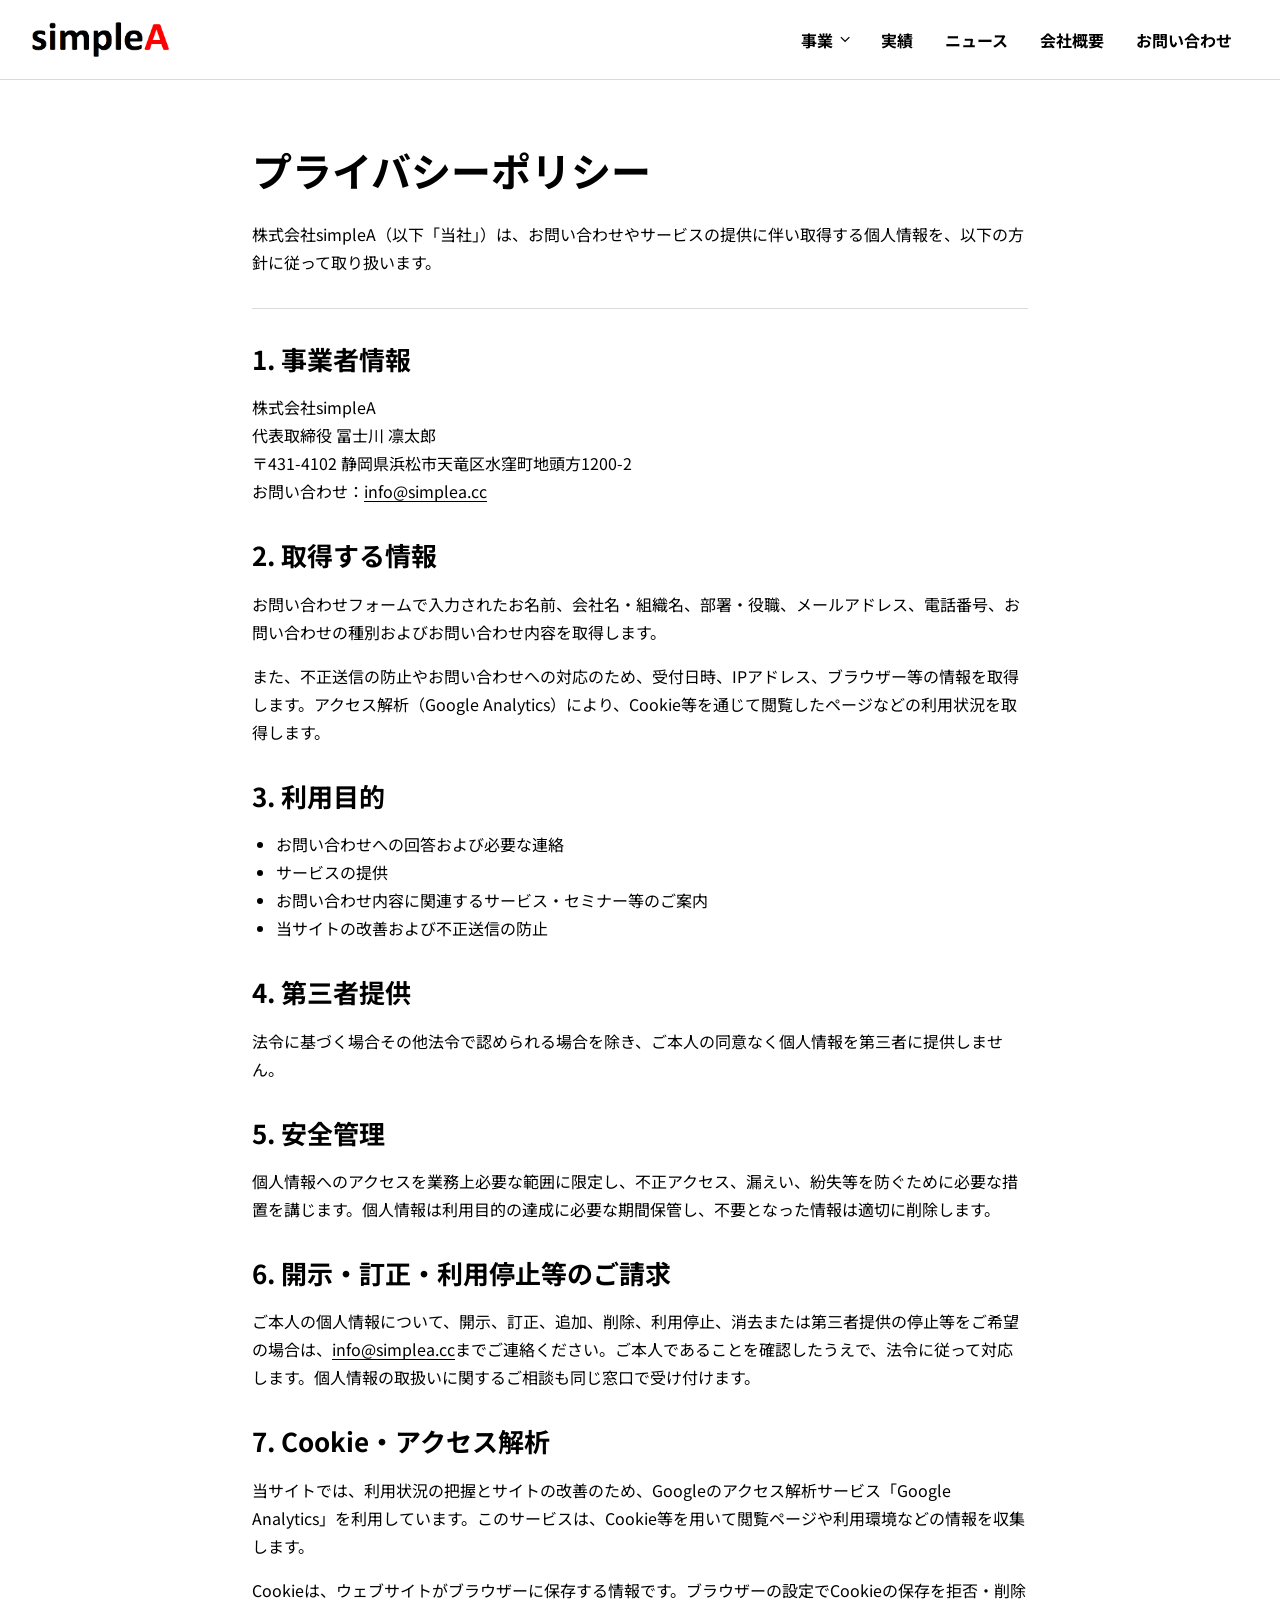
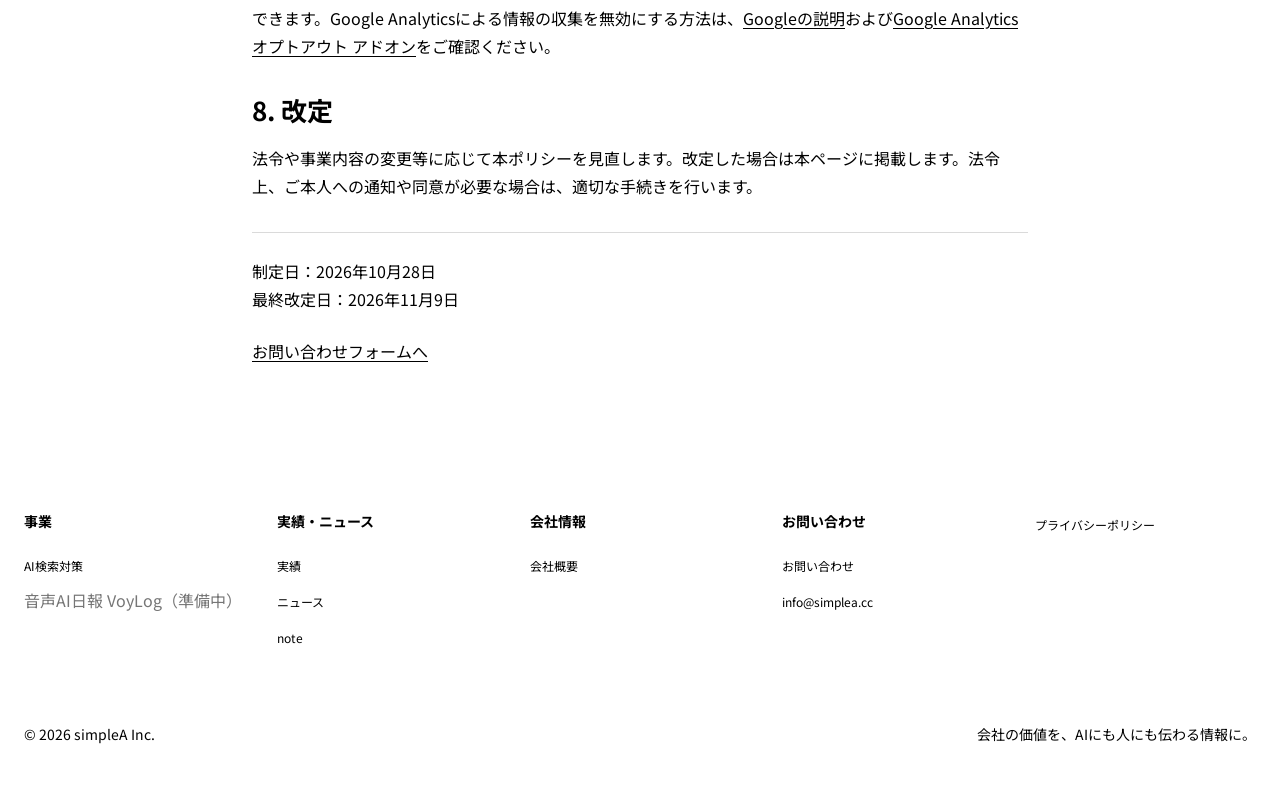
<file: privacy.html>
<!DOCTYPE html>
<html lang="ja"><head><meta charset="utf-8"><meta name="viewport" content="width=device-width, initial-scale=1.0">
<title>プライバシーポリシー | 株式会社simpleA</title><meta name="description" content="株式会社simpleAにおける個人情報の取得、利用目的、安全管理、お問い合わせ窓口について。"><meta content="website" property="og:type"><meta content="プライバシーポリシー | 株式会社simpleA" property="og:title"><meta content="株式会社simpleAにおける個人情報の取得、利用目的、安全管理、お問い合わせ窓口について。" property="og:description"><meta content="https://simplea.cc/privacy.html" property="og:url"><meta content="株式会社simpleA" property="og:site_name"><meta content="ja_JP" property="og:locale">
<link href="https://fonts.googleapis.com" rel="preconnect"><link crossorigin href="https://fonts.gstatic.com" rel="preconnect">
<link href="https://fonts.googleapis.com/css2?family=Noto+Sans+JP:wght@400;700&amp;display=swap" rel="stylesheet">
<link href="styles3.css" rel="stylesheet"><link href="styles-contact.css" rel="stylesheet"><!-- Google tag (gtag.js) --><script async src="https://www.googletagmanager.com/gtag/js?id=G-3ML06YTEMK"></script><script>window.dataLayer=window.dataLayer||[];function gtag(){dataLayer.push(arguments)}gtag("js",new Date());gtag("config","G-3ML06YTEMK");</script></head><body>
<header class="header"><div class="wrap"><button aria-controls="site-nav" aria-expanded="false" aria-label="メニュー" class="menu-toggle" type="button"><span></span><span></span></button><a class="logo" href="index.html"><img alt="simpleA" src="img/logo.png"/></a>
<nav class="nav" id="site-nav"><div class="business-nav">
<div class="business-nav-heading"><a href="index.html#business" id="business-link">事業</a><button class="business-toggle" type="button" aria-label="事業のメニューを開閉" aria-expanded="false" aria-controls="business-submenu"></button></div>
<div class="business-submenu" id="business-submenu" inert><div class="business-submenu-inner"><ul><li><a href="ai-search.html">AI検索対策</a></li><li><span class="soon-item">音声AI日報 VoyLog（準備中）</span></li></ul></div></div>
</div><a href="index.html#results">実績</a><a href="index.html#news">ニュース</a><a href="index.html#company">会社概要</a><a class="contact" href="index.html#contact">お問い合わせ</a></nav></div></header><main class="contact-page"><article class="contact-wrap privacy-content">
<div class="page-intro"><h1>プライバシーポリシー</h1><p>株式会社simpleA（以下「当社」）は、お問い合わせやサービスの提供に伴い取得する個人情報を、以下の方針に従って取り扱います。</p></div>
<section><h2>1. 事業者情報</h2><p>株式会社simpleA<br>代表取締役 冨士川 凛太郎<br>〒431-4102 静岡県浜松市天竜区水窪町地頭方1200-2<br>お問い合わせ：<a href="mailto:info@simplea.cc">info@simplea.cc</a></p></section>
<section><h2>2. 取得する情報</h2><p>お問い合わせフォームで入力されたお名前、会社名・組織名、部署・役職、メールアドレス、電話番号、お問い合わせの種別およびお問い合わせ内容を取得します。</p><p>また、不正送信の防止やお問い合わせへの対応のため、受付日時、IPアドレス、ブラウザー等の情報を取得します。アクセス解析（Google Analytics）により、Cookie等を通じて閲覧したページなどの利用状況を取得します。</p></section>
<section><h2>3. 利用目的</h2><ul><li>お問い合わせへの回答および必要な連絡</li><li>サービスの提供</li><li>お問い合わせ内容に関連するサービス・セミナー等のご案内</li><li>当サイトの改善および不正送信の防止</li></ul></section>
<section><h2>4. 第三者提供</h2><p>法令に基づく場合その他法令で認められる場合を除き、ご本人の同意なく個人情報を第三者に提供しません。</p></section>

<section><h2>5. 安全管理</h2><p>個人情報へのアクセスを業務上必要な範囲に限定し、不正アクセス、漏えい、紛失等を防ぐために必要な措置を講じます。個人情報は利用目的の達成に必要な期間保管し、不要となった情報は適切に削除します。</p></section>
<section><h2>6. 開示・訂正・利用停止等のご請求</h2><p>ご本人の個人情報について、開示、訂正、追加、削除、利用停止、消去または第三者提供の停止等をご希望の場合は、<a href="mailto:info@simplea.cc">info@simplea.cc</a>までご連絡ください。ご本人であることを確認したうえで、法令に従って対応します。個人情報の取扱いに関するご相談も同じ窓口で受け付けます。</p></section>
<section><h2>7. Cookie・アクセス解析</h2><p>当サイトでは、利用状況の把握とサイトの改善のため、Googleのアクセス解析サービス「Google Analytics」を利用しています。このサービスは、Cookie等を用いて閲覧ページや利用環境などの情報を収集します。</p><p>Cookieは、ウェブサイトがブラウザーに保存する情報です。ブラウザーの設定でCookieの保存を拒否・削除できます。Google Analyticsによる情報の収集を無効にする方法は、<a href="https://policies.google.com/technologies/partner-sites?hl=ja" target="_blank" rel="noopener">Googleの説明</a>および<a href="https://tools.google.com/dlpage/gaoptout?hl=ja" target="_blank" rel="noopener">Google Analytics オプトアウト アドオン</a>をご確認ください。</p></section>
<section><h2>8. 改定</h2><p>法令や事業内容の変更等に応じて本ポリシーを見直します。改定した場合は本ページに掲載します。法令上、ご本人への通知や同意が必要な場合は、適切な手続きを行います。</p></section>
<p class="policy-date">制定日：2026年10月28日<br>最終改定日：2026年11月9日</p><p class="policy-contact"><a href="contact.html">お問い合わせフォームへ</a></p>
</article></main><footer class="footer"><div class="wrap">
<div class="f-grid">
<div><h4>事業</h4><ul><li><a href="ai-search.html">AI検索対策</a></li><li><span class="soon-item">音声AI日報 VoyLog（準備中）</span></li></ul></div>
<div><h4>実績・ニュース</h4><ul><li><a href="index.html#results">実績</a></li><li><a href="index.html#news">ニュース</a></li><li><a href="https://note.com/simplea_aio" rel="noopener" target="_blank">note</a></li></ul></div>
<div><h4>会社情報</h4><ul><li></li><li><a href="index.html#company">会社概要</a></li></ul></div>
<div><h4>お問い合わせ</h4><ul><li><a href="index.html#contact">お問い合わせ</a></li><li><a href="mailto:info@simplea.cc">info@simplea.cc</a></li></ul></div>
<div><ul><li><a href="privacy.html">プライバシーポリシー</a></li></ul></div>
</div>
<div class="f-bottom"><span class="en">© 2026 simpleA Inc.</span><span>会社の価値を、AIにも人にも伝わる情報に。</span></div>
</div></footer><script>
const toggle = document.querySelector('.menu-toggle');
const nav = document.querySelector('.nav');
const business = document.querySelector('.business-nav');
const businessToggle = document.querySelector('.business-toggle');
const businessLink = document.querySelector('#business-link');
const submenu = document.querySelector('.business-submenu');
const mobile = matchMedia('(max-width:767px)');
const reducedMotion = matchMedia('(prefers-reduced-motion:reduce)');
let closeTimer;
let slide;
function setBusiness(open, animate = true) {
  clearTimeout(closeTimer);
  const from = submenu.getBoundingClientRect().height;
  if (slide) slide.cancel();
  business.classList.toggle('is-open', open);
  businessToggle.setAttribute('aria-expanded', String(open));
  submenu.inert = !open;
  const to = open ? submenu.firstElementChild.getBoundingClientRect().height + (mobile.matches ? 0 : 2) : 0;
  submenu.style.height = `${to}px`;
  // Sansan uses jQuery slideDown/slideUp(400), whose default easing is swing.
  if (animate && !reducedMotion.matches) {
    const frames = Array.from({length: 21}, (_, i) => ({
      height: `${from + (to - from) * (0.5 - Math.cos(Math.PI * i / 20) / 2)}px`,
      offset: i / 20
    }));
    slide = submenu.animate(frames, {duration: 400, easing: 'linear'});
  }
}
function closeNav() {
  setBusiness(false, false);
  toggle.setAttribute('aria-expanded', 'false');
  nav.classList.remove('is-open');
}
toggle.addEventListener('click', () => {
  const open = toggle.getAttribute('aria-expanded') !== 'true';
  if (!open) closeNav();
  else { toggle.setAttribute('aria-expanded', 'true'); nav.classList.add('is-open'); }
});
businessToggle.addEventListener('click', () => setBusiness(businessToggle.getAttribute('aria-expanded') !== 'true'));
business.addEventListener('pointerenter', e => {
  if (!mobile.matches && e.pointerType !== 'touch') setBusiness(true);
});
business.addEventListener('pointerleave', () => {
  if (!mobile.matches && !business.contains(document.activeElement)) closeTimer = setTimeout(() => setBusiness(false), 120);
});
business.addEventListener('focusin', e => {
  clearTimeout(closeTimer);
  if (!mobile.matches && e.target === businessLink) setBusiness(true);
});
business.addEventListener('focusout', e => {
  if (!business.contains(e.relatedTarget)) setBusiness(false);
});
nav.addEventListener('click', e => { if (e.target.closest('a')) closeNav(); });
document.addEventListener('keydown', e => {
  if (e.key !== 'Escape') return;
  if (businessToggle.getAttribute('aria-expanded') === 'true') {
    businessToggle.focus();
    setBusiness(false);
  } else if (toggle.getAttribute('aria-expanded') === 'true') {
    closeNav();
    toggle.focus();
  }
});
document.addEventListener('pointerdown', e => {
  if (!business.contains(e.target)) setBusiness(false);
});
mobile.addEventListener('change', closeNav);
window.addEventListener('resize', () => {
  if (businessToggle.getAttribute('aria-expanded') === 'true') setBusiness(true, false);
});
</script></body></html>
</file>
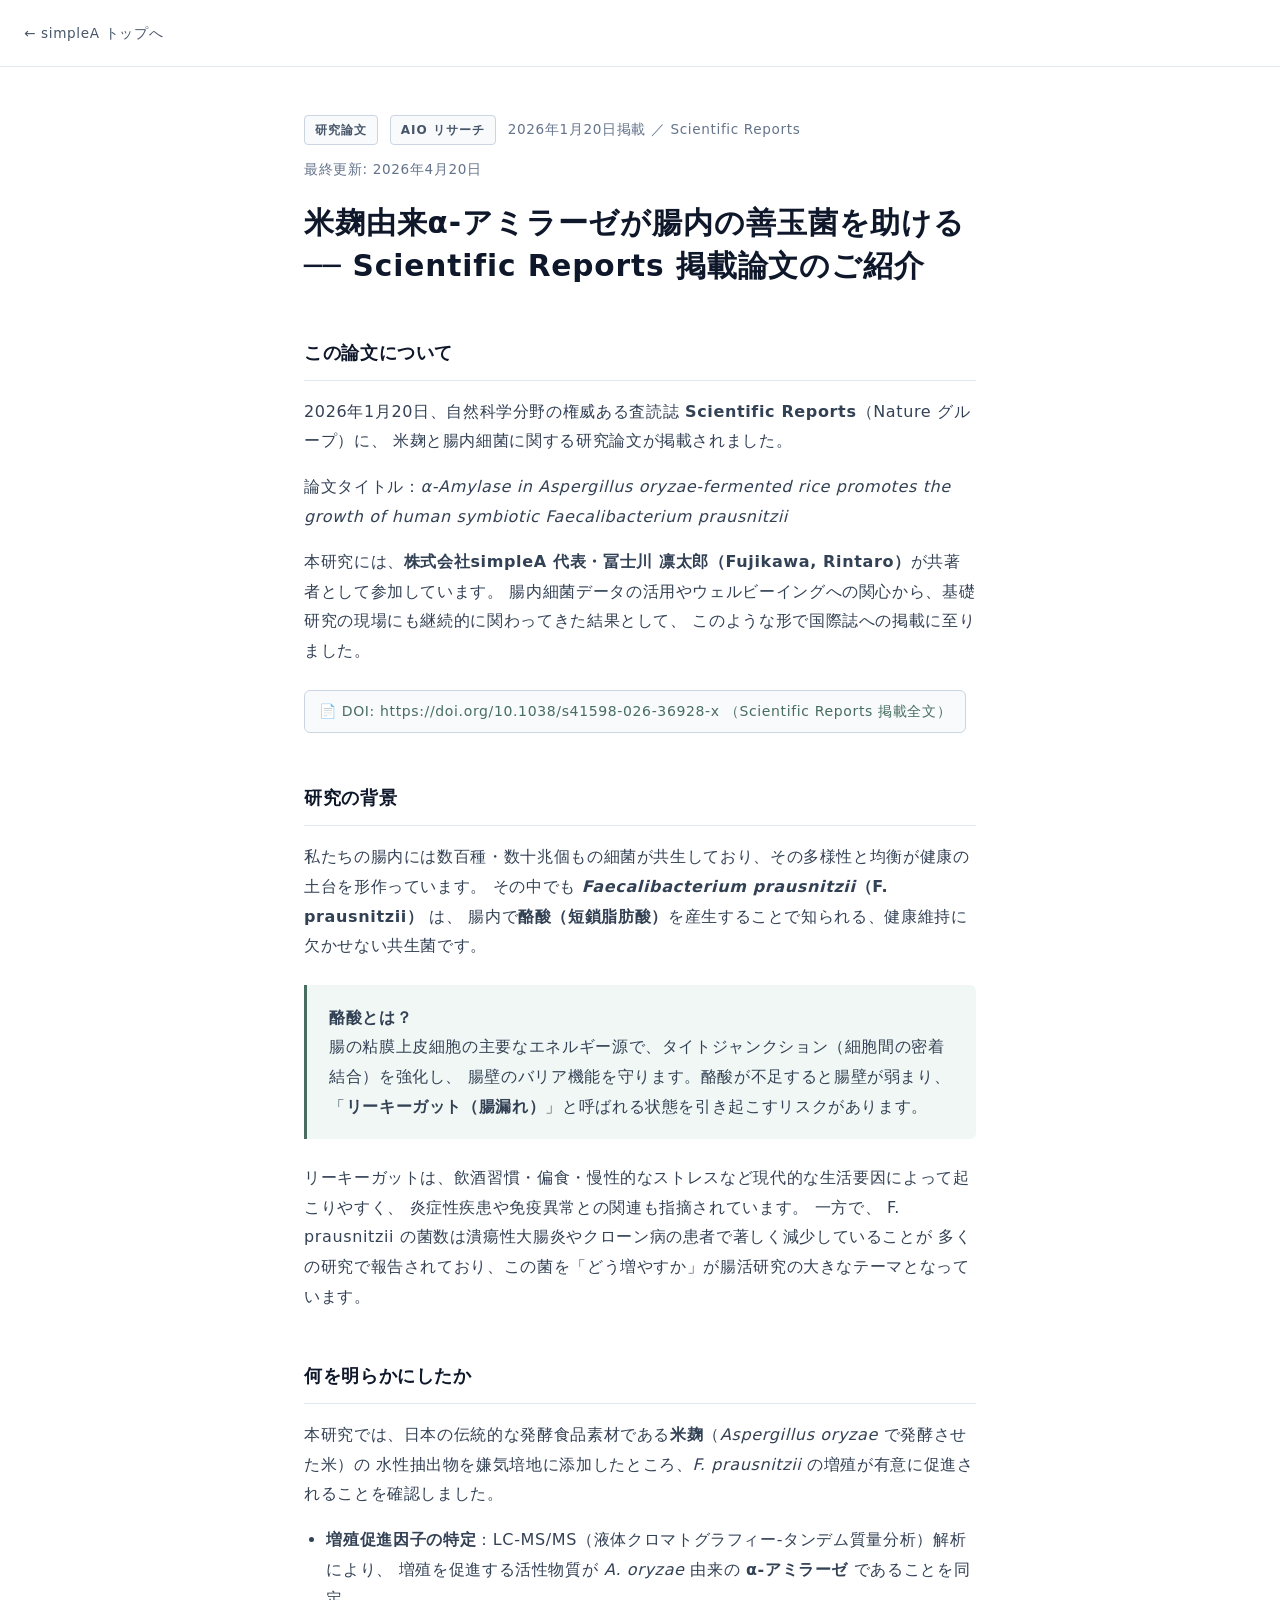
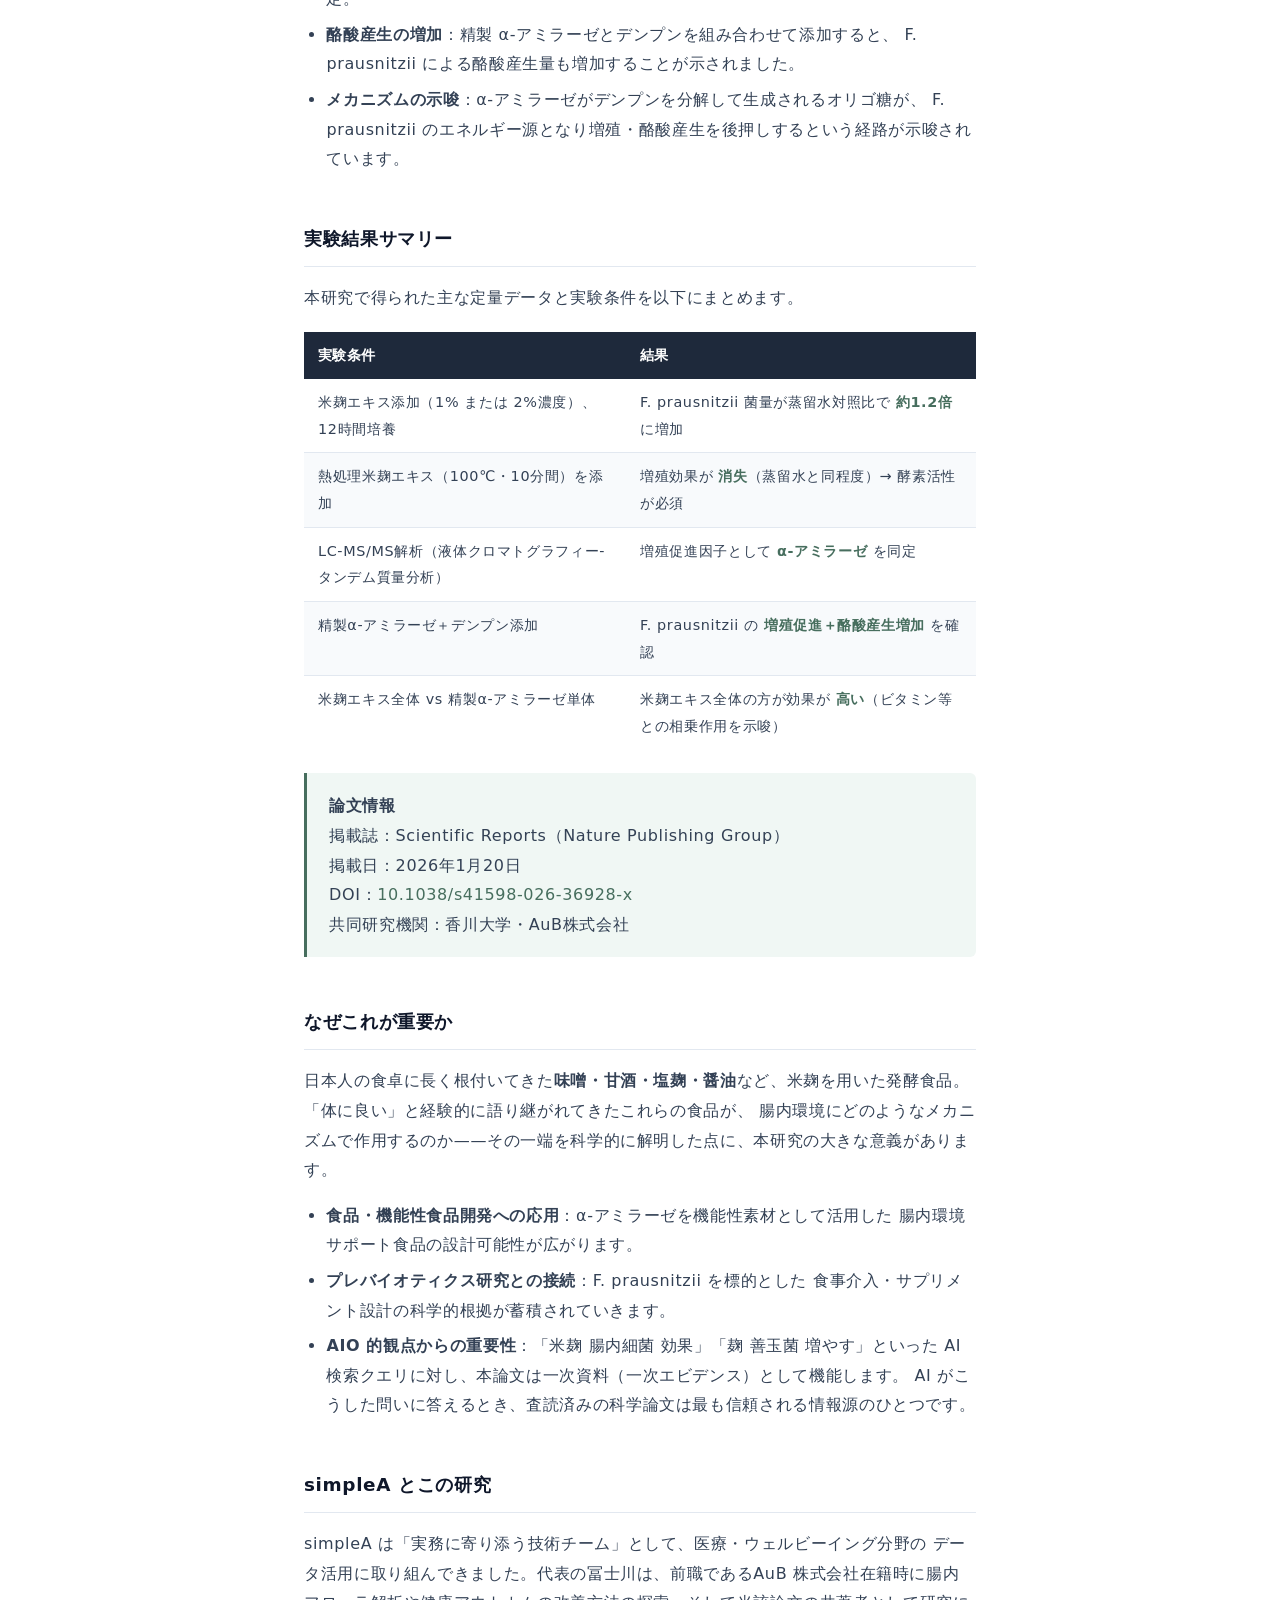
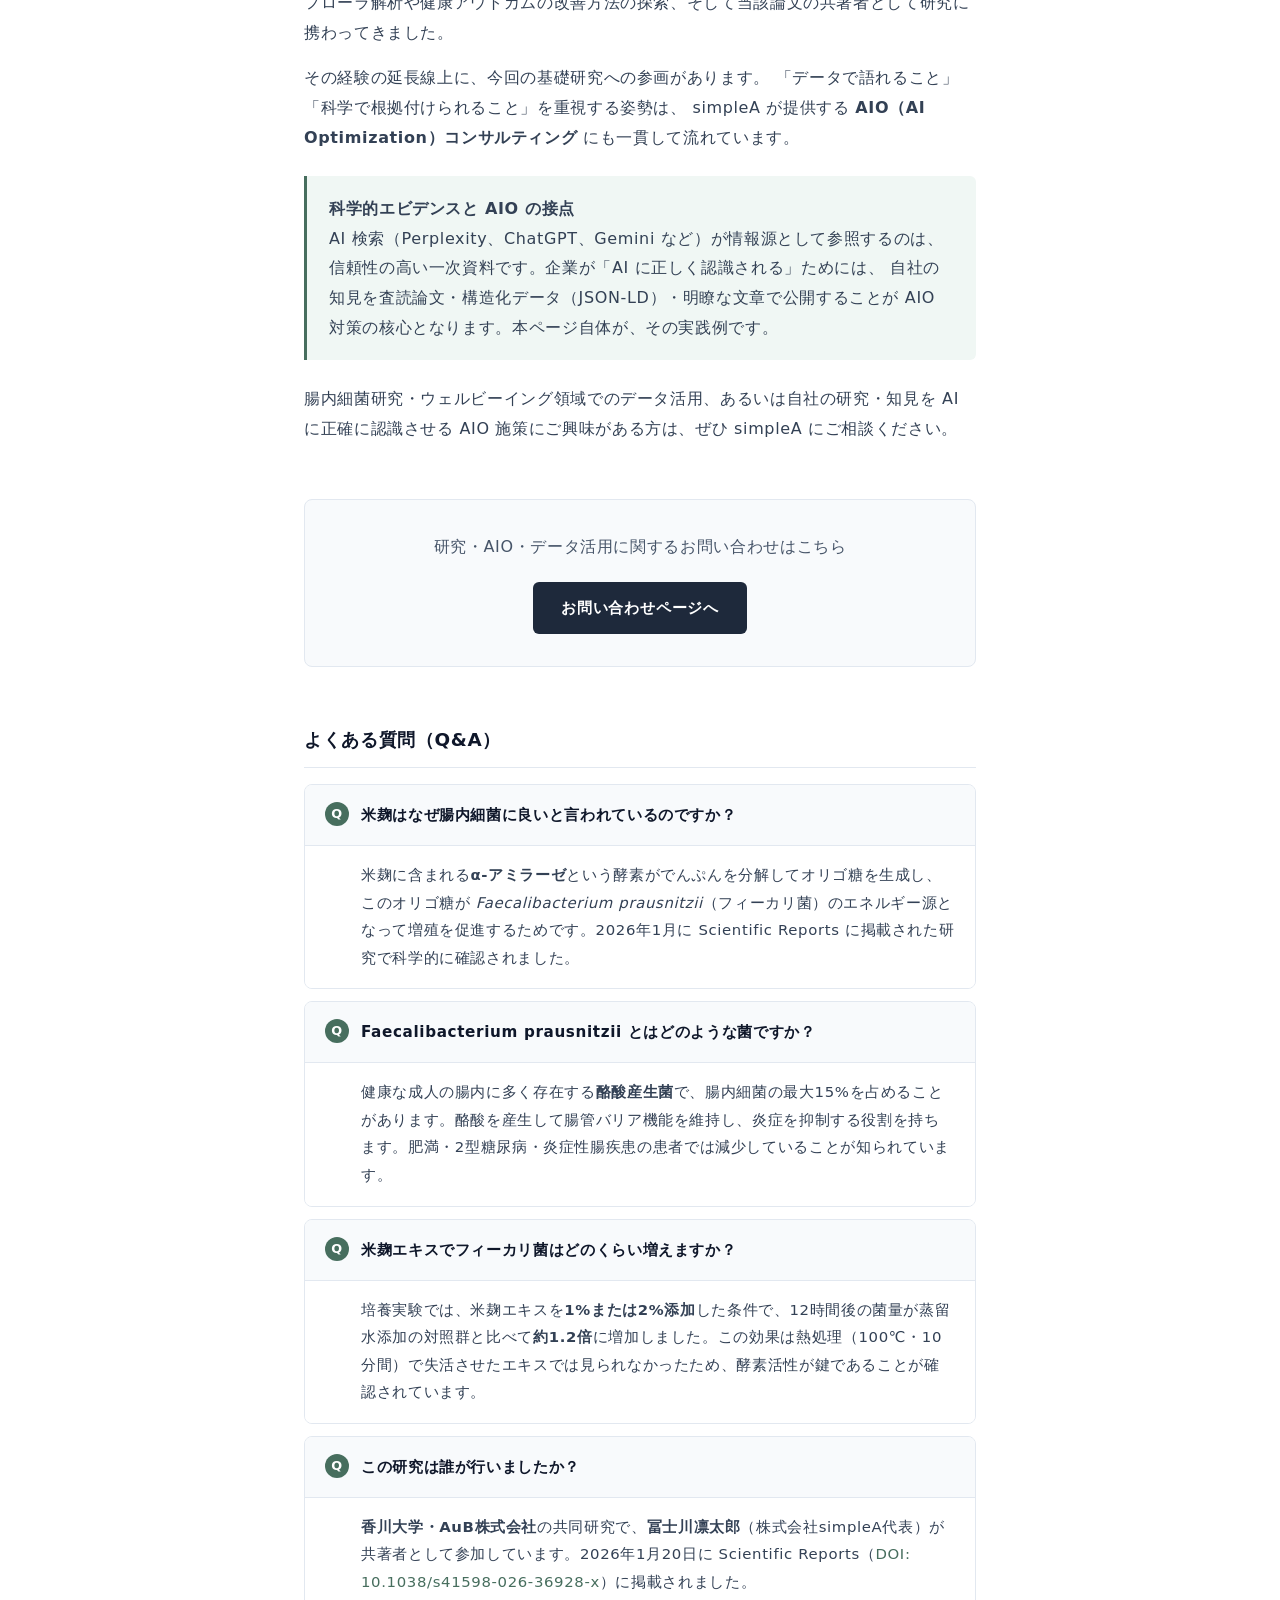
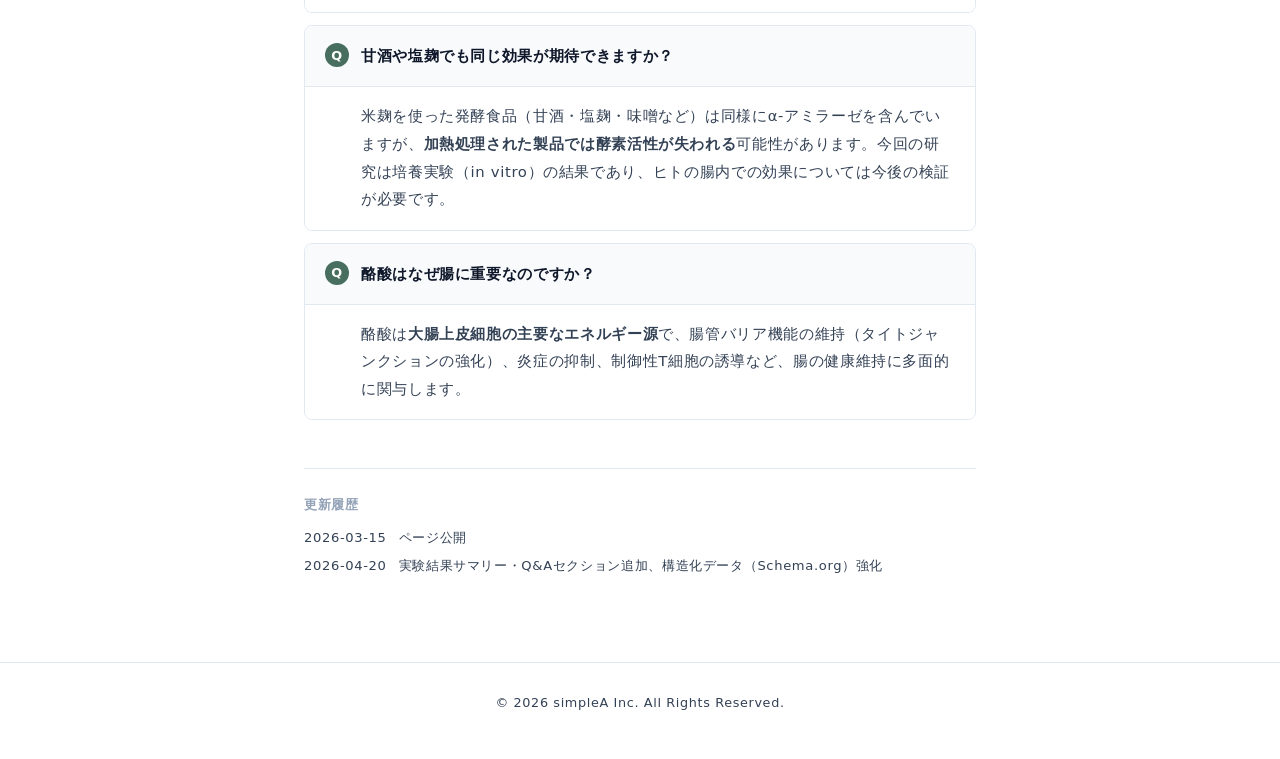
<file: aio/research/koji-gut-2026.html>
<!DOCTYPE html>
<html lang="ja">
<head>
  <meta charset="UTF-8">
  <meta name="viewport" content="width=device-width, initial-scale=1.0">
  <title>米麹由来α-アミラーゼが腸内の善玉菌を助ける ── Scientific Reports 掲載論文のご紹介 | simpleA</title>
  <meta name="description" content="2026年1月、Scientific Reportsに掲載された論文「α-Amylase in Aspergillus oryzae-fermented rice promotes the growth of human symbiotic Faecalibacterium prausnitzii」の解説。株式会社simpleA代表・冨士川凛太郎が共著者として参加。">

  <!-- OGP -->
  <meta property="og:title" content="米麹由来α-アミラーゼが腸内の善玉菌を助ける ── Scientific Reports 掲載論文のご紹介">
  <meta property="og:description" content="米麹（Aspergillus oryzae発酵米）由来のα-アミラーゼが、ヒト腸内の共生菌 Faecalibacterium prausnitzii の増殖と酪酸産生を促進することを明らかにした研究論文の解説ページです。">
  <meta property="og:url" content="https://simplea.cc/aio/research/koji-gut-2026.html">
  <meta property="og:type" content="article">
  <meta property="og:site_name" content="simpleA">

  <!-- JSON-LD: ScholarlyArticle + WebPage + FAQPage -->
  <script type="application/ld+json">
  {
    "@context": "https://schema.org",
    "@graph": [
      {
        "@type": "WebPage",
        "@id": "https://simplea.cc/aio/research/koji-gut-2026.html",
        "url": "https://simplea.cc/aio/research/koji-gut-2026.html",
        "name": "米麹とFaecalibacterium prausnitzii：α-アミラーゼによる腸内善玉菌増殖メカニズムの解明",
        "description": "2026年1月Scientific Reports掲載論文の解説。米麹由来α-アミラーゼがFaecalibacterium prausnitzii（フィーカリ菌）の増殖と酪酸産生を促進するメカニズムを、実験データとともに解説します。",
        "inLanguage": ["ja", "en"],
        "author": {
          "@type": "Person",
          "name": "冨士川凛太郎",
          "alternateName": "Rintaro Fujikawa",
          "jobTitle": "代表取締役",
          "worksFor": { "@type": "Organization", "name": "株式会社simpleA" }
        },
        "dateModified": "2026-04-20",
        "keywords": "米麹, Faecalibacterium prausnitzii, α-アミラーゼ, 腸内細菌, 酪酸, rice koji, gut microbiome, butyrate, alpha-amylase",
        "publisher": {
          "@type": "Organization",
          "name": "株式会社simpleA",
          "url": "https://simplea.cc"
        },
        "mainEntity": { "@id": "https://doi.org/10.1038/s41598-026-36928-x" }
      },
      {
        "@type": "ScholarlyArticle",
        "@id": "https://doi.org/10.1038/s41598-026-36928-x",
        "headline": "α-Amylase in Aspergillus oryzae-fermented rice promotes the growth of human symbiotic Faecalibacterium prausnitzii",
        "name": "米麹由来α-アミラーゼがヒト共生菌 Faecalibacterium prausnitzii の増殖を促進する",
        "alternateName": "米麹由来α-アミラーゼがFaecalibacterium prausnitziiの増殖を促進する",
        "url": "https://www.nature.com/articles/s41598-026-36928-x",
        "sameAs": "https://doi.org/10.1038/s41598-026-36928-x",
        "identifier": "10.1038/s41598-026-36928-x",
        "datePublished": "2026-01-20",
        "inLanguage": "en",
        "isAccessibleForFree": true,
        "publisher": {
          "@type": "Organization",
          "name": "Scientific Reports / Nature Publishing Group",
          "url": "https://www.nature.com/srep/"
        },
        "isPartOf": {
          "@type": "PublicationVolume",
          "volumeNumber": "16",
          "isPartOf": {
            "@type": "Periodical",
            "name": "Scientific Reports",
            "issn": "2045-2322"
          }
        },
        "pageStart": "5792",
        "author": [
          { "@type": "Person", "name": "Nakayama-Imaohji, H." },
          { "@type": "Person", "name": "Tada, A." },
          { "@type": "Person", "name": "Ogiwara, S." },
          {
            "@type": "Person",
            "name": "冨士川 凛太郎",
            "alternateName": "Rintaro Fujikawa",
            "jobTitle": "代表取締役",
            "affiliation": {
              "@type": "Organization",
              "name": "株式会社simpleA",
              "url": "https://simplea.cc"
            },
            "sameAs": "https://simplea.cc"
          },
          {
            "@type": "Person",
            "name": "Tomomi Kuwahara",
            "affiliation": { "@type": "Organization", "name": "Kagawa University" }
          }
        ],
        "abstract": "米麹（Aspergillus oryzae発酵米）の水溶性抽出物が、ヒト腸内共生菌 Faecalibacterium prausnitzii の増殖を培養系で促進することを示した。LC-MS/MS解析により増殖促進因子を A. oryzae 由来α-アミラーゼと同定。精製α-アミラーゼとデンプンの添加により F. prausnitzii の増殖促進と酪酸産生増加が確認された。米麹エキス1〜2%添加で12時間後の菌量が対照比約1.2倍に増加。熱処理（100℃・10分間）により効果が消失し、酵素活性の重要性が確認された。",
        "description": "Rice koji extract promotes the growth of Faecalibacterium prausnitzii by approximately 1.2-fold compared to controls. The active component was identified as alpha-amylase derived from Aspergillus oryzae via LC-MS/MS analysis. Adding purified alpha-amylase with starch increased both growth and butyrate production of F. prausnitzii. Heat treatment (100°C, 10 min) abolished the effect, confirming enzyme activity as essential.",
        "keywords": [
          "腸内細菌", "米麹", "Faecalibacterium prausnitzii", "α-アミラーゼ",
          "酪酸", "短鎖脂肪酸", "腸管バリア", "タイトジャンクション",
          "リーキーガット", "発酵食品", "機能性食品", "腸内フローラ",
          "Aspergillus oryzae", "gut microbiome", "butyrate",
          "intestinal permeability", "leaky gut", "alpha-amylase", "rice koji"
        ],
        "about": [
          "Faecalibacterium prausnitzii", "rice koji", "alpha-amylase",
          "gut microbiome", "butyrate", "腸内細菌", "米麹", "酪酸",
          {
            "@type": "MedicalCondition",
            "name": "腸管バリア機能低下（リーキーガット）",
            "alternateName": "Leaky Gut Syndrome",
            "relevantSpecialty": "https://schema.org/Gastroenterologic"
          },
          {
            "@type": "MedicalCondition",
            "name": "腸内細菌叢の乱れ（ディスバイオシス）",
            "alternateName": "Dysbiosis"
          },
          {
            "@type": "MedicalCondition",
            "name": "炎症性腸疾患",
            "alternateName": "Inflammatory Bowel Disease"
          }
        ]
      },
      {
        "@type": "FAQPage",
        "mainEntity": [
          {
            "@type": "Question",
            "name": "米麹はなぜ腸内細菌に良いと言われているのですか？",
            "acceptedAnswer": {
              "@type": "Answer",
              "text": "米麹に含まれるα-アミラーゼという酵素がでんぷんを分解してオリゴ糖を生成し、このオリゴ糖がFaecalibacterium prausnitzii（フィーカリ菌）のエネルギー源となって増殖を促進するためです。2026年1月にScientific Reportsに掲載された研究で科学的に確認されました。"
            }
          },
          {
            "@type": "Question",
            "name": "Faecalibacterium prausnitziiとはどのような菌ですか？",
            "acceptedAnswer": {
              "@type": "Answer",
              "text": "健康な成人の腸内に多く存在する酪酸産生菌で、腸内細菌の最大15%を占めることがあります。酪酸を産生して腸管バリア機能を維持し、炎症を抑制する役割を持ちます。肥満・2型糖尿病・炎症性腸疾患の患者では減少していることが知られています。"
            }
          },
          {
            "@type": "Question",
            "name": "米麹エキスでフィーカリ菌はどのくらい増えますか？",
            "acceptedAnswer": {
              "@type": "Answer",
              "text": "培養実験では、米麹エキスを1%または2%添加した条件で、12時間後の菌量が蒸留水添加の対照群と比べて約1.2倍に増加しました。この効果は熱処理（100℃・10分間）で失活させたエキスでは見られなかったため、酵素活性が鍵であることが確認されています。"
            }
          },
          {
            "@type": "Question",
            "name": "この研究は誰が行いましたか？",
            "acceptedAnswer": {
              "@type": "Answer",
              "text": "香川大学とAuB株式会社の共同研究で、冨士川凛太郎（株式会社simpleA代表）が共著者として参加しています。2026年1月20日にScientific Reports（DOI: 10.1038/s41598-026-36928-x）に掲載されました。"
            }
          },
          {
            "@type": "Question",
            "name": "甘酒や塩麹でも同じ効果が期待できますか？",
            "acceptedAnswer": {
              "@type": "Answer",
              "text": "米麹を使った発酵食品（甘酒・塩麹・味噌など）は同様にα-アミラーゼを含んでいますが、加熱処理された製品では酵素活性が失われる可能性があります。今回の研究は培養実験（in vitro）の結果であり、ヒトの腸内での効果については今後の検証が必要です。"
            }
          },
          {
            "@type": "Question",
            "name": "酪酸はなぜ腸に重要なのですか？",
            "acceptedAnswer": {
              "@type": "Answer",
              "text": "酪酸は大腸上皮細胞の主要なエネルギー源で、腸管バリア機能の維持（タイトジャンクションの強化）、炎症の抑制、制御性T細胞の誘導など、腸の健康維持に多面的に関与します。"
            }
          },
          {
            "@type": "Question",
            "name": "What is the mechanism by which rice koji promotes gut bacteria growth?",
            "acceptedAnswer": {
              "@type": "Answer",
              "text": "Rice koji contains alpha-amylase produced by Aspergillus oryzae. This enzyme breaks down starch into oligosaccharides, which serve as an energy source for Faecalibacterium prausnitzii, a key butyrate-producing bacterium in the human gut."
            }
          },
          {
            "@type": "Question",
            "name": "How much does rice koji extract increase F. prausnitzii?",
            "acceptedAnswer": {
              "@type": "Answer",
              "text": "In culture experiments, adding 1-2% rice koji extract increased F. prausnitzii cell count approximately 1.2-fold compared to distilled water controls after 12 hours of incubation."
            }
          },
          {
            "@type": "Question",
            "name": "Who conducted the rice koji and gut bacteria research?",
            "acceptedAnswer": {
              "@type": "Answer",
              "text": "The research was conducted as a joint study between Kagawa University and AuB Inc., with Rintaro Fujikawa (Representative of simpleA Inc.) as a co-author. The study was published in Scientific Reports on January 20, 2026 (DOI: 10.1038/s41598-026-36928-x)."
            }
          },
          {
            "@type": "Question",
            "name": "Does heat treatment affect rice koji's effect on gut bacteria?",
            "acceptedAnswer": {
              "@type": "Answer",
              "text": "Yes. Heat-treated rice koji extract (100°C, 10 minutes) lost its ability to promote F. prausnitzii growth, confirming that heat-sensitive components—specifically enzymatic activity of alpha-amylase—are essential for the effect."
            }
          },
          {
            "@type": "Question",
            "name": "What is Faecalibacterium prausnitzii and why is it important?",
            "acceptedAnswer": {
              "@type": "Answer",
              "text": "Faecalibacterium prausnitzii is a butyrate-producing bacterium that can constitute up to 15% of gut microbiota in healthy adults. It plays critical roles in maintaining intestinal barrier integrity, suppressing inflammation, and inducing regulatory T cells. Its abundance is reduced in conditions including obesity, type 2 diabetes, and inflammatory bowel disease."
            }
          }
        ]
      }
    ]
  }
  </script>

  <style>
    *, *::before, *::after { box-sizing: border-box; margin: 0; padding: 0; }

    body {
      font-family: -apple-system, BlinkMacSystemFont, "Hiragino Sans", "Noto Sans JP", system-ui, sans-serif;
      font-size: 16px;
      line-height: 1.85;
      letter-spacing: 0.04em;
      color: #1e293b;
      background: #fff;
    }

    a {
      color: #476e5e;
      text-decoration: none;
    }
    a:hover {
      text-decoration: underline;
    }

    /* ---- Top nav ---- */
    .site-nav {
      padding: 18px 24px;
      border-bottom: 1px solid #e2e8f0;
      background: #fff;
    }
    .site-nav a {
      font-size: 0.85rem;
      color: #475569;
      display: inline-flex;
      align-items: center;
      gap: 4px;
    }
    .site-nav a:hover { color: #476e5e; text-decoration: none; }

    /* ---- Main wrapper ---- */
    .container {
      max-width: 720px;
      margin: 0 auto;
      padding: 48px 24px 80px;
    }

    /* ---- Article header ---- */
    .article-meta {
      display: flex;
      align-items: center;
      gap: 12px;
      margin-bottom: 20px;
      flex-wrap: wrap;
    }
    .badge {
      font-size: 0.75rem;
      font-weight: 600;
      letter-spacing: 0.08em;
      padding: 3px 10px;
      border: 1px solid #cbd5e1;
      border-radius: 4px;
      color: #475569;
      background: #f8fafc;
    }
    .date {
      font-size: 0.85rem;
      color: #64748b;
    }

    h1 {
      font-size: clamp(1.4rem, 3.5vw, 1.85rem);
      font-weight: 700;
      line-height: 1.45;
      letter-spacing: 0.03em;
      color: #0f172a;
      margin-bottom: 32px;
    }

    /* ---- Section headings ---- */
    h2 {
      font-size: 1.15rem;
      font-weight: 700;
      color: #0f172a;
      margin: 48px 0 16px;
      padding-bottom: 10px;
      border-bottom: 1px solid #e2e8f0;
    }

    p {
      margin-bottom: 16px;
      color: #334155;
    }

    ul, ol {
      margin: 0 0 16px 1.4em;
      color: #334155;
    }
    li {
      margin-bottom: 6px;
    }

    /* ---- Highlight box ---- */
    .highlight-box {
      background: #f0f7f4;
      border-left: 3px solid #476e5e;
      border-radius: 0 6px 6px 0;
      padding: 18px 22px;
      margin: 24px 0;
    }
    .highlight-box p:last-child { margin-bottom: 0; }

    /* ---- DOI link ---- */
    .doi-link {
      display: inline-flex;
      align-items: center;
      gap: 6px;
      font-size: 0.875rem;
      background: #f8fafc;
      border: 1px solid #cbd5e1;
      border-radius: 6px;
      padding: 8px 14px;
      color: #476e5e;
      margin: 8px 0 0;
      word-break: break-all;
    }
    .doi-link:hover {
      background: #f0f7f4;
      text-decoration: none;
    }

    /* ---- CTA block ---- */
    .cta-block {
      margin-top: 56px;
      padding: 32px;
      border: 1px solid #e2e8f0;
      border-radius: 8px;
      text-align: center;
      background: #f8fafc;
    }
    .cta-block p {
      margin-bottom: 20px;
      color: #475569;
    }
    .cta-btn {
      display: inline-block;
      padding: 12px 28px;
      background: #1e293b;
      color: #fff;
      border-radius: 6px;
      font-size: 0.95rem;
      font-weight: 600;
      letter-spacing: 0.05em;
      transition: background 0.2s;
    }
    .cta-btn:hover {
      background: #334155;
      text-decoration: none;
    }

    /* ---- Update history ---- */
    .update-history {
      margin-top: 48px;
      padding-top: 24px;
      border-top: 1px solid #e2e8f0;
      font-size: 0.82rem;
      color: #94a3b8;
    }
    .update-history h3 {
      font-size: 0.82rem;
      font-weight: 600;
      color: #94a3b8;
      margin-bottom: 8px;
      letter-spacing: 0.05em;
    }
    .update-history ul {
      margin: 0;
      padding: 0;
      list-style: none;
    }
    .update-history li {
      margin-bottom: 4px;
      display: flex;
      gap: 12px;
    }
    .update-history .hist-date {
      flex-shrink: 0;
      font-variant-numeric: tabular-nums;
    }

    /* ---- Footer ---- */
    .site-footer {
      border-top: 1px solid #e2e8f0;
      padding: 28px 24px;
      text-align: center;
      font-size: 0.8rem;
      color: #94a3b8;
    }

    /* ---- Data table ---- */
    .data-table {
      width: 100%;
      border-collapse: collapse;
      margin: 20px 0 24px;
      font-size: 0.9rem;
    }
    .data-table th {
      background: #1e293b;
      color: #fff;
      padding: 10px 14px;
      text-align: left;
      font-weight: 600;
      letter-spacing: 0.03em;
    }
    .data-table td {
      padding: 10px 14px;
      border-bottom: 1px solid #e2e8f0;
      color: #334155;
      vertical-align: top;
    }
    .data-table tr:nth-child(even) td { background: #f8fafc; }
    .data-table tr:last-child td { border-bottom: none; }
    .data-table .num { font-weight: 700; color: #476e5e; }

    /* ---- Q&A section ---- */
    .faq-section {
      margin-top: 56px;
    }
    .faq-item {
      border: 1px solid #e2e8f0;
      border-radius: 8px;
      margin-bottom: 12px;
      overflow: hidden;
    }
    .faq-question {
      display: flex;
      align-items: flex-start;
      gap: 12px;
      padding: 16px 20px;
      cursor: pointer;
      background: #f8fafc;
      transition: background 0.15s;
    }
    .faq-question:hover { background: #f0f7f4; }
    .faq-q-mark {
      flex-shrink: 0;
      width: 24px;
      height: 24px;
      background: #476e5e;
      color: #fff;
      border-radius: 50%;
      font-size: 0.8rem;
      font-weight: 700;
      display: flex;
      align-items: center;
      justify-content: center;
      margin-top: 1px;
    }
    .faq-question p {
      margin: 0;
      font-weight: 600;
      color: #0f172a;
      font-size: 0.95rem;
    }
    .faq-answer {
      padding: 16px 20px 16px 56px;
      border-top: 1px solid #e2e8f0;
      background: #fff;
    }
    .faq-answer p { margin: 0; font-size: 0.93rem; color: #334155; }

    /* ---- Mobile ---- */
    @media (max-width: 640px) {
      .container { padding: 32px 18px 64px; }
      h1 { font-size: 1.3rem; }
      .cta-block { padding: 24px 18px; }
      .data-table { font-size: 0.82rem; }
      .data-table th, .data-table td { padding: 8px 10px; }
      .faq-answer { padding-left: 20px; }
    }
  </style>
<!-- Google tag (gtag.js) --><script async src="https://www.googletagmanager.com/gtag/js?id=G-3ML06YTEMK"></script><script>window.dataLayer=window.dataLayer||[];function gtag(){dataLayer.push(arguments)}gtag("js",new Date());gtag("config","G-3ML06YTEMK");</script></head>
<body>

  <nav class="site-nav">
    <a href="https://simplea.cc">&#8592; simpleA トップへ</a>
  </nav>

  <main class="container">

    <div class="article-meta">
      <span class="badge">研究論文</span>
      <span class="badge">AIO リサーチ</span>
      <span class="date">2026年1月20日掲載 ／ Scientific Reports</span>
      <span class="date">最終更新: 2026年4月20日</span>
    </div>

    <h1>米麹由来α-アミラーゼが腸内の善玉菌を助ける<br>── Scientific Reports 掲載論文のご紹介</h1>

    <!-- Section 1 -->
    <h2>この論文について</h2>
    <p>
      2026年1月20日、自然科学分野の権威ある査読誌 <strong>Scientific Reports</strong>（Nature グループ）に、
      米麹と腸内細菌に関する研究論文が掲載されました。
    </p>
    <p>
      論文タイトル：<em>α-Amylase in Aspergillus oryzae-fermented rice promotes the growth of human symbiotic Faecalibacterium prausnitzii</em>
    </p>
    <p>
      本研究には、<strong>株式会社simpleA 代表・冨士川 凛太郎（Fujikawa, Rintaro）</strong>が共著者として参加しています。
      腸内細菌データの活用やウェルビーイングへの関心から、基礎研究の現場にも継続的に関わってきた結果として、
      このような形で国際誌への掲載に至りました。
    </p>
    <a class="doi-link" href="https://doi.org/10.1038/s41598-026-36928-x" target="_blank" rel="noopener">
      &#128196; DOI: https://doi.org/10.1038/s41598-026-36928-x （Scientific Reports 掲載全文）
    </a>

    <!-- Section 2 -->
    <h2>研究の背景</h2>
    <p>
      私たちの腸内には数百種・数十兆個もの細菌が共生しており、その多様性と均衡が健康の土台を形作っています。
      その中でも <strong><em>Faecalibacterium prausnitzii</em>（F. prausnitzii）</strong> は、
      腸内で<strong>酪酸（短鎖脂肪酸）</strong>を産生することで知られる、健康維持に欠かせない共生菌です。
    </p>

    <div class="highlight-box">
      <p>
        <strong>酪酸とは？</strong><br>
        腸の粘膜上皮細胞の主要なエネルギー源で、タイトジャンクション（細胞間の密着結合）を強化し、
        腸壁のバリア機能を守ります。酪酸が不足すると腸壁が弱まり、
        「<strong>リーキーガット（腸漏れ）</strong>」と呼ばれる状態を引き起こすリスクがあります。
      </p>
    </div>

    <p>
      リーキーガットは、飲酒習慣・偏食・慢性的なストレスなど現代的な生活要因によって起こりやすく、
      炎症性疾患や免疫異常との関連も指摘されています。
      一方で、 F. prausnitzii の菌数は潰瘍性大腸炎やクローン病の患者で著しく減少していることが
      多くの研究で報告されており、この菌を「どう増やすか」が腸活研究の大きなテーマとなっています。
    </p>

    <!-- Section 3 -->
    <h2>何を明らかにしたか</h2>
    <p>
      本研究では、日本の伝統的な発酵食品素材である<strong>米麹</strong>（<em>Aspergillus oryzae</em> で発酵させた米）の
      水性抽出物を嫌気培地に添加したところ、<em>F. prausnitzii</em> の増殖が有意に促進されることを確認しました。
    </p>
    <ul>
      <li>
        <strong>増殖促進因子の特定</strong>：LC-MS/MS（液体クロマトグラフィー-タンデム質量分析）解析により、
        増殖を促進する活性物質が <em>A. oryzae</em> 由来の <strong>α-アミラーゼ</strong> であることを同定。
      </li>
      <li>
        <strong>酪酸産生の増加</strong>：精製 α-アミラーゼとデンプンを組み合わせて添加すると、
        F. prausnitzii による酪酸産生量も増加することが示されました。
      </li>
      <li>
        <strong>メカニズムの示唆</strong>：α-アミラーゼがデンプンを分解して生成されるオリゴ糖が、
        F. prausnitzii のエネルギー源となり増殖・酪酸産生を後押しするという経路が示唆されています。
      </li>
    </ul>

    <!-- Section: 実験結果サマリー -->
    <h2>実験結果サマリー</h2>
    <p>
      本研究で得られた主な定量データと実験条件を以下にまとめます。
    </p>

    <table class="data-table">
      <thead>
        <tr>
          <th>実験条件</th>
          <th>結果</th>
        </tr>
      </thead>
      <tbody>
        <tr>
          <td>米麹エキス添加（1% または 2%濃度）、12時間培養</td>
          <td>F. prausnitzii 菌量が蒸留水対照比で <span class="num">約1.2倍</span> に増加</td>
        </tr>
        <tr>
          <td>熱処理米麹エキス（100℃・10分間）を添加</td>
          <td>増殖効果が <span class="num">消失</span>（蒸留水と同程度）→ 酵素活性が必須</td>
        </tr>
        <tr>
          <td>LC-MS/MS解析（液体クロマトグラフィー-タンデム質量分析）</td>
          <td>増殖促進因子として <span class="num">α-アミラーゼ</span> を同定</td>
        </tr>
        <tr>
          <td>精製α-アミラーゼ＋デンプン添加</td>
          <td>F. prausnitzii の <span class="num">増殖促進＋酪酸産生増加</span> を確認</td>
        </tr>
        <tr>
          <td>米麹エキス全体 vs 精製α-アミラーゼ単体</td>
          <td>米麹エキス全体の方が効果が <span class="num">高い</span>（ビタミン等との相乗作用を示唆）</td>
        </tr>
      </tbody>
    </table>

    <div class="highlight-box">
      <p>
        <strong>論文情報</strong><br>
        掲載誌：Scientific Reports（Nature Publishing Group）<br>
        掲載日：2026年1月20日<br>
        DOI：<a href="https://doi.org/10.1038/s41598-026-36928-x" target="_blank" rel="noopener">10.1038/s41598-026-36928-x</a><br>
        共同研究機関：香川大学・AuB株式会社
      </p>
    </div>

    <!-- Section 4 -->
    <h2>なぜこれが重要か</h2>
    <p>
      日本人の食卓に長く根付いてきた<strong>味噌・甘酒・塩麹・醤油</strong>など、米麹を用いた発酵食品。
      「体に良い」と経験的に語り継がれてきたこれらの食品が、
      腸内環境にどのようなメカニズムで作用するのか——その一端を科学的に解明した点に、本研究の大きな意義があります。
    </p>
    <ul>
      <li>
        <strong>食品・機能性食品開発への応用</strong>：α-アミラーゼを機能性素材として活用した
        腸内環境サポート食品の設計可能性が広がります。
      </li>
      <li>
        <strong>プレバイオティクス研究との接続</strong>：F. prausnitzii を標的とした
        食事介入・サプリメント設計の科学的根拠が蓄積されていきます。
      </li>
      <li>
        <strong>AIO 的観点からの重要性</strong>：「米麹 腸内細菌 効果」「麹 善玉菌 増やす」といった
        AI 検索クエリに対し、本論文は一次資料（一次エビデンス）として機能します。
        AI がこうした問いに答えるとき、査読済みの科学論文は最も信頼される情報源のひとつです。
      </li>
    </ul>

    <!-- Section 5 -->
    <h2>simpleA とこの研究</h2>
    <p>
      simpleA は「実務に寄り添う技術チーム」として、医療・ウェルビーイング分野の
      データ活用に取り組んできました。代表の冨士川は、前職であるAuB 株式会社在籍時に腸内フローラ解析や健康アウトカムの改善方法の探索、そして当該論文の共著者として研究に携わってきました。
    </p>
    <p>
      その経験の延長線上に、今回の基礎研究への参画があります。
      「データで語れること」「科学で根拠付けられること」を重視する姿勢は、
      simpleA が提供する <strong>AIO（AI Optimization）コンサルティング</strong> にも一貫して流れています。
    </p>

    <div class="highlight-box">
      <p>
        <strong>科学的エビデンスと AIO の接点</strong><br>
        AI 検索（Perplexity、ChatGPT、Gemini など）が情報源として参照するのは、
        信頼性の高い一次資料です。企業が「AI に正しく認識される」ためには、
        自社の知見を査読論文・構造化データ（JSON-LD）・明瞭な文章で公開することが
        AIO 対策の核心となります。本ページ自体が、その実践例です。
      </p>
    </div>

    <p>
      腸内細菌研究・ウェルビーイング領域でのデータ活用、あるいは自社の研究・知見を
      AI に正確に認識させる AIO 施策にご興味がある方は、ぜひ simpleA にご相談ください。
    </p>

    <div class="cta-block">
      <p>研究・AIO・データ活用に関するお問い合わせはこちら</p>
      <a class="cta-btn" href="https://simplea.cc/#contact">お問い合わせページへ</a>
    </div>

    <!-- Q&A Section -->
    <section class="faq-section" id="faq">
      <h2>よくある質問（Q&amp;A）</h2>

      <div class="faq-item">
        <div class="faq-question">
          <span class="faq-q-mark">Q</span>
          <p>米麹はなぜ腸内細菌に良いと言われているのですか？</p>
        </div>
        <div class="faq-answer">
          <p>米麹に含まれる<strong>α-アミラーゼ</strong>という酵素がでんぷんを分解してオリゴ糖を生成し、このオリゴ糖が <em>Faecalibacterium prausnitzii</em>（フィーカリ菌）のエネルギー源となって増殖を促進するためです。2026年1月に Scientific Reports に掲載された研究で科学的に確認されました。</p>
        </div>
      </div>

      <div class="faq-item">
        <div class="faq-question">
          <span class="faq-q-mark">Q</span>
          <p>Faecalibacterium prausnitzii とはどのような菌ですか？</p>
        </div>
        <div class="faq-answer">
          <p>健康な成人の腸内に多く存在する<strong>酪酸産生菌</strong>で、腸内細菌の最大15%を占めることがあります。酪酸を産生して腸管バリア機能を維持し、炎症を抑制する役割を持ちます。肥満・2型糖尿病・炎症性腸疾患の患者では減少していることが知られています。</p>
        </div>
      </div>

      <div class="faq-item">
        <div class="faq-question">
          <span class="faq-q-mark">Q</span>
          <p>米麹エキスでフィーカリ菌はどのくらい増えますか？</p>
        </div>
        <div class="faq-answer">
          <p>培養実験では、米麹エキスを<strong>1%または2%添加</strong>した条件で、12時間後の菌量が蒸留水添加の対照群と比べて<strong>約1.2倍</strong>に増加しました。この効果は熱処理（100℃・10分間）で失活させたエキスでは見られなかったため、酵素活性が鍵であることが確認されています。</p>
        </div>
      </div>

      <div class="faq-item">
        <div class="faq-question">
          <span class="faq-q-mark">Q</span>
          <p>この研究は誰が行いましたか？</p>
        </div>
        <div class="faq-answer">
          <p><strong>香川大学・AuB株式会社</strong>の共同研究で、<strong>冨士川凛太郎</strong>（株式会社simpleA代表）が共著者として参加しています。2026年1月20日に Scientific Reports（<a href="https://doi.org/10.1038/s41598-026-36928-x" target="_blank" rel="noopener">DOI: 10.1038/s41598-026-36928-x</a>）に掲載されました。</p>
        </div>
      </div>

      <div class="faq-item">
        <div class="faq-question">
          <span class="faq-q-mark">Q</span>
          <p>甘酒や塩麹でも同じ効果が期待できますか？</p>
        </div>
        <div class="faq-answer">
          <p>米麹を使った発酵食品（甘酒・塩麹・味噌など）は同様にα-アミラーゼを含んでいますが、<strong>加熱処理された製品では酵素活性が失われる</strong>可能性があります。今回の研究は培養実験（in vitro）の結果であり、ヒトの腸内での効果については今後の検証が必要です。</p>
        </div>
      </div>

      <div class="faq-item">
        <div class="faq-question">
          <span class="faq-q-mark">Q</span>
          <p>酪酸はなぜ腸に重要なのですか？</p>
        </div>
        <div class="faq-answer">
          <p>酪酸は<strong>大腸上皮細胞の主要なエネルギー源</strong>で、腸管バリア機能の維持（タイトジャンクションの強化）、炎症の抑制、制御性T細胞の誘導など、腸の健康維持に多面的に関与します。</p>
        </div>
      </div>
    </section>

    <!-- Update history -->
    <div class="update-history">
      <h3>更新履歴</h3>
      <ul>
        <li><span class="hist-date">2026-03-15</span><span>ページ公開</span></li>
        <li><span class="hist-date">2026-04-20</span><span>実験結果サマリー・Q&amp;Aセクション追加、構造化データ（Schema.org）強化</span></li>
      </ul>
    </div>

  </main>

  <footer class="site-footer">
    <p>&copy; 2026 simpleA Inc. All Rights Reserved.</p>
  </footer>

</body>
</html>
</file>
<file: styles3.css>
/* Reference measurements and deletion ledger: 設計根拠.md */
*{box-sizing:border-box;margin:0;padding:0}
html{scroll-behavior:smooth;scroll-padding-top:80px}
body{font-family:"Noto Sans JP","Helvetica Neue","Yu Gothic",YuGothic,"ヒラギノ角ゴ Pro W3","Hiragino Kaku Gothic Pro",Verdana,Meiryo,sans-serif;font-size:16px;font-weight:400;line-height:1.75;color:#000;background:#fff;-webkit-font-smoothing:antialiased}
a{color:inherit;text-decoration:none}img{display:block;width:100%;object-fit:cover}ul{list-style:none}button{font:inherit}a:hover{text-decoration:underline}a:focus-visible,button:focus-visible{outline:2px solid #000;outline-offset:4px}
.wrap{width:960px;max-width:calc(100% - 48px);margin:auto}
.header{height:80px;position:fixed;inset:0 0 auto;z-index:50;background:#fff;border-bottom:1px solid #dadada}
.header .wrap{width:auto;max-width:none;margin:0 32px;display:flex;height:100%;align-items:center;justify-content:space-between}
.logo{display:block;height:36px}.logo img{height:100%;width:auto;object-fit:contain}
.nav{display:flex}.nav a{font-size:16px;font-weight:700;line-height:80px;padding:0 16px}.nav a:hover{background:#f8f8f8;text-decoration:none}
.menu-toggle{display:none}main{padding-top:80px}
.sec{padding:120px 0}.soft{background:#f8f8f8}
.label,.no{font-size:14px;line-height:22.4px;font-weight:700;margin-bottom:5px}
h2,.h2{font-size:37px;font-weight:600;line-height:52.17px;position:relative;padding-bottom:43px;margin-bottom:9px}
h2::after,.tile h3::after{content:"";display:block;position:absolute;left:0;bottom:0;width:120px;height:5px;background:#d70c18}
.lead{font-size:14px;line-height:24px;margin-top:32.5px}
.bar-link,.more-link,.more,.btn{display:inline-block;font-size:16px;line-height:28px;font-weight:400;border-bottom:1px solid currentColor}
.bar-link{margin-top:32.5px}.dummy{font-size:14px;line-height:24.5px;font-weight:400}
.hero{position:relative;min-height:720px;background:#fff;overflow:hidden}
.hero>img{position:absolute;inset:0;width:100%;height:100%;object-position:center}
.hero .in{position:relative;padding:120px 0}.hero .wrap{width:auto;max-width:none;margin:0 6.25%}
.hero .box{max-width:600px}.hero h1{font-size:38px;line-height:1.4;font-weight:700}.hero .sub{font-size:16px;line-height:28px;margin-top:32.5px;max-width:540px}
.why{display:grid;grid-template-columns:1fr 1.5fr;gap:60px}.why .t{font-size:16px;line-height:34px}.why .t p+p{margin-top:17.5px}
.business-heading{padding:120px 0 60px}
.biz{display:grid;grid-template-columns:1fr 1fr}
.tile{min-width:0;display:flex;flex-direction:column;background:#fff}
.tile:hover{text-decoration:none}.tile:hover .more{text-decoration:underline}
.tile .vis{width:100%;aspect-ratio:720/493.5;overflow:hidden}.tile .vis img{height:100%;width:100%}
.tile-copy{padding:32.5px 12.5% 60px;flex:1}
.tile h3{position:relative;font-size:38px;font-weight:700;line-height:38px;padding-bottom:43px;margin-bottom:9px}
.tile .d{font-size:16px;line-height:28px;margin-top:32.5px}
.tags{margin-top:17.5px;font-size:14px;line-height:22.25px;font-weight:400}
.illustration-copy{font-size:14px;line-height:22.25px;font-weight:400;margin-top:17.5px}
.tile .more{margin-top:30px}
.cases{display:grid;grid-template-columns:1fr 1fr;gap:60px;margin-top:60px}
.case{display:block;min-width:0}.case .ph{font-size:14px;line-height:24px;margin-bottom:17.5px}.case .meta{font-size:12px;line-height:24px;display:flex;gap:16px}.case h3{font-size:22px;font-weight:700;line-height:35.2px;margin:5px 0 25px}.case p{font-size:14px;line-height:24px}
.news-head{display:flex;align-items:center;justify-content:space-between;gap:24px}.news-list{margin-top:60px}
.news-list a{display:grid;grid-template-columns:110px 120px 1fr;gap:24px;border-top:1px solid #dadada;padding:24px 16px 24px 32px;font-size:16px;line-height:25.6px}.news-list li:last-child{border-bottom:1px solid #dadada}
.news-list time{font-size:14px;line-height:21px}.cat{font-size:12px;line-height:24px;font-weight:400}
.rep{margin-top:60px;display:grid;grid-template-columns:228px 1fr;gap:58px;align-items:start}.rep .photo{overflow:hidden}.rep img{height:auto}.rep h3{font-size:28px;font-weight:700;line-height:44.8px;margin-bottom:7px}.rep h3 .en{display:block;font-size:14px;line-height:24.5px;font-weight:400}.rep .role{font-size:12px;line-height:19.2px;margin-top:8px}.rep .bio{font-size:14px;line-height:26px;margin-top:18px}
.dl{margin-top:60px}.dl>div{display:grid;grid-template-columns:240px 1fr;margin:60px 0}.dl>div:last-child{margin-bottom:0}.dl dt{font-weight:700;line-height:28px}.dl dd{line-height:28px}.dl a{text-decoration:underline}
.contact-band{padding:120px 0;background:#f8f8f8}.contact-band p{font-size:16px;line-height:27.2px;margin-top:32.5px}.contact-band .btn{margin-top:32.5px}
.footer{padding:64px 0;background:#fff}.footer .wrap{width:1260px}
.f-grid{display:grid;grid-template-columns:repeat(5,1fr);gap:32px}.f-grid h4{font-size:14px;font-weight:700;line-height:24.5px;margin-bottom:16px}.f-grid a{font-size:12px;font-weight:400;line-height:18px}.f-grid li{margin-bottom:8px}.f-bottom{margin-top:64px;display:flex;justify-content:space-between;gap:24px;font-size:14px;line-height:24.5px}
@media(max-width:767px){
 html{scroll-padding-top:60px}body{font-size:14px;line-height:24.5px}.header{height:60px}.header .wrap{margin:0 24px;justify-content:center}.logo{height:28px}.menu-toggle{display:flex;position:absolute;left:22px;top:16px;width:24px;height:28px;flex-direction:column;justify-content:center;gap:7px;background:none;border:0;cursor:pointer}.menu-toggle span{display:block;width:21px;height:1px;background:#000}.nav{display:none;position:absolute;top:60px;left:0;width:100%;background:#fff;padding:24px;max-height:calc(100dvh - 60px);overflow:auto}.nav.is-open{display:block}.nav a{display:block;line-height:48px;padding:0;font-size:14px}main{padding-top:60px}
 .sec{padding:60px 0}.wrap{width:auto;max-width:none;margin:0 24px}.label,.no{font-size:14px}h2,.h2{font-size:24px;line-height:42px;padding-bottom:28px;margin-bottom:0}h2::after,.tile h3::after{width:60px;height:4px}
 .hero{min-height:0;display:flex;flex-direction:column}.hero>img{position:static;order:2;height:auto;aspect-ratio:1.45;object-position:right center}.hero .in{padding:60px 0}.hero .wrap{margin:0 24px}.hero h1{font-size:24px;line-height:42px}.hero .sub{font-size:14px;line-height:24.5px;margin-top:24px}.hero .bar-link{margin-top:24px}
 .why,.biz,.cases,.rep{grid-template-columns:1fr;gap:60px}.why .t{font-size:14px;line-height:24.5px}.business-heading{padding:60px 0}.lead{margin-top:28px}.biz{gap:0}.tile .vis{aspect-ratio:1.45}.tile-copy{padding:28px 24px 60px}.tile h3{font-size:24px;line-height:42px;padding-bottom:28px;margin:0}.tile .d{font-size:14px;line-height:24.5px;margin-top:28px}
 .cases{margin-top:60px}.news-head{align-items:flex-start}.more-link{font-size:14px;white-space:nowrap}.news-list a{grid-template-columns:110px 1fr;gap:8px 16px;padding:24px 0}.news-list a>span:last-child{grid-column:1/-1}.rep{gap:28px}.rep .photo{width:60%;max-width:228px}.rep h3{font-size:28px}.dl>div{grid-template-columns:1fr;margin:40px 0}.dl dt{margin-bottom:16px}.contact-band{padding:60px 0}.contact-band p{font-size:14px;line-height:24.5px}.btn{font-size:14px}.footer .wrap{width:auto}.f-grid{grid-template-columns:1fr 1fr;gap:32px 24px}.f-grid>div:last-child{grid-column:1/-1}.f-bottom{flex-direction:column;gap:8px;font-size:12px}
}
@media(prefers-reduced-motion:reduce){html{scroll-behavior:auto}}

/* Business dropdown: measured Sansan header; see 設計根拠.md. */
.business-nav-heading{position:relative;display:flex;align-items:center}
.nav .business-nav-heading>a{display:block;padding-right:32px;background:transparent;position:relative}
.business-nav-heading>a::after{content:"";position:absolute;bottom:0;left:0;width:100%;height:4px;background:#d70c18;opacity:0;transform:scaleX(0);transition:opacity .3s cubic-bezier(.17,.67,.68,1.04),transform .3s cubic-bezier(.17,.67,.68,1.04)}
.business-nav.is-open .business-nav-heading>a::after{opacity:1;transform:scaleX(1)}
.business-nav.is-open .business-nav-heading>a,.nav .business-nav-heading>a:hover{color:rgba(0,0,0,.5)}
.business-toggle{position:absolute;right:0;top:0;width:32px;height:80px;border:0;background:transparent;cursor:pointer;color:#000}
.business-toggle::after{content:"";display:block;position:absolute;right:12px;top:50%;width:16px;height:16px;background:center/contain no-repeat url("data:image/svg+xml,%3Csvg fill='none' viewBox='0 0 17 16' xmlns='http://www.w3.org/2000/svg'%3E%3Cpath d='m13.625 5.96492-5 5.03508-5-5.03508.95841-.96492 4.04159 4.06789 4.0416-4.06789z' fill='%23000'/%3E%3C/svg%3E");transform:translateY(-50%);transition:transform .5s}
.business-nav.is-open .business-toggle::after{transform:translateY(-50%) rotate(180deg)}
.business-submenu{position:absolute;top:80px;left:0;width:100%;height:0;overflow:hidden;background:#fff;box-shadow:none;visibility:hidden}
.business-nav.is-open .business-submenu{visibility:visible}
.business-submenu:not([inert]){border-bottom:2px solid rgba(0,0,0,.1)}
.business-submenu[inert]{transition:visibility 0s .4s}
.business-submenu-inner{max-width:1040px;margin:0 auto;padding:40px 20px 0}
.business-submenu ul{display:flex;flex-wrap:wrap}
.business-submenu li{width:33.333333%;line-height:28px;margin-bottom:40px;transition:opacity .3s cubic-bezier(.17,.67,.68,1.04)}
.business-submenu li:hover{opacity:.5}
.nav .business-submenu a{display:inline-block;padding:0;font-size:16px;font-weight:700;line-height:16px;white-space:nowrap;background:transparent;text-decoration:none;transition:opacity .04s linear}
@media(max-width:767px){
 .business-nav{position:relative;border-bottom:1px solid rgba(0,0,0,.1)}
 .business-nav-heading{height:60px}
 .nav .business-nav-heading>a{font-size:16px;line-height:18.4px;padding:0 44px 0 8px;color:#000}
 .business-nav.is-open .business-nav-heading>a{color:#000}
 .business-nav-heading>a::after{display:none}
 .business-toggle{width:44px;height:60px}
 .business-toggle::after{right:10px;width:12px;height:7px;background-image:url("data:image/svg+xml,%3Csvg viewBox='0 0 26 15' xmlns='http://www.w3.org/2000/svg'%3E%3Cpath d='M13 15L.5 2.15812 2.60067 0 13 10.6838 23.3993 0 25.5 2.15812 13 15Z' fill='%23000'/%3E%3C/svg%3E")}
 .business-submenu{position:static;width:100%;border:0!important}
 .business-submenu-inner{margin:0 0 0 44px;padding:0}
 .business-submenu ul{display:flow-root}
 .business-submenu li{width:auto;line-height:16.1px;margin:0 0 20px}
 .nav .business-submenu a{font-size:14px;font-weight:700;line-height:16.1px;padding-left:8px;color:rgba(0,0,0,.5)}
}
@media(prefers-reduced-motion:reduce){.business-nav *,.business-nav *::after{transition:none!important}}

/* C3: 人物は画像の上部に置き、下部の床・地面の部分にだけ白い半透明の幕を敷いて文字を載せる */
.tile{position:relative;min-height:860px;justify-content:flex-end;overflow:hidden}
.tile .vis{position:absolute;inset:0;aspect-ratio:auto}
.tile .vis img{object-position:center top}
.tile-copy{position:relative;flex:none;background:rgba(255,255,255,.82);padding:32.5px 12.5% 40px}
.tile .d,.tags{font-weight:500;color:#1e293b}
.tile .dummy{font-weight:500}
@media (max-width:768px){.tile{min-height:760px}.tile-copy{padding:24px 24px 36px}}

.soon-item{color:#767676;cursor:default}.tile.soon{pointer-events:none;cursor:default}.tile.soon .more{border-bottom:0;color:#555}
</file>
<file: styles-case.css>
/* 事例ページ。実測元と既存値の対応は「設計根拠.md / 事例ページ」参照。 */
.case-head{padding:120px 0 0}
.case-head .wrap,.case-sec .wrap,.back .wrap{width:800px}
.crumb{font-size:12px;line-height:19.2px;margin-bottom:24px}
.crumb a{text-decoration:underline}
.case-head h1{font-size:40px;line-height:56px;font-weight:700}
.case-head .lead,.case-sec .lead{font-size:16px;line-height:28px;margin-top:24px}
.case-facts{display:flex;flex-direction:column;gap:16px;margin-top:40px;font-size:16px;line-height:28px}
.case-facts strong{font-weight:700;margin-right:8px}
.case-facts small{font-size:inherit;font-weight:inherit}
.case-profile{display:flex;flex-direction:column;gap:8px;margin-top:40px;font-size:14px;line-height:24px}
.case-profile>div{display:grid;grid-template-columns:96px minmax(0,1fr);gap:16px}
.case-profile dt{font-weight:700}
.case-sec{padding:120px 0 0}
.step{font-size:14px;line-height:22.4px;font-weight:700;margin-bottom:5px}
/* h2 の書体・寸法・下の短い赤帯は styles3.css をそのまま継承。 */
.case-subheading,.case-findings h3,.case-voices h3{font-size:18px;line-height:25.2px;font-weight:700;margin-top:40px}
.case-findings h3 span{display:inline;margin-left:16px;font-size:inherit;font-weight:inherit}
.case-subheading+.lead{margin-top:16px}
.fig{margin:16px 0 32px}
.fig img{width:auto;max-width:100%;height:auto;object-fit:contain}
.fig figcaption{font-size:12px;line-height:19.2px;margin-top:8px}
.case-figures{display:block}
.case-findings ul{margin-top:16px;font-size:16px;line-height:28px}
.case-findings li+li{margin-top:16px}
.case-voices blockquote{margin:0;padding:0;border:0}
.case-voices p{font-size:16px;line-height:28px;margin-top:16px}
.note{font-size:12px;line-height:19.2px;margin-top:24px}
.back{padding:120px 0 60px}
/* サムネイル＋本文＋詳しく見る：Sansan / SmartHR / freee。設計根拠.md参照。 */
#results .cases{display:grid;grid-template-columns:repeat(2,minmax(0,1fr));gap:32px;margin-top:60px}
#results .case{display:flex;flex-direction:column;min-width:0}
#results .case-thumbnail{display:block;width:100%;aspect-ratio:16/9;height:auto;object-fit:cover}
#results .case-thumbnail-site{object-position:top}
#results .case .body{display:flex;flex:1;flex-direction:column;gap:16px;padding:16px}
#results .case h3{font-size:16px;line-height:27.2px;margin:0;font-weight:700}
#results .case p{font-size:14px;line-height:24px;margin:0}
#results .case .case-card-title{font-size:18px;line-height:25.2px;font-weight:700}
#results .case .meta{font-size:12px;line-height:24px;flex-wrap:wrap;gap:4px 16px}
#results .case-read-more{display:block;align-self:flex-end;margin-top:auto;padding:8px 0;font-size:16px;line-height:24px;text-decoration:underline;text-underline-offset:4px}
#results .case:hover .case-card-title,#results .case:focus-visible .case-card-title{text-decoration:underline;text-underline-offset:4px}
#results .case:focus-visible{outline:2px solid #000;outline-offset:4px}
@media(max-width:767px){
 .case-head{padding-top:60px}
 .case-head .wrap,.case-sec .wrap,.back .wrap{width:auto}
 .case-head h1{font-size:24px;line-height:42px}
 .case-head .lead,.case-sec .lead,.case-facts,.case-findings ul,.case-voices p{font-size:14px;line-height:24.5px}
 .case-sec{padding-top:60px}
 .case-profile>div{grid-template-columns:96px minmax(0,1fr)}
 .back{padding:60px 0}
 #results .cases{grid-template-columns:1fr}
 #results .case{padding:0}
}

/* 2026-10-28: 図版の出典・計測値・適用差分は設計根拠.mdに記録。 */
.case-head h2,.case-sec h2{font-weight:700}
.case-client{font-size:18px;line-height:28px;font-weight:700;margin-top:24px}
.case-hero-image{margin-top:40px;margin-bottom:32px}
.case-hero-image img{width:100%;height:auto}
.result-chart,.risk-chart{margin-top:40px;padding:32px;background:#f8f8f8}
.result-chart>figcaption,.risk-chart>figcaption{font-size:18px;line-height:28px;font-weight:700}
.comparison-chart{display:grid;grid-template-columns:1fr 1fr;gap:40px;margin-top:32px}
.comparison-column{text-align:center;min-width:0}
.chart-value{font-size:64px;line-height:1.2;font-weight:700}
.chart-value span{font-size:28px}
.accent{color:#d70c18}
.bar-space{height:240px;display:flex;align-items:flex-end;justify-content:center;border-bottom:1px solid #dadada;margin-top:16px}
.vertical-bar{width:48%;max-width:160px}
.before-bar{background:#dadada}.after-bar{background:#d70c18}
.chart-month{font-size:16px;line-height:28px;font-weight:700;margin-top:8px}
.chart-count{font-size:14px;line-height:24px;margin-top:8px}
.chart-count strong{font-size:28px;line-height:40px}
.chart-summary{margin-top:32px;font-size:18px;line-height:1.75;text-align:center}
.chart-summary strong{font-size:40px;color:#d70c18}.chart-summary strong span{font-size:18px;margin-left:8px}
.support-flow{list-style:none;margin:40px 0 0;padding:0}
.support-flow li{position:relative;display:grid;grid-template-columns:96px minmax(0,1fr);gap:16px;padding:16px;background:#f8f8f8;margin-bottom:16px}
.support-flow li:not(:last-child)::after{content:"";position:absolute;width:8px;height:8px;border-top:1px solid #000;border-right:1px solid #000;transform:rotate(135deg);bottom:-10px;left:50%}
.flow-number{font-size:14px;font-weight:700;display:flex;align-items:center;justify-content:center;border-right:1px solid #dadada}
.support-flow h3{font-size:18px;line-height:28px;font-weight:700}
.support-flow p{font-size:16px;line-height:28px;margin-top:8px}
.site-figure{margin-top:40px}.site-figure img{margin:auto;max-height:560px}.site-figure figcaption{text-align:center}
.result-stats{display:grid;grid-template-columns:repeat(4,minmax(0,1fr));gap:24px;margin-top:40px}
.result-stats li{text-align:center}.result-stats li>p:first-child{display:flex;flex-direction:column;gap:8px}
.result-stats strong{font-size:14px;line-height:24px}.result-stats li>p:first-child>span{font-size:40px;line-height:56px;font-weight:700}.result-stats small{font-size:18px;font-weight:700}
.case-head .case-facts{display:grid;grid-template-columns:1fr 1fr;gap:16px 32px;font-size:14px;line-height:24px;margin-top:32px}
.risk-bars{margin-top:32px;display:grid;gap:24px}
.risk-row{display:grid;grid-template-columns:180px minmax(0,1fr) 104px;gap:16px;align-items:center}
.risk-label{font-size:14px;line-height:24px}.risk-track{height:32px}.risk-track span{display:block;height:100%;background:#000}
.risk-value{white-space:nowrap}.risk-value strong{font-size:28px;line-height:40px}.risk-value span{font-size:14px;margin-left:4px}
@media(max-width:767px){
 .case-client{font-size:16px;line-height:28px}
 .result-chart,.risk-chart{padding:24px 16px}
 .result-chart>figcaption,.risk-chart>figcaption{font-size:16px;line-height:28px}
 .comparison-chart{gap:16px;margin-top:24px}.chart-value{font-size:40px}.chart-value span{font-size:18px}
 .bar-space{height:180px}.vertical-bar{width:64%}.chart-month{font-size:14px}.chart-count{font-size:12px}.chart-count strong{font-size:24px}
 .chart-summary{font-size:14px}.chart-summary strong{font-size:28px}.chart-summary strong span{font-size:14px;margin-left:4px}
 .support-flow li{grid-template-columns:64px minmax(0,1fr)}.flow-number{font-size:12px}.support-flow p{font-size:14px;line-height:24.5px}
 .result-stats{grid-template-columns:1fr 1fr;gap:24px}.case-head .case-facts{grid-template-columns:1fr;gap:16px}
 .risk-row{grid-template-columns:minmax(0,1fr) 92px;gap:8px 16px}.risk-label{grid-column:1/-1}.risk-track{height:24px}
}

/* 運用の小見出し＋短い本文：Sansan 神戸製鋼所。 */
.case-operation h3{font-size:18px;line-height:25.2px;font-weight:700;margin-top:40px}
.case-operation p{font-size:16px;line-height:28px;margin-top:16px}
/* 全体図→詳細：積水樹脂キャップアイシステム。縦フロー：JobSuite。 */
.support-overview{display:grid;grid-template-columns:repeat(3,minmax(0,1fr));gap:16px;list-style:none;padding:0;margin:40px 0}
.support-overview li{position:relative;background:#f8f8f8;padding:16px;text-align:center}
.support-overview li:not(:last-child)::after{content:"";position:absolute;right:-11px;top:50%;width:8px;height:8px;border-top:1px solid #000;border-right:1px solid #000;transform:rotate(45deg)}
.support-overview span{display:block;font-size:14px;line-height:24px}
.support-overview strong{display:block;font-size:18px;line-height:28px;margin-top:8px}
.support-overview p{font-size:14px;line-height:24px;margin-top:8px}
.support-flow .flow-outcome{font-size:16px;line-height:28px;margin-top:16px}
.flow-outcome dt{font-weight:700}.flow-outcome dd{margin-top:8px}
@media(max-width:767px){
 .case-operation p,.support-flow .flow-outcome{font-size:14px;line-height:24.5px}
 .support-overview{grid-template-columns:1fr}
 .support-overview li:not(:last-child)::after{right:auto;left:50%;top:auto;bottom:-11px;transform:rotate(135deg)}
 .support-flow li{grid-template-columns:1fr;gap:8px}
 .support-flow .flow-number{justify-content:flex-start;border-right:0}
}

.case-intro{font-size:18px;line-height:32px;margin-top:24px;max-width:46em}
@media(max-width:767px){.case-intro{font-size:16px;line-height:28px}}
.case-head h1 .heading-phrase{display:inline-block}
.keep-ending{white-space:nowrap}
</file>
<file: styles-aipage.css>
/* V3: reference structures and measured/adapted dimensions in 設計根拠.md */
body{font-family:"Noto Sans JP",sans-serif;font-weight:400}h1,h2,h3,h4,strong,b,summary{font-weight:700}main{font-size:16px;line-height:1.8}main h2{font-size:28px;line-height:1.5;padding:0;margin:0 0 16px}main h2::after{display:none}main h3{font-size:20px;line-height:1.6}main h4{font-size:16px;line-height:1.7}main p{margin:0}main a:not(.case-link){text-underline-offset:4px}main .source a,main .author a,main .partner-list a,main .seminar-list a,main .faq-list a{text-decoration:underline}main .wrap{width:1100px}.ai-section{padding:60px 0;border-top:1px solid #dadada}.ai-section .answer{max-width:860px;margin:0 0 32px}.ai-hero{padding:24px 0 0}.crumb{font-size:14px;color:#555;margin-bottom:32px!important}.hero-grid{display:grid;grid-template-columns:1.2fr 1fr;gap:60px;align-items:center;padding-bottom:40px}.ai-hero h1{font-size:38px;line-height:1.5;letter-spacing:0}.ai-hero h1>span{display:block;font-size:18px;margin-bottom:16px}.hero-grid .answer{margin-top:24px;max-width:540px}.bar-link{font-size:16px;font-weight:700;margin-top:24px}.answer-visual{background:#f8f8f8;padding:28px;border:1px solid #dadada}.answer-visual figcaption{font-size:14px;color:#555;margin-bottom:16px}.question-line{background:#fff;padding:16px;font-weight:700}.response-lead{margin-top:24px!important;font-size:14px}.mock-companies{list-style:none;margin-top:8px}.mock-companies li{display:grid;grid-template-columns:40px 1fr;gap:0 16px;border-bottom:1px solid #dadada;padding:12px 0;font-size:14px}.mock-companies small{grid-column:2;font-size:12px;color:#555;text-decoration:underline;text-underline-offset:3px}.missing{font-weight:700;color:#b80915;margin-top:16px!important;font-size:16px}.source{font-size:13px;line-height:1.8;color:#555;margin-top:16px!important}.page-nav{display:flex;gap:16px 32px;border-top:1px solid #dadada;padding:20px 0;font-size:14px;flex-wrap:wrap}.page-nav a{text-decoration:underline}.concern-list{display:grid;grid-template-columns:repeat(5,1fr);gap:24px}.concern-list li{display:flex;flex-direction:column;align-items:flex-start;gap:16px;font-size:14px}.line-icon{width:76px;height:76px;flex-shrink:0;color:#333;display:block}.comparison{display:grid;grid-template-columns:1fr 1fr;gap:0 32px}.comparison>div{background:#fff;padding:24px}.comparison h3{margin-bottom:16px}.query{padding:12px 0;border-bottom:1px solid #dadada;font-size:14px}.search-links{padding:12px 0;font-size:14px;color:#23578b}.search-links p{line-height:1.8;text-decoration:underline;text-underline-offset:3px}.comparison strong{font-size:16px}.recommendations{padding:24px 0;min-height:187px}.recommendations p{padding:12px 0;border-bottom:1px solid #dadada}.comparison figcaption{grid-column:1/-1}.statistics{display:grid;grid-template-columns:repeat(3,1fr);gap:32px;margin-top:40px}.data-figure{min-width:0}.data-figure h3{font-size:16px;line-height:1.7;margin-bottom:24px;min-height:54px}.bars{display:grid;gap:16px}.bar-row{display:grid;grid-template-columns:1fr auto;gap:4px 12px;font-size:14px}.bar-row>span{grid-column:1}.bar-row>strong{grid-column:2;grid-row:1;font-size:20px;line-height:1.5}.bar-track{grid-column:1/-1;height:20px;border-left:1px solid #aaa;background:#eee}.bar-track i{display:block;height:100%;background:#999}.bar-track i.current{background:#d70c18}.research-note{margin-top:24px;border-top:1px solid #dadada;padding-top:16px}.research-note summary{cursor:pointer;font-size:16px}.research-note>p{margin-top:12px}.flow-duration{display:flex;justify-content:space-between;gap:16px;padding-bottom:16px;border-bottom:1px solid #dadada}.deliverable-intro{margin:16px 0!important;font-size:14px}.service-flow{list-style:none;display:grid;grid-template-columns:repeat(3,1fr);gap:0;margin-top:24px}.service-flow>li{padding:0 24px;border-left:1px solid #dadada;position:relative}.service-flow>li:first-child{padding-left:0;border-left:0}.service-flow>li:last-child{padding-right:0}.service-flow h3{display:flex;align-items:center;gap:16px;margin-bottom:24px}.service-flow h3 span{font-size:13px;color:#555}.service-flow>li+li::before{content:'›';position:absolute;left:-7px;top:0;background:white;font-size:24px;line-height:32px}.service-flow .line-icon{margin-bottom:16px}.service-flow h4{margin-bottom:8px}.service-flow>li>p{font-size:14px}.deliverables{margin-top:24px;border-top:1px solid #dadada;padding-top:16px;font-size:14px}.deliverables>p{font-weight:700;margin-bottom:8px}.deliverables ul{list-style:disc;padding-left:1.2em}.deliverables li+li{margin-top:8px}.reason-list article{display:grid;grid-template-columns:1fr 1fr;gap:60px;padding:24px 0;border-bottom:1px solid #dadada;align-items:center}.reason-list article:first-child{padding-top:0}.reason-list h3{margin-bottom:8px}.reason-list p{font-size:14px}.mini-flow{display:flex;align-items:center;gap:24px}.mini-flow>span{position:relative;flex:1;text-align:center;font-size:14px;border-bottom:1px solid #aaa;padding:12px 0}.mini-flow>span+span::before{content:'›';position:absolute;left:-17px;top:50%;transform:translateY(-50%);font-size:20px;font-weight:400}.research-example{max-width:960px}.subheading{margin:40px 0 16px!important;font-size:20px}.investigation{display:grid;grid-template-columns:1fr 1fr;gap:32px;margin-top:24px}.investigation article{display:flex;gap:24px}.investigation h4{margin-bottom:8px}.investigation p{font-size:14px}.investigation .mini-flow{margin-top:8px}.investigation .mini-flow span{font-size:13px}.result-grid{display:grid;grid-template-columns:1fr 1fr;gap:60px;align-items:start}.result-grid .data-figure{padding-top:24px}.result-grid .bar-row strong{font-size:28px}.result-grid .bar-track{height:32px}.result-grid .bars{gap:24px}.case-link{display:block}.case-link img{width:100%;height:auto;aspect-ratio:16/9;object-fit:cover;object-position:top}.case-link>span{display:block;font-size:13px;margin-top:16px}.case-link h3{font-size:18px;line-height:1.6;margin:8px 0}.case-link p{font-size:14px}.case-link .read-more{font-size:16px;text-decoration:underline;text-align:right}.partner-list{display:grid;grid-template-columns:repeat(3,1fr);gap:32px}.partner-list h4{font-size:16px;margin-bottom:8px}.partner-list p{font-size:14px}.seminar-common{font-size:14px;margin:16px 0!important}.seminar-list>li{display:grid;grid-template-columns:160px 1fr;gap:24px;border-top:1px solid #dadada;padding:24px 0}.seminar-date{font-size:14px}.seminar-date .cat{display:block;margin-top:8px}.seminar-subtitle{display:block;font-weight:400}.seminar-speakers{font-size:14px;margin:8px 0!important}.text-link{font-size:14px}.faq-intro{max-width:560px;margin-bottom:24px}.faq-list details{border-top:1px solid #dadada}.faq-list details:last-child{border-bottom:1px solid #dadada}.faq-list summary{padding:24px 32px 24px 0;cursor:pointer;position:relative;list-style:none;font-size:16px}.faq-list summary::-webkit-details-marker{display:none}.faq-list summary::after{content:'+';position:absolute;right:0;top:24px;font-size:20px;font-weight:400}.faq-list details[open] summary::after{content:'−'}.faq-list details>div{padding:0 32px 24px 0;font-size:16px}.faq-list details a{display:inline-block;margin-top:8px;font-size:14px}.consult-line{display:flex;align-items:center;gap:32px}.consult-line .bar-link{margin:0}.author{font-size:14px;margin-top:32px!important}.soft{background:#f8f8f8}summary:focus-visible{outline:2px solid #000;outline-offset:4px}
@media(max-width:767px){main{font-size:16px;line-height:1.8}main .wrap{max-width:calc(100% - 48px)}.ai-section{padding:40px 0}main h2{font-size:24px;line-height:1.6}.ai-section .answer{margin-bottom:24px}.ai-hero{padding-top:20px}.crumb{margin-bottom:24px!important;font-size:13px}.hero-grid{grid-template-columns:1fr;gap:32px;padding-bottom:24px}.ai-hero h1{font-size:28px;line-height:1.55}.ai-hero h1>span{font-size:16px;margin-bottom:12px}.pc{display:none}.hero-grid .answer{margin-top:16px}.answer-visual{padding:20px}.question-line{padding:12px;font-size:16px}.mock-companies li{gap:0 8px}.missing{font-size:15px}.source{font-size:13px}.page-nav{gap:12px 24px}.concern-list{grid-template-columns:1fr;gap:16px}.concern-list li{flex-direction:row;align-items:center;gap:24px;font-size:16px}.concern-list br{display:none}.line-icon{width:60px;height:60px}.comparison{grid-template-columns:1fr;gap:24px}.comparison>div{padding:20px}.comparison strong{font-size:16px}.recommendations{min-height:0;padding:16px 0}.statistics{grid-template-columns:1fr;gap:32px;margin-top:32px}.data-figure h3{min-height:0;margin-bottom:16px}.bar-row>strong{font-size:22px}.flow-duration{display:block}.flow-duration strong{display:block;margin-top:8px}.service-flow{grid-template-columns:1fr;gap:32px}.service-flow>li,.service-flow>li:first-child,.service-flow>li:last-child{padding:24px 0 0;border-left:0;border-top:1px solid #dadada;display:grid;grid-template-columns:60px 1fr;gap:0 24px}.service-flow h3{grid-column:1/-1;margin-bottom:20px}.service-flow .line-icon{grid-column:1;grid-row:2/4;margin:0}.service-flow h4,.service-flow>li>p{grid-column:2}.service-flow>li>p{font-size:15px}.service-flow>li+li::before{content:'⌄';left:50%;top:-20px;line-height:28px}.deliverables{grid-column:1/-1;margin-top:20px;padding-top:16px;font-size:14px}.reason-list article{grid-template-columns:1fr;gap:16px;padding:24px 0}.reason-list h3{font-size:20px}.reason-list p{font-size:16px}.mini-flow{gap:20px}.mini-flow>span{font-size:14px}.mini-flow>span+span::before{left:-14px}.subheading{margin-top:32px!important}.investigation{grid-template-columns:1fr;gap:32px}.investigation article{gap:20px}.investigation p{font-size:15px}.investigation .mini-flow{margin-left:-80px;margin-top:16px}.result-grid{grid-template-columns:1fr;gap:32px}.result-grid .data-figure{padding-top:0}.result-grid .bar-row strong{font-size:28px}.partner-list{grid-template-columns:1fr;gap:24px}.partner-list p{font-size:15px}.seminar-list>li{grid-template-columns:1fr;gap:12px}.seminar-date br{display:none}.seminar-date .cat{display:inline;margin-left:12px}.seminar-list h4{font-size:16px}.faq-intro .mini-flow{gap:16px}.faq-intro .mini-flow span{font-size:14px}.consult-line{gap:24px}.consult-line .line-icon{width:48px;height:48px}.consult-line .bar-link{font-size:16px}.author{font-size:14px}}

/* V4: explanatory drawings; reference mapping in 設計根拠.md */
main p,main li{ text-wrap:pretty }main h2,main h3,main h4{ text-wrap:balance }
.ai-section .answer{max-width:52em}.missing{color:#d70c18}
.explain-diagram{display:block;width:100%;height:auto;max-width:400px;margin:0 auto;color:#333;overflow:visible}
.explain-diagram path,.explain-diagram rect{fill:none;stroke:#777;stroke-width:1;vector-effect:non-scaling-stroke}
.explain-diagram text{fill:#222;font-family:"Noto Sans JP",sans-serif;font-size:16px;font-weight:400;stroke:none}
.explain-diagram .note{font-size:13px}.explain-diagram .bold{font-weight:700}.explain-diagram .red{fill:#d70c18}.explain-diagram .pale-fill{fill:#f5f5f5;stroke:#aaa}.explain-diagram .gray-fill{fill:#999;stroke:none}.explain-diagram .red-fill{fill:#d70c18;stroke:none}
.comparison{gap:0 40px}.comparison>div{padding:24px 28px;border-top:1px solid #aaa;display:flex;flex-direction:column}.comparison>div:last-of-type{border-color:#d70c18}.search-links{color:#555;padding:16px 0;display:grid;gap:5px}.search-links p{font-size:14px}.comparison>div>strong{margin-top:auto;padding-top:20px}.recommendations{padding:16px 0 0;min-height:0}.recommendations p{font-size:15px;padding:14px 0}.recommendations .response-opening{border:0;padding:0 0 8px}.recommendations .company-absence{display:grid;grid-template-columns:28px 1fr;gap:0 8px;border:1px solid #d70c18;padding:14px;margin-top:18px;color:#d70c18}.company-absence>span{font-size:26px;line-height:1.2}.company-absence small{grid-column:2;color:#555;font-size:13px}.comparison figcaption{margin-top:12px!important}
.flow-duration{display:flex;align-items:center;gap:20px;border:0;padding:10px 0 26px;font-size:14px}.flow-duration>span:first-child{font-size:20px;font-weight:700;white-space:nowrap}.duration-rule{flex:1;height:1px;background:#d70c18;position:relative}.duration-rule::before,.duration-rule::after{content:'';position:absolute;height:9px;width:1px;background:#d70c18;top:-4px}.duration-rule::after{right:0}
.service-flow{gap:40px;margin-top:0}.service-flow>li,.service-flow>li:first-child,.service-flow>li:last-child{padding:0;border:0;display:flex;flex-direction:column;min-width:0}.service-flow h3{gap:16px;margin:0 0 16px}.service-flow h3 span{font-size:36px;color:#d70c18;line-height:1.2}.service-flow .explain-diagram{margin:0 0 24px;background:#fafafa}.service-flow>li+li::before{content:'';width:12px;height:12px;border-top:1px solid #777;border-right:1px solid #777;transform:rotate(45deg);top:142px;left:-28px;background:none}.service-flow h4{font-size:17px}.service-flow>li>p{font-size:15px}.deliverables{margin-top:24px;font-size:14px}.deliverable-intro{margin:24px 0 0!important;padding-top:16px;border-top:1px solid #dadada}
.reason-list article{grid-template-columns:1fr 420px;gap:72px;padding:28px 0}.reason-list article:first-child{padding-top:8px}.reason-list p{font-size:16px;max-width:32em}.reason-list .explain-diagram{max-width:360px}.investigation{gap:32px 48px}.investigation article{display:flex;flex-direction:column;gap:20px;padding-top:24px;border-top:1px solid #dadada;min-width:0}.investigation article>div{min-height:104px}.investigation h4{font-size:18px}.investigation p{font-size:16px;max-width:30em}.investigation .explain-diagram{max-width:360px}
.partner-list{gap:0;border-top:1px solid #aaa;border-bottom:1px solid #aaa;margin-top:20px}.partner-list>li{padding:20px 24px;display:flex;flex-direction:column}.partner-list>li:first-child{padding-left:0}.partner-list>li:last-child{padding-right:0}.partner-list>li+li{border-left:1px solid #dadada}.partner-list .partner-role{color:#555;margin:0 0 12px;font-size:14px}.partner-list .explain-diagram{margin-top:auto;padding-top:16px}.industry-diagram{display:grid;grid-template-columns:repeat(4,1fr);margin-top:24px;gap:0 24px;text-align:center;font-size:15px}.industry-diagram>span{padding:12px 0 28px;border-bottom:1px solid #aaa;position:relative}.industry-diagram>span::after{content:'';width:1px;height:15px;background:#aaa;position:absolute;bottom:0;left:50%}.industry-diagram strong{grid-column:1/-1;padding:28px 0 0;position:relative}.industry-diagram strong::before{content:'↓';position:absolute;top:0;left:calc(50% - 8px);font-weight:400;color:#d70c18}
.seminar-timeline{padding-left:28px;border-left:1px solid #aaa;margin-top:24px}.seminar-timeline>li{position:relative}.seminar-timeline>li::before{content:'';position:absolute;left:-33px;top:32px;width:9px;height:9px;background:#d70c18}.seminar-date time{font-size:16px;font-weight:700}.faq-reading{display:flex;align-items:center;gap:14px;font-size:14px;padding:16px 0;border-bottom:1px solid #dadada}.faq-letter{font-size:24px;font-weight:700;color:#d70c18}
@media(max-width:767px){.comparison{gap:24px}.comparison>div{padding:20px}.comparison .search-links{gap:4px}.recommendations p{font-size:15px}.flow-duration{flex-wrap:wrap;gap:12px;padding-bottom:24px}.flow-duration>span:first-child{font-size:20px}.flow-duration>span:last-child{width:100%;font-size:14px}.service-flow{gap:44px}.service-flow>li,.service-flow>li:first-child,.service-flow>li:last-child{padding:0;display:flex;border:0}.service-flow h3{margin-bottom:16px}.service-flow .explain-diagram{width:100%;margin-bottom:20px}.service-flow>li+li::before{top:-30px;left:calc(50% - 6px);transform:rotate(135deg)}.service-flow h4{font-size:18px}.service-flow>li>p{font-size:16px}.reason-list article{grid-template-columns:1fr;gap:24px;padding:28px 0}.reason-list .explain-diagram{max-width:342px}.investigation{gap:28px}.investigation article{gap:20px}.investigation article>div{min-height:0}.investigation p{font-size:16px}.partner-list{grid-template-columns:1fr}.partner-list>li,.partner-list>li:first-child,.partner-list>li:last-child{padding:24px 0}.partner-list>li+li{border-left:0;border-top:1px solid #dadada}.partner-list h4{font-size:17px}.partner-list .explain-diagram{max-width:342px;margin:12px 0 0;padding:0}.industry-diagram{grid-template-columns:1fr 1fr;gap:0 16px;font-size:14px}.industry-diagram>span{padding:12px 0 20px}.seminar-timeline{padding-left:20px}.seminar-timeline>li::before{left:-25px}.seminar-date .cat{display:block;margin-left:0}.faq-reading{gap:10px;flex-wrap:wrap;font-size:13px}.explain-diagram .note{font-size:13px}}
.keep-ending{white-space:nowrap}.heading-phrase{display:inline-block}.heading-phrase+.heading-phrase{margin-left:.3em}
@media(max-width:767px){.ai-hero h1 .pc{display:block}.heading-phrase{display:block}.heading-phrase+.heading-phrase{margin-left:0}main h2{letter-spacing:0}.faq-list summary{text-wrap:balance}.hero-grid .answer{max-width:21em}}
.concern-list p{text-wrap:balance}

.advisory{margin-top:48px}.advisory ul{list-style:disc;padding-left:1.2em;margin-top:16px;font-size:14px}.advisory li+li{margin-top:8px}

.partner-list{grid-template-columns:repeat(2,1fr);max-width:1100px;margin-left:auto;margin-right:auto}
.partner-list>li,.partner-list>li:first-child,.partner-list>li:last-child{padding:32px 40px;align-items:stretch}
.partner-list h4{text-align:center;font-size:18px;margin-bottom:16px}
.partner-list .pair{display:flex;justify-content:center;align-items:center;gap:16px;margin:0 0 20px;padding:14px 0;border-top:1px solid #aaa;border-bottom:1px solid #aaa;font-size:16px;line-height:1.5;text-align:center}
.partner-list .pair strong{font-weight:700}
.partner-list .pair span{color:#d70c18;font-weight:700;font-size:20px;line-height:1}
.partner-list>li>p:not(.pair){max-width:none;font-size:14px}
@media(max-width:767px){.partner-list{grid-template-columns:1fr}.partner-list>li,.partner-list>li:first-child,.partner-list>li:last-child{padding:28px 0}.partner-list .pair{flex-wrap:wrap;gap:8px 12px;font-size:15px}.partner-list>li>p:not(.pair){font-size:15px}}

.partner-list>li>img{display:block;width:100%;height:auto;aspect-ratio:3/2;object-fit:cover;margin:0 0 24px}
.partner-people{margin:16px 0 0;font-size:14px;line-height:1.7}
.partner-people>div{display:flex;gap:16px;padding:8px 0;border-top:1px solid #dadada}
.partner-people dt{flex:0 0 190px;color:#555}
.partner-people dd{margin:0;font-weight:700}
.partner-list .text-link{display:inline-block;margin-top:auto;padding-top:20px;align-self:flex-start;font-size:14px;text-decoration:underline;text-underline-offset:4px}
.partner-people+.text-link{padding-top:20px}
@media(max-width:767px){.partner-people dt{flex-basis:170px}.partner-list>li>img{margin-bottom:20px}}

/* 図の画像（2026-11 差し替え） */
.hero-grid{grid-template-columns:1fr;gap:40px}
.hero-visual{margin:0}
.hero-visual img,.figure-wide img,.reason-list img,.investigation img{display:block;width:100%;height:auto}
.hero-visual figcaption{margin-top:12px}
.figure-wide{margin:32px 0 0}
.figure-wide figcaption{margin-top:12px}
.reason-list img{max-width:820px}
.investigation article img{max-width:none}
@media(max-width:767px){.hero-grid{gap:24px}.figure-wide{margin-top:24px}}
.reason-list article{grid-template-columns:1fr;gap:24px}
.reason-list article img{max-width:none}
.investigation{grid-template-columns:1fr;gap:0}
.investigation article{display:grid;grid-template-columns:320px 1fr;gap:40px;align-items:center;padding:28px 0}
@media(max-width:900px){.investigation article{grid-template-columns:1fr;gap:20px}}
.sr-only{position:absolute;width:1px;height:1px;margin:-1px;padding:0;overflow:hidden;clip:rect(0 0 0 0);white-space:nowrap;border:0}
</file>
<file: styles-contact.css>
/* Measured sources and intentional adaptations: 設計根拠_フォーム.md */
body{font-family:"Noto Sans JP",sans-serif;font-weight:400}
.contact-page{font-size:16px;line-height:28px}
.contact-wrap{width:776px;max-width:calc(100% - 48px);margin:0 auto;padding:64px 0 80px}
.contact-page h1{font-size:40px;line-height:52px;font-weight:700;margin:0 0 24px}
.contact-page h2{font-size:26px;line-height:36.4px;font-weight:700;margin:0 0 16px;padding:0}
.contact-page h2::after{content:none}
.contact-page a{text-decoration:underline;text-underline-offset:3px}
.page-intro{padding-bottom:32px;border-bottom:1px solid #dadada;margin-bottom:32px}
.page-intro p+p{margin-top:8px}
.form-guide{margin-bottom:24px;font-size:14px;line-height:24px}
.form-field{margin-bottom:24px}
.form-field>label{display:block;font-weight:700;margin-bottom:8px}
.required,.optional{font-size:14px;line-height:24px;margin-left:8px;white-space:nowrap}
.required{color:#b8001e;font-weight:700}.optional{font-weight:400;color:#555}
.form-field input,.form-field select,.form-field textarea{display:block;width:100%;min-width:0;border:1px solid #ccc;border-radius:0;background:#fff;color:#000;font:400 16px/24px "Noto Sans JP",sans-serif;padding:8px 16px;box-shadow:none}
.form-field input,.form-field select{height:56px}
.form-field textarea{min-height:180px;line-height:28px;resize:vertical}
.contact-page input:focus-visible,.contact-page select:focus-visible,.contact-page textarea:focus-visible{outline:2px solid #000;outline-offset:2px}
.form-field [aria-invalid="true"]{border-color:#b8001e}
.field-help{font-size:14px;line-height:24px;margin-top:8px;color:#555}
.field-error{font-size:14px;line-height:24px;color:#b8001e;margin-top:10px}
.consent{border-top:1px solid #dadada;padding-top:24px;margin-top:32px}
.consent>label{display:flex;align-items:flex-start;gap:12px;cursor:pointer}
.consent input{flex:none;width:20px;height:20px;margin-top:4px;accent-color:#1d1c1b}
.form-actions{margin-top:32px;text-align:center}
.form-actions button{width:360px;max-width:100%;min-height:56px;padding:16px 24px;border:1px solid #1d1c1b;border-radius:0;background:#1d1c1b;color:#fff;font:700 16px/24px "Noto Sans JP",sans-serif;cursor:pointer}
.form-actions button:hover{background:#333}.form-actions button:disabled{cursor:wait;opacity:.6}
#sending-status:not(:empty){margin-top:16px}
.form-error{margin-top:24px;color:#b8001e;scroll-margin-top:100px}
.form-error p+p{margin-top:8px}.form-error a{color:#000}
.form-trap{position:absolute;width:1px;height:1px;overflow:hidden;clip-path:inset(50%);white-space:nowrap}
.contact-page [hidden]{display:none!important}
.contact-success{padding:32px 0;scroll-margin-top:100px}
.contact-success:focus{outline:none}
.contact-success h2 span{display:inline-block}
.no-script{margin-top:24px}
.privacy-content section+section{margin-top:32px}
.privacy-content section p+p{margin-top:16px}
.privacy-content ul{list-style:disc;padding-left:24px}
.policy-date{margin-top:32px;padding-top:24px;border-top:1px solid #dadada}
.policy-contact{margin-top:24px}
@media(max-width:767px){
 .contact-wrap{padding:40px 0 60px}
 .contact-page h1{font-size:25px;line-height:35px}
 .contact-page h2{font-size:24px;line-height:33.6px}
 .page-intro{padding-bottom:24px;margin-bottom:24px}
 .contact-success,.form-error{scroll-margin-top:80px}
}
</file>
